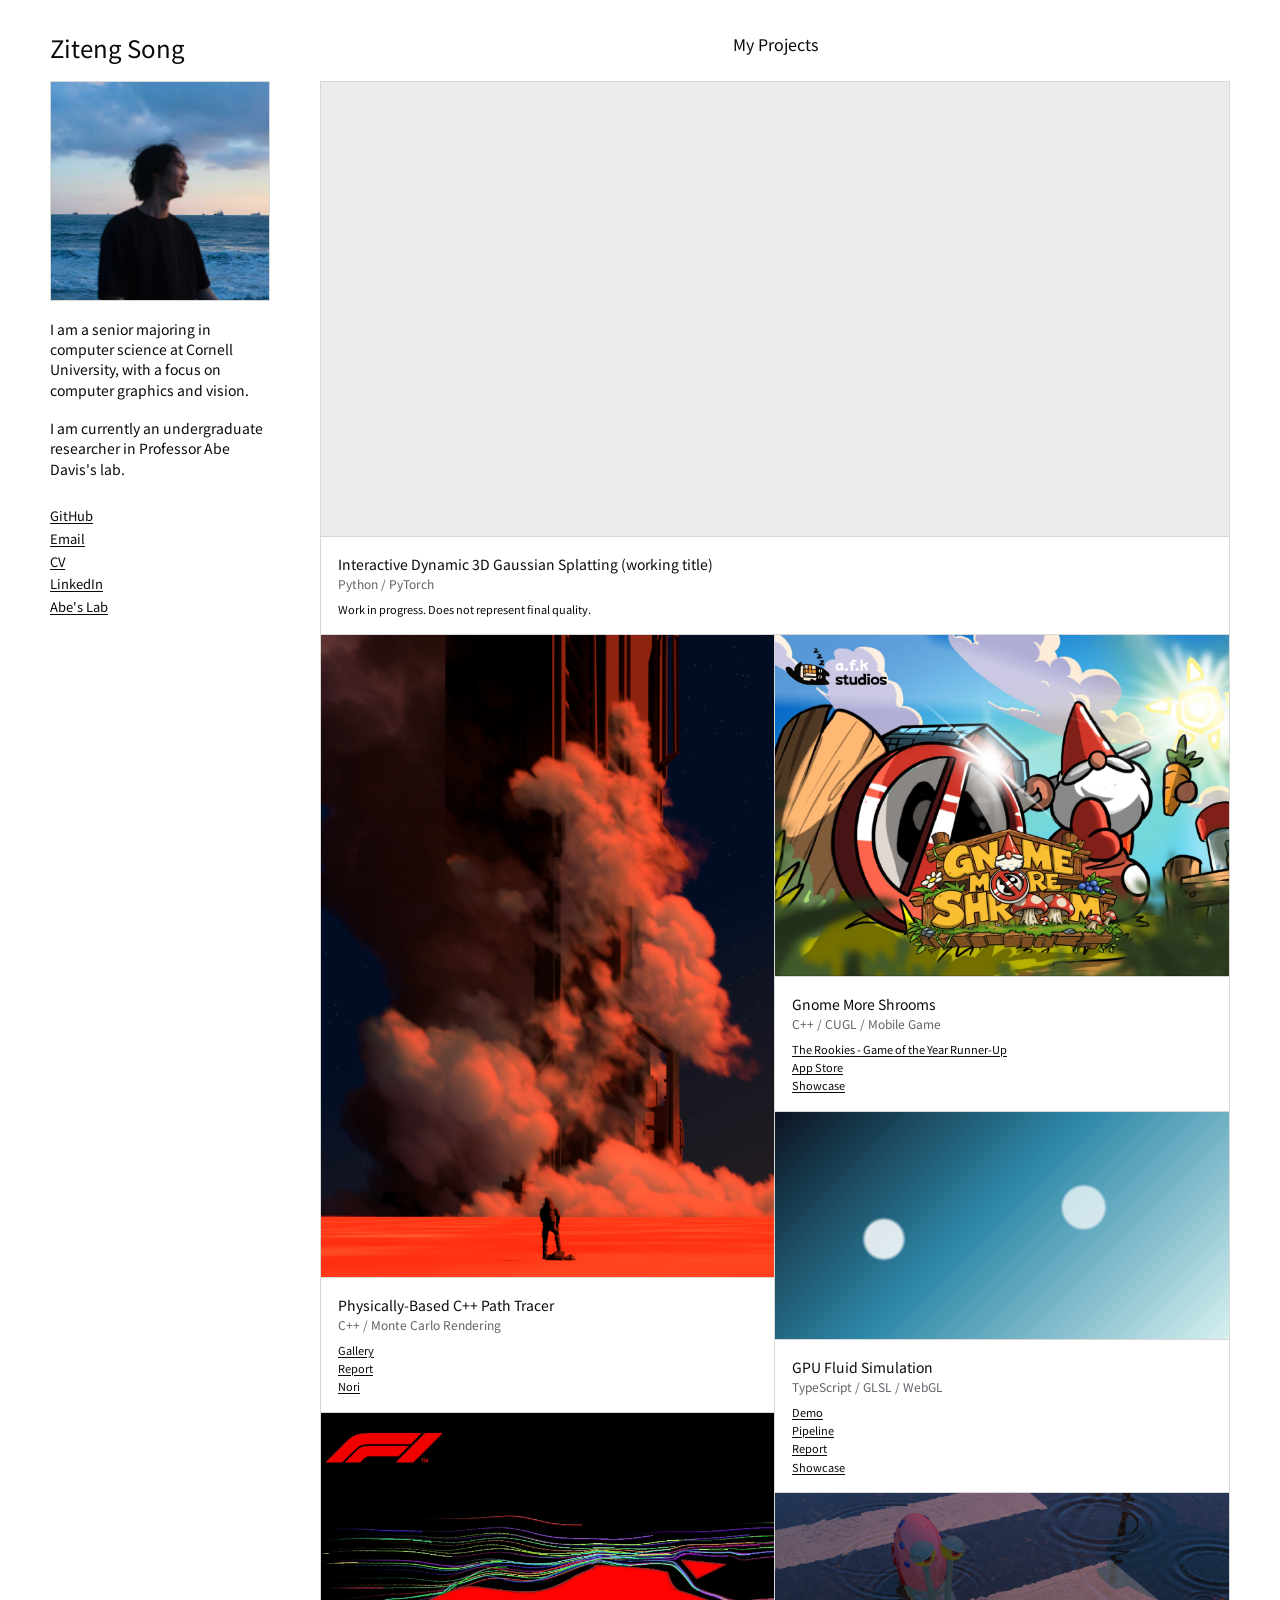
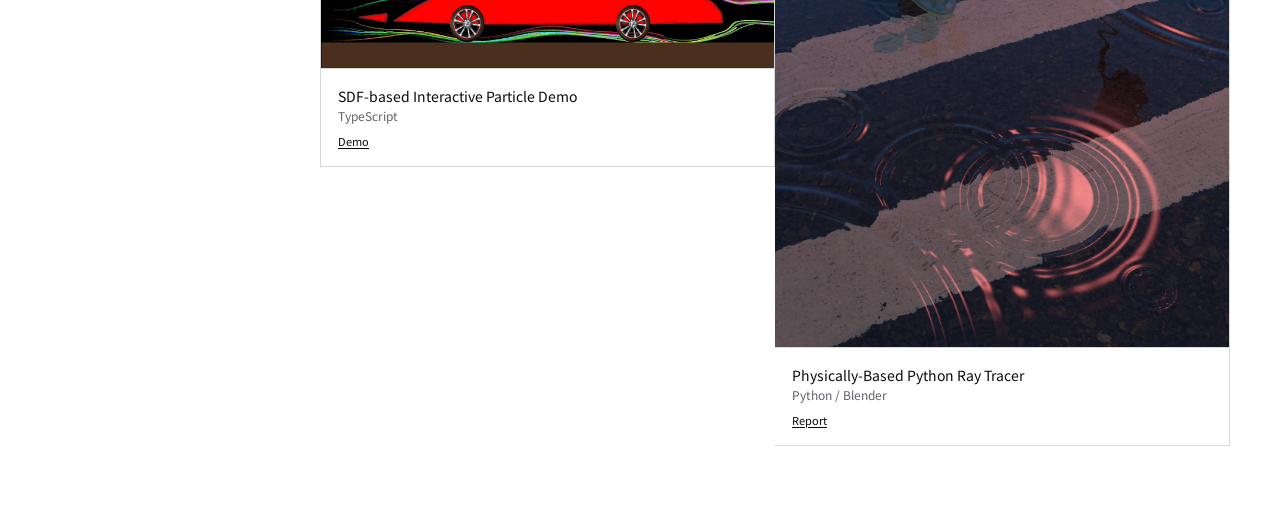
<file: index.html>
<!doctype html>
<html lang="en">
  <head>
    <meta charset="utf-8" />
    <meta name="viewport" content="width=device-width, initial-scale=1" />
    <meta
      name="description"
      content="Ziteng Song's personal portfolio for computer graphics, rendering, games, and machine learning systems."
    />
    <title>Ziteng Song</title>
    <link rel="preconnect" href="https://fonts.googleapis.com" />
    <link rel="preconnect" href="https://fonts.gstatic.com" crossorigin />
    <link
      href="https://fonts.googleapis.com/css2?family=Noto+Sans+JP:wght@400;700&family=Space+Mono:ital,wght@0,400;0,700;1,400&display=swap"
      rel="stylesheet"
    />
    <link rel="stylesheet" href="layout.css" />
    <link rel="stylesheet" href="styles.css" />
  </head>
  <body>
    <main id="top" class="site-layout homepage">
      <aside class="site-sidebar profile-column" aria-label="Profile">
        <h1 class="site-name">Ziteng Song</h1>
        <img class="profile-photo" src="img/profile.jpg" width="1280" height="1280" alt="Ziteng Song by the sea" />
        <p>
          I am a senior majoring in computer science at Cornell University, with a focus on computer graphics and vision.
        </p>
        <p>
          I am currently an undergraduate researcher in Professor Abe Davis's lab.
        </p>
        <ul class="profile-links" aria-label="Links">
          <li><a href="https://github.com/tssensei">GitHub</a></li>
          <li><a href="mailto:zs292@cornell.edu">Email</a></li>
          <li><a href="/resume.pdf" target="_blank" rel="noopener noreferrer">CV</a></li>
          <li><a href="https://www.linkedin.com/in/ziteng-song-3b3660303/" target="_blank" rel="noopener noreferrer">LinkedIn</a></li>
          <li><a href="https://www.cs.cornell.edu/abe/group/" target="_blank" rel="noreferrer">Abe's Lab</a></li>
        </ul>
      </aside>

      <section class="projects-column" aria-labelledby="projects-heading">
        <h2 id="projects-heading">My Projects</h2>
        <div class="project-grid">
          <article class="project-card featured-project" tabindex="0">
            <div class="project-thumb">
              <video class="project-video" autoplay muted loop playsinline preload="metadata" aria-label="Interactive Dynamic 3D Gaussian Splatting preview">
                <source src="img/project.mp4?v=2" type="video/mp4" />
              </video>
            </div>
            <div class="project-copy">
              <div class="project-heading">
                <h3>Interactive Dynamic 3D Gaussian Splatting (working title)</h3>
                <p class="project-meta">Python / PyTorch</p>
              </div>
              <p class="project-links">Work in progress. Does not represent final quality.</p>
            </div>
            <div class="project-details">
              <p class="project-details-intro">Work in progress! Estimated to finish by November 2026.</p>
            </div>
          </article>

          <div class="project-stack">
            <article class="project-card renderer-card">
              <div class="project-thumb renderer-thumb">
                <img
                  src="img/render.png"
                  alt="Volumetric scene rendered with the physically-based C++ renderer"
                />
              </div>
              <div class="project-copy">
                <div class="project-heading">
                  <h3>Physically-Based C++ Path Tracer</h3>
                  <p class="project-meta">C++ / Monte Carlo Rendering</p>
                </div>
                <p class="project-links">
                  <a href="gallery/index.html">Gallery</a>
                  <a href="renderer-report/report.html">Report</a>
                  <a href="https://wjakob.github.io/nori/" target="_blank" rel="noreferrer">Nori</a>
                </p>
              </div>
              <div class="project-details">
                <p class="project-details-intro">
                  Extended a minimal educational ray tracer into a full physically based renderer.
                </p>
                <dl>
                  <dt>Acceleration</dt>
                  <dd>Binned-SAH BVH with optimized traversal and multithreaded construction.</dd>
                  <dt>Shading</dt>
                  <dd>Diffuse, dielectric, and microfacet BSDFs; textured materials and HDR environment lighting.</dd>
                  <dt>Light transport</dt>
                  <dd>Path tracing with next-event estimation, multiple importance sampling (MIS), and Russian roulette.</dd>
                  <dt>Volumes</dt>
                  <dd>Heterogeneous participating media, delta tracking, HG/DHG phase functions, volumetric path tracing.</dd>
                </dl>
              </div>
            </article>

            <article class="project-card sdf-particle-card">
              <div class="project-thumb sdf-particle-thumb" aria-hidden="true">
                <video class="project-video" autoplay muted loop playsinline preload="auto" poster="sdf.png">
                  <source src="f52c7c8ffcb9cdb02056b2d9d01cc2ef.mp4" type="video/mp4" />
                </video>
              </div>
              <div class="project-copy">
                <div class="project-heading">
                  <h3>SDF-based Interactive Particle Demo</h3>
                  <p class="project-meta">TypeScript</p>
                </div>
                <p class="project-links">
                  <a href="sdf-particle-demo/index.html">Demo</a>
                </p>
              </div>
              <div class="project-details">
                <p class="project-details-intro">
                  This is an interactive demo using Bezier splines and Signed Distance Field(SDF). Build your F1 car and have fun!
                </p>
              </div>
            </article>

          </div>

          <div class="project-stack">
            <article class="project-card gnome-card">
              <div class="project-thumb gnome-thumb">
                <img
                  src="img/game.webp"
                  width="1400"
                  height="1050"
                  alt="Gnome More Shrooms game cover"
                />
              </div>
              <div class="project-copy">
                <div class="project-heading">
                  <h3>Gnome More Shrooms</h3>
                  <p class="project-meta">C++ / CUGL / Mobile Game</p>
                </div>
                <p class="project-links">
                  <a href="https://www.therookies.co/entries/50955" target="_blank" rel="noreferrer">The Rookies - Game of the Year Runner-Up</a>
                  <a
                    href="https://apps.apple.com/us/app/gnome-more-shrooms/id6762518372"
                    target="_blank"
                    rel="noreferrer"
                  >App Store</a>
                  <a
                    href="https://gdiac.cs.cornell.edu/gdiac/showcase/games/gnome_more_shrooms/"
                    target="_blank"
                    rel="noreferrer"
                  >Showcase</a>
                </p>
              </div>
              <div class="project-details">
                <p class="project-details-intro">
                  A mobile game built with a C++ engine. Just won the Game of the Year Runner-Up award at the 2026 Rookie Awards!<br /><br />
                  Players plant, grow, and harvest crops, then load them into towers as ammunition against waves of invading mushrooms. They expand the garden, unlock new crops and upgrades, and defend the Orchadium through the final boss wave.<br /><br />
                  See The Rookies page below for more details.
                </p>
              </div>
            </article>

            <article class="project-card fluid-card">
              <div class="project-thumb fluid-thumb" aria-hidden="true">
                <video class="project-video" autoplay muted loop playsinline preload="auto">
                  <source src="img/fluid-loop-v3.mp4" type="video/mp4" />
                </video>
              </div>
              <div class="project-copy">
                <div class="project-heading">
                  <h3>GPU Fluid Simulation</h3>
                  <p class="project-meta">TypeScript / GLSL / WebGL</p>
                </div>
                <p class="project-links">
                  <a href="fluid-demo/index.html">Demo</a>
                  <a href="fluid-demo/pipeline.html">Pipeline</a>
                  <a href="fluid-demo/report.html">Report</a>
                  <a
                    href="https://www.cs.cornell.edu/courses/cs4620/2025fa/assignments/docs/assignments/FinalProject/standouts/"
                    target="_blank"
                    rel="noreferrer"
                  >Showcase</a>
                </p>
              </div>
              <div class="project-details">
                <p class="project-details-intro">
                  Built a GPU-resident SPH fluid simulator and volumetric water renderer for WebGL.
                </p>
                <dl>
                  <dt>Simulation</dt>
                  <dd>Predict-correct SPH with pressure, near-pressure, viscosity, and fixed substeps.</dd>
                  <dt>GPU pipeline</dt>
                  <dd>Particle state packed into floating-point textures with ping-pong updates and a same-frame density pass.</dd>
                  <dt>Neighbor search</dt>
                  <dd>3D spatial hashing, parallel bitonic sort, and constant-time cell-range lookup.</dd>
                  <dt>Collisions</dt>
                  <dd>Mesh-to-SDF voxelization with trilinear distance and gradient sampling.</dd>
                  <dt>Rendering</dt>
                  <dd>Density-field ray marching with Beer-Lambert absorption, depth occlusion, and reconstructed normals.</dd>
                </dl>
              </div>
            </article>

            <article class="project-card python-raytracer-card">
              <div class="project-thumb python-raytracer-thumb">
                <img
                  src="img/python-raytracer.png"
                  width="1200"
                  height="1200"
                  alt="Puddle scene rendered with the physically-based Python ray tracer"
                />
              </div>
              <div class="project-copy">
                <div class="project-heading">
                  <h3>Physically-Based Python Ray Tracer</h3>
                  <p class="project-meta">Python / Blender</p>
                </div>
                <p class="project-links">
                  <a href="python-raytracer/report.html">Report</a>
                </p>
              </div>
              <div class="project-details">
                <p class="project-details-intro">
                  Built a physically based ray tracer with Python:
                </p>
                <ul class="project-feature-list">
                  <li>Schlick Fresnel</li>
                  <li>Texture mapping</li>
                  <li>BVH acceleration structure</li>
                  <li>NumPy vectorization</li>
                  <li>Tile-based multiprocessing</li>
                </ul>
              </div>
            </article>
          </div>
        </div>
      </section>

    </main>

    <script src="script.js?v=3"></script>
  </body>
</html>
</file>
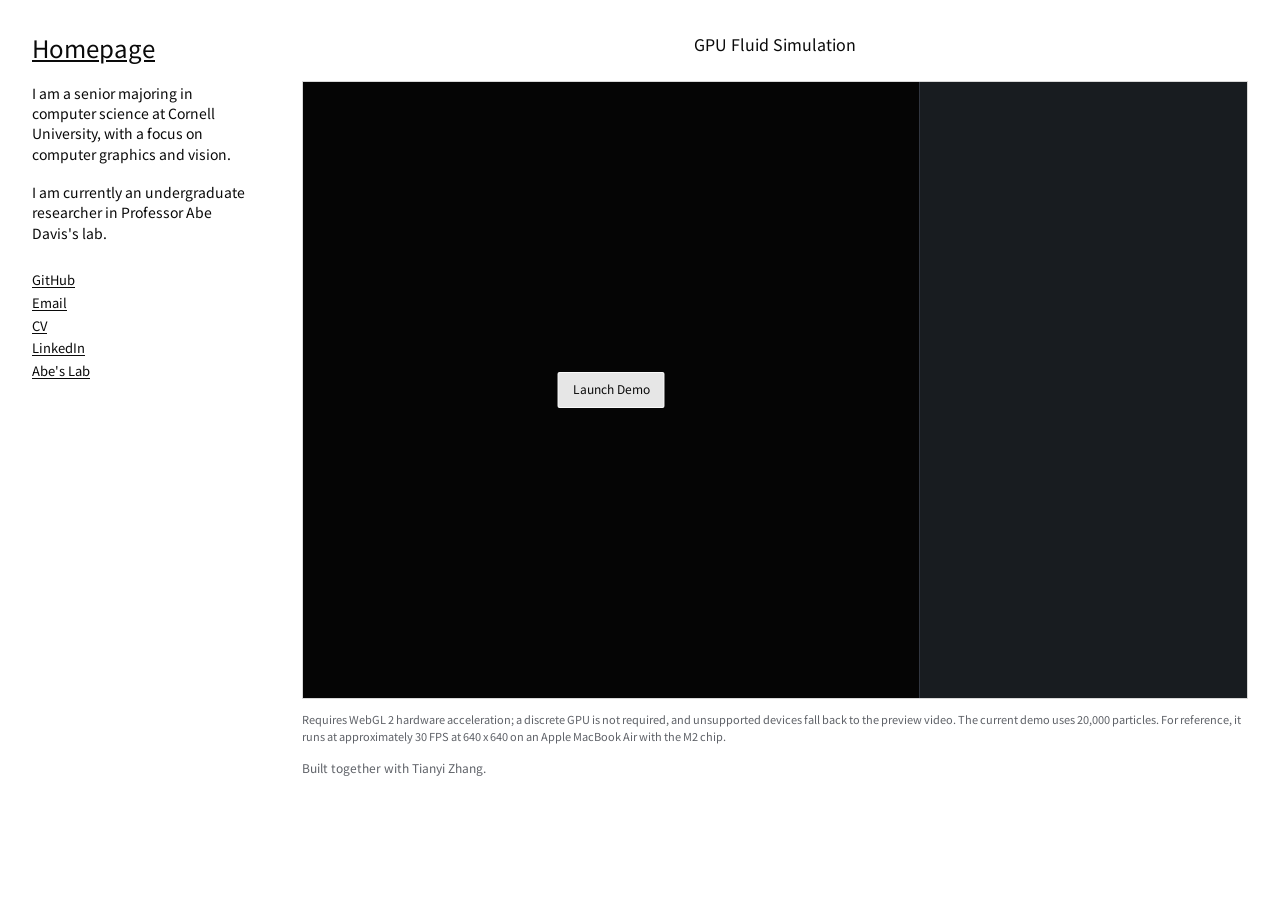
<file: fluid-demo/index.html>
<!doctype html>
<html lang="en">
  <head>
    <meta charset="utf-8" />
    <meta name="viewport" content="width=device-width, initial-scale=1" />
    <meta
      name="description"
      content="Interactive GPU fluid simulation demo by Ziteng Song."
    />
    <title>GPU Fluid Simulation | Ziteng Song</title>
    <link rel="preconnect" href="https://fonts.googleapis.com" />
    <link rel="preconnect" href="https://fonts.gstatic.com" crossorigin />
    <link
      href="https://fonts.googleapis.com/css2?family=Noto+Sans+JP:wght@400;700&family=Space+Mono:ital,wght@0,400;0,700;1,400&display=swap"
      rel="stylesheet"
    />
    <link rel="stylesheet" href="../layout.css" />
    <link rel="stylesheet" href="../styles.css" />
    <link rel="stylesheet" href="./demo.css" />
  </head>
  <body>
    <main class="site-layout">
      <aside class="site-sidebar profile-column" aria-label="Profile">
        <h1 class="site-name"><a href="../index.html">Homepage</a></h1>
        <p>
          I am a senior majoring in computer science at Cornell University, with a focus on computer graphics and vision.
        </p>
        <p>
          I am currently an undergraduate researcher in Professor Abe Davis's lab.
        </p>
        <ul class="profile-links" aria-label="Links">
          <li><a href="https://github.com/tssensei">GitHub</a></li>
          <li><a href="mailto:zs292@cornell.edu">Email</a></li>
          <li><a href="/resume.pdf" target="_blank" rel="noopener noreferrer">CV</a></li>
          <li><a href="https://www.linkedin.com/in/ziteng-song-3b3660303/" target="_blank" rel="noopener noreferrer">LinkedIn</a></li>
          <li><a href="https://www.cs.cornell.edu/abe/group/" target="_blank" rel="noreferrer">Abe's Lab</a></li>
        </ul>
      </aside>
      <section class="fluid-demo-column" aria-labelledby="fluid-demo-title">
        <h2 id="fluid-demo-title">GPU Fluid Simulation</h2>
        <div class="fluid-demo-stage" id="fluid-demo-stage">
          <div class="fluid-demo-preview">
            <video
              class="fluid-demo-fallback"
              src="../img/fluid-loop-v3.mp4"
              autoplay
              muted
              loop
              playsinline
              preload="metadata"
            ></video>
            <button class="fluid-demo-launch" id="fluid-demo-launch" type="button">Launch Demo</button>
            <p class="fluid-demo-status" id="fluid-demo-status" role="status" hidden></p>
          </div>
          <div class="fluid-demo-panel-placeholder" aria-hidden="true"></div>
        </div>
        <p class="fluid-demo-note">
          Requires WebGL 2 hardware acceleration; a discrete GPU is not required, and unsupported devices fall
          back to the preview video. The current demo uses 20,000 particles. For reference, it runs at approximately
          30 FPS at 640 x 640 on an Apple MacBook Air with the M2 chip.
        </p>
        <p class="fluid-demo-credit">Built together with Tianyi Zhang.</p>
      </section>
    </main>
    <script src="./demo.js" defer></script>
  </body>
</html>
</file>
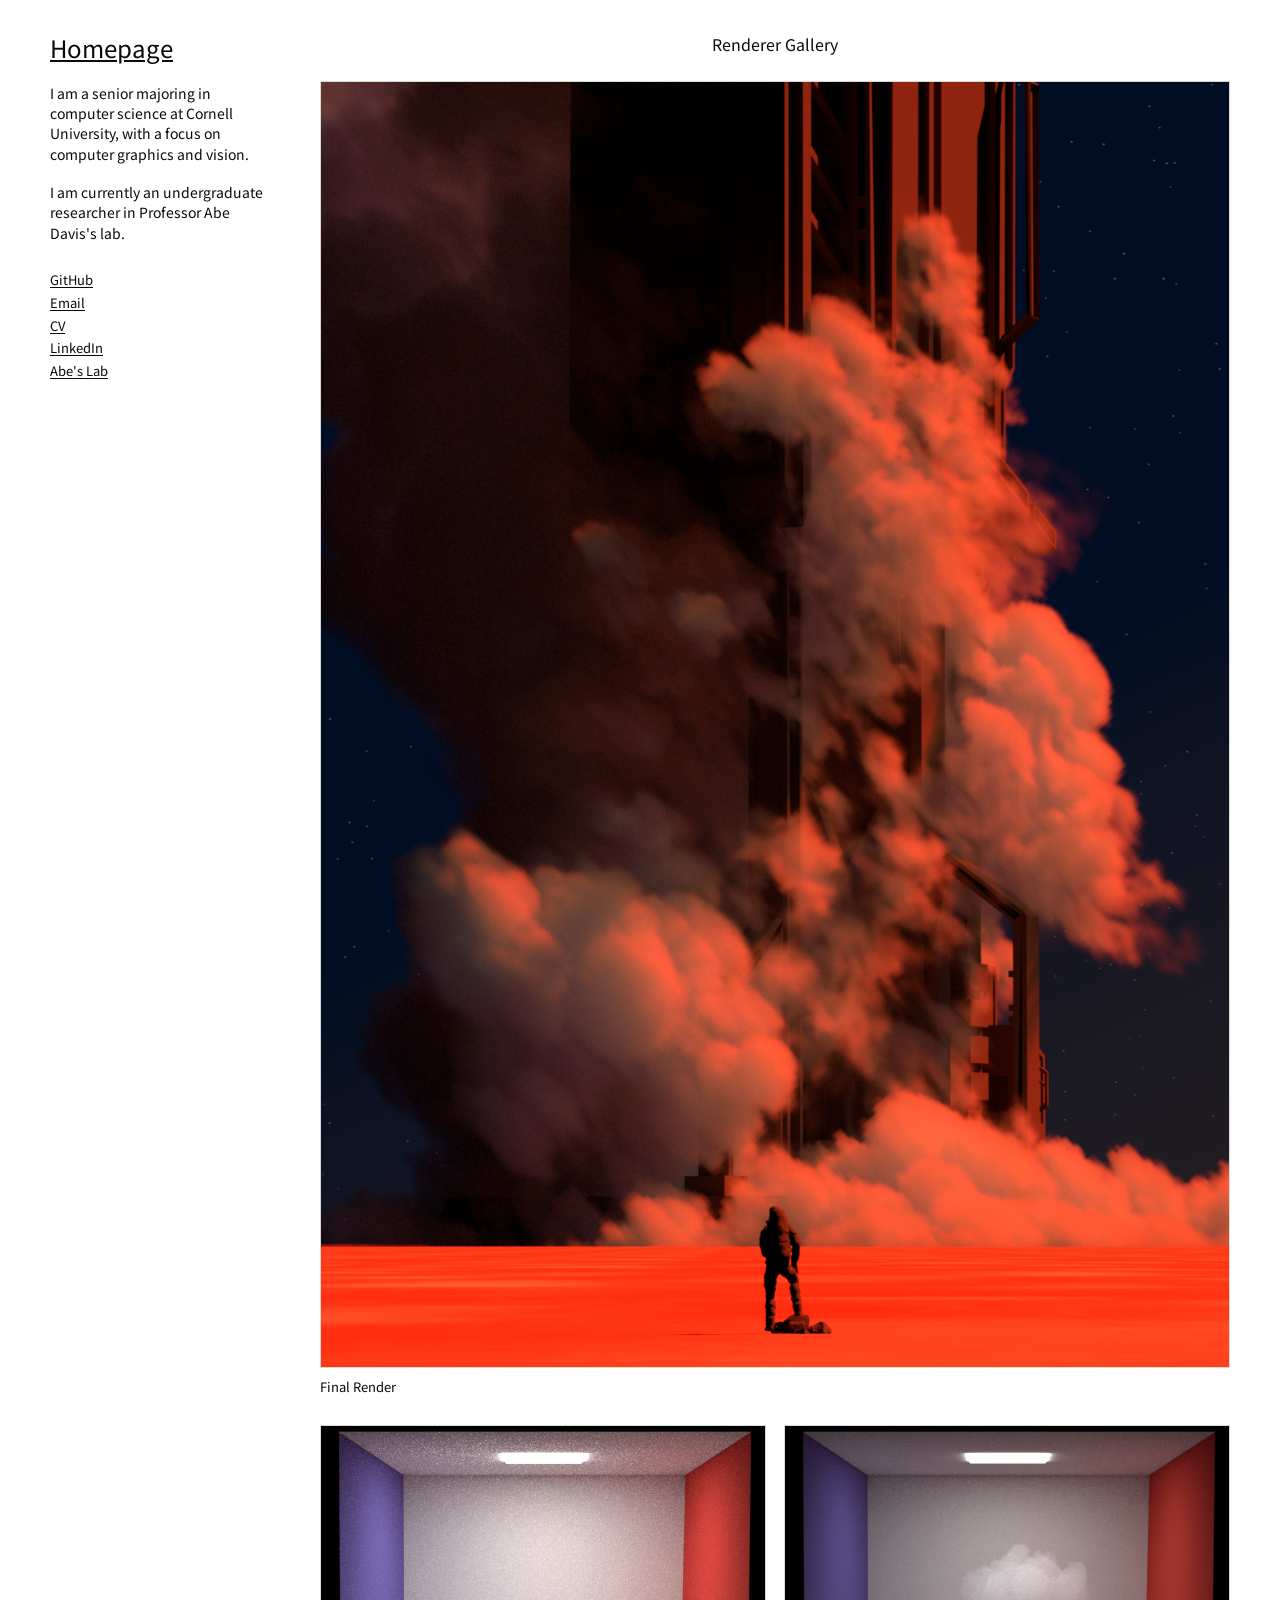
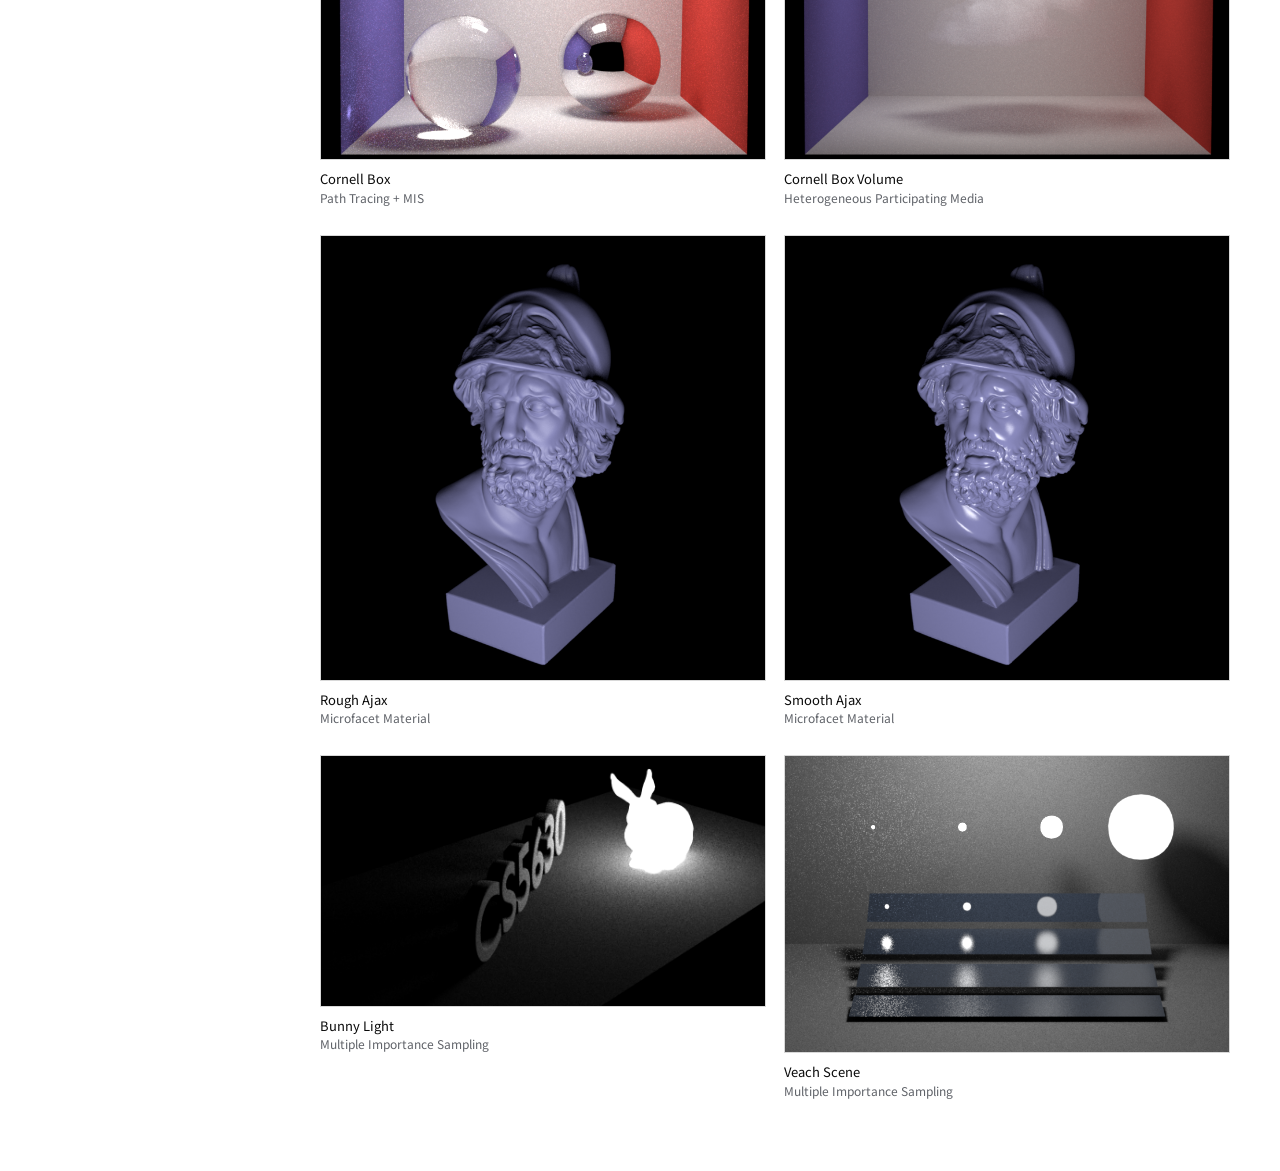
<file: gallery/index.html>
<!doctype html>
<html lang="en">
  <head>
    <meta charset="utf-8" />
    <meta name="viewport" content="width=device-width, initial-scale=1" />
    <meta
      name="description"
      content="Selected results from Ziteng Song's physically based C++ renderer."
    />
    <title>Renderer Gallery | Ziteng Song</title>
    <link rel="preconnect" href="https://fonts.googleapis.com" />
    <link rel="preconnect" href="https://fonts.gstatic.com" crossorigin />
    <link
      href="https://fonts.googleapis.com/css2?family=Noto+Sans+JP:wght@400;700&family=Space+Mono:ital,wght@0,400;0,700;1,400&display=swap"
      rel="stylesheet"
    />
    <link rel="stylesheet" href="../layout.css" />
    <link rel="stylesheet" href="../styles.css" />
    <link rel="stylesheet" href="./gallery.css" />
  </head>
  <body>
    <main class="site-layout gallery-layout">
      <aside class="site-sidebar profile-column" aria-label="Profile">
        <h1 class="site-name"><a href="../index.html">Homepage</a></h1>
        <p>
          I am a senior majoring in computer science at Cornell University, with a focus on computer graphics and vision.
        </p>
        <p>
          I am currently an undergraduate researcher in Professor Abe Davis's lab.
        </p>
        <ul class="profile-links" aria-label="Links">
          <li><a href="https://github.com/tssensei">GitHub</a></li>
          <li><a href="mailto:zs292@cornell.edu">Email</a></li>
          <li><a href="/resume.pdf" target="_blank" rel="noopener noreferrer">CV</a></li>
          <li><a href="https://www.linkedin.com/in/ziteng-song-3b3660303/" target="_blank" rel="noopener noreferrer">LinkedIn</a></li>
          <li><a href="https://www.cs.cornell.edu/abe/group/" target="_blank" rel="noreferrer">Abe's Lab</a></li>
        </ul>
      </aside>

      <section class="gallery-column" aria-labelledby="gallery-title">
        <h2 id="gallery-title">Renderer Gallery</h2>
        <div class="gallery-grid">
          <figure class="gallery-item gallery-item-wide">
            <img
              src="../img/render.png"
              width="1130"
              height="1600"
              alt="Final volumetric scene rendered with the physically based C++ path tracer"
            />
            <figcaption><strong>Final Render</strong></figcaption>
          </figure>

          <figure class="gallery-item">
            <img
              src="./cbox_mis.png"
              width="800"
              height="600"
              alt="Cornell box rendered using path tracing and multiple importance sampling"
            />
            <figcaption>
              <strong>Cornell Box</strong>
              <span>Path Tracing + MIS</span>
            </figcaption>
          </figure>

          <figure class="gallery-item">
            <img
              src="./cbox_envmap_vol_box.png"
              width="800"
              height="600"
              alt="Cornell box with heterogeneous participating media and environment lighting"
            />
            <figcaption>
              <strong>Cornell Box Volume</strong>
              <span>Heterogeneous Participating Media</span>
            </figcaption>
          </figure>

          <figure class="gallery-item">
            <img
              src="./ajax-rough.png"
              width="768"
              height="768"
              loading="lazy"
              alt="Ajax bust rendered with a rough microfacet material"
            />
            <figcaption>
              <strong>Rough Ajax</strong>
              <span>Microfacet Material</span>
            </figcaption>
          </figure>

          <figure class="gallery-item">
            <img
              src="./ajax-smooth.png"
              width="768"
              height="768"
              loading="lazy"
              alt="Ajax bust rendered with a smooth microfacet material"
            />
            <figcaption>
              <strong>Smooth Ajax</strong>
              <span>Microfacet Material</span>
            </figcaption>
          </figure>

          <figure class="gallery-item">
            <img
              src="./5630-bunnylight.png"
              width="960"
              height="540"
              loading="lazy"
              alt="Bunny scene rendered with multiple importance sampling"
            />
            <figcaption>
              <strong>Bunny Light</strong>
              <span>Multiple Importance Sampling</span>
            </figcaption>
          </figure>

          <figure class="gallery-item">
            <img
              src="./veach_mis.png"
              width="768"
              height="512"
              loading="lazy"
              alt="Veach scene rendered with multiple importance sampling"
            />
            <figcaption>
              <strong>Veach Scene</strong>
              <span>Multiple Importance Sampling</span>
            </figcaption>
          </figure>
        </div>
      </section>
    </main>
  </body>
</html>
</file>
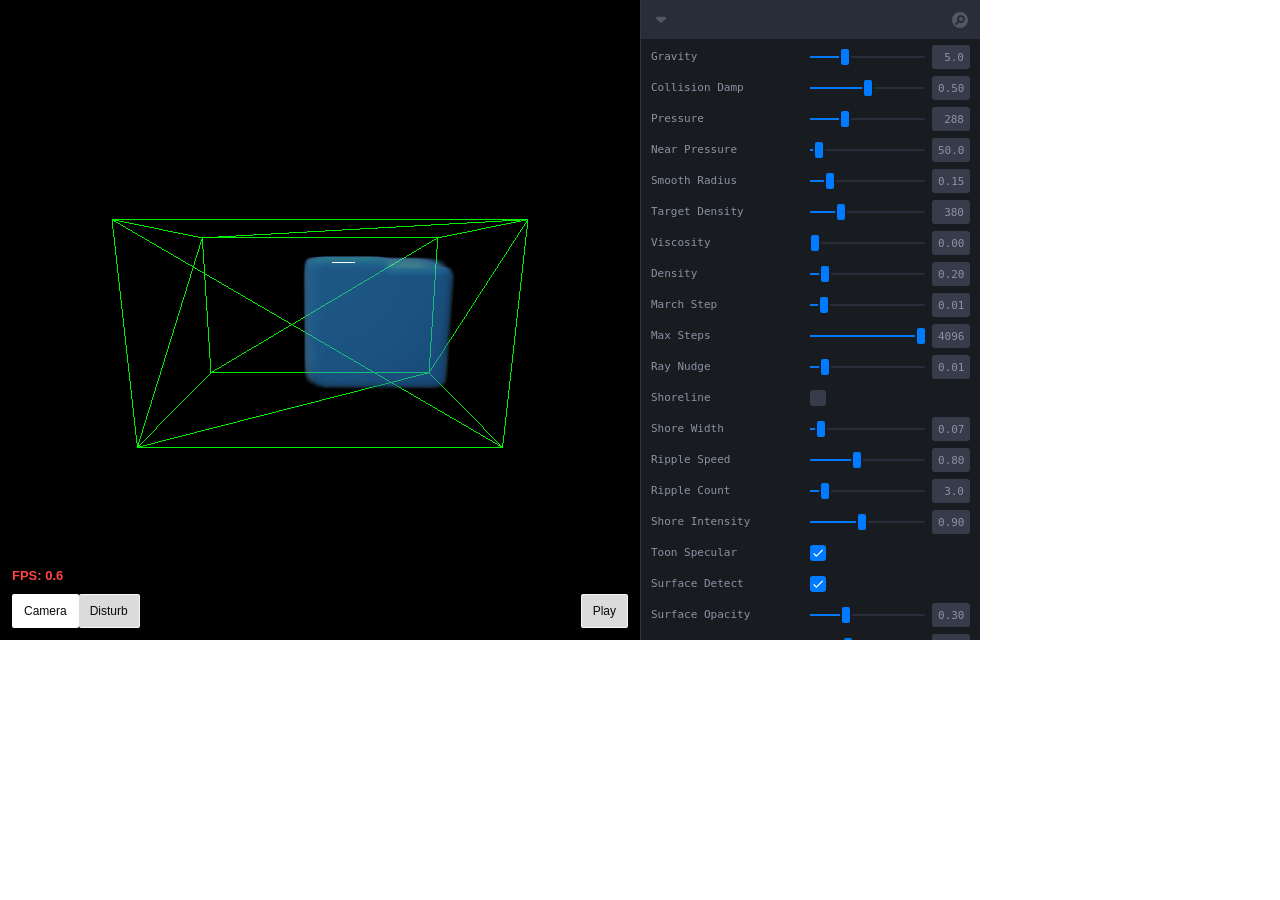
<file: fluid-demo/app/index.html>
<!doctype html><html lang="en"><head><meta charset="utf-8"/><meta name="viewport" content="width=device-width,initial-scale=1"/><meta name="theme-color" content="#000000"/><meta name="description" content="Interactive GPU fluid simulation by Ziteng Song"><title>GPU Fluid Simulation</title><script defer="defer" src="./static/js/main.47db3f85.js"></script><link href="./static/css/main.7eca6c88.css" rel="stylesheet"></head><body><noscript>You need to enable JavaScript to run this app.</noscript><div id="root"></div></body></html>
</file>
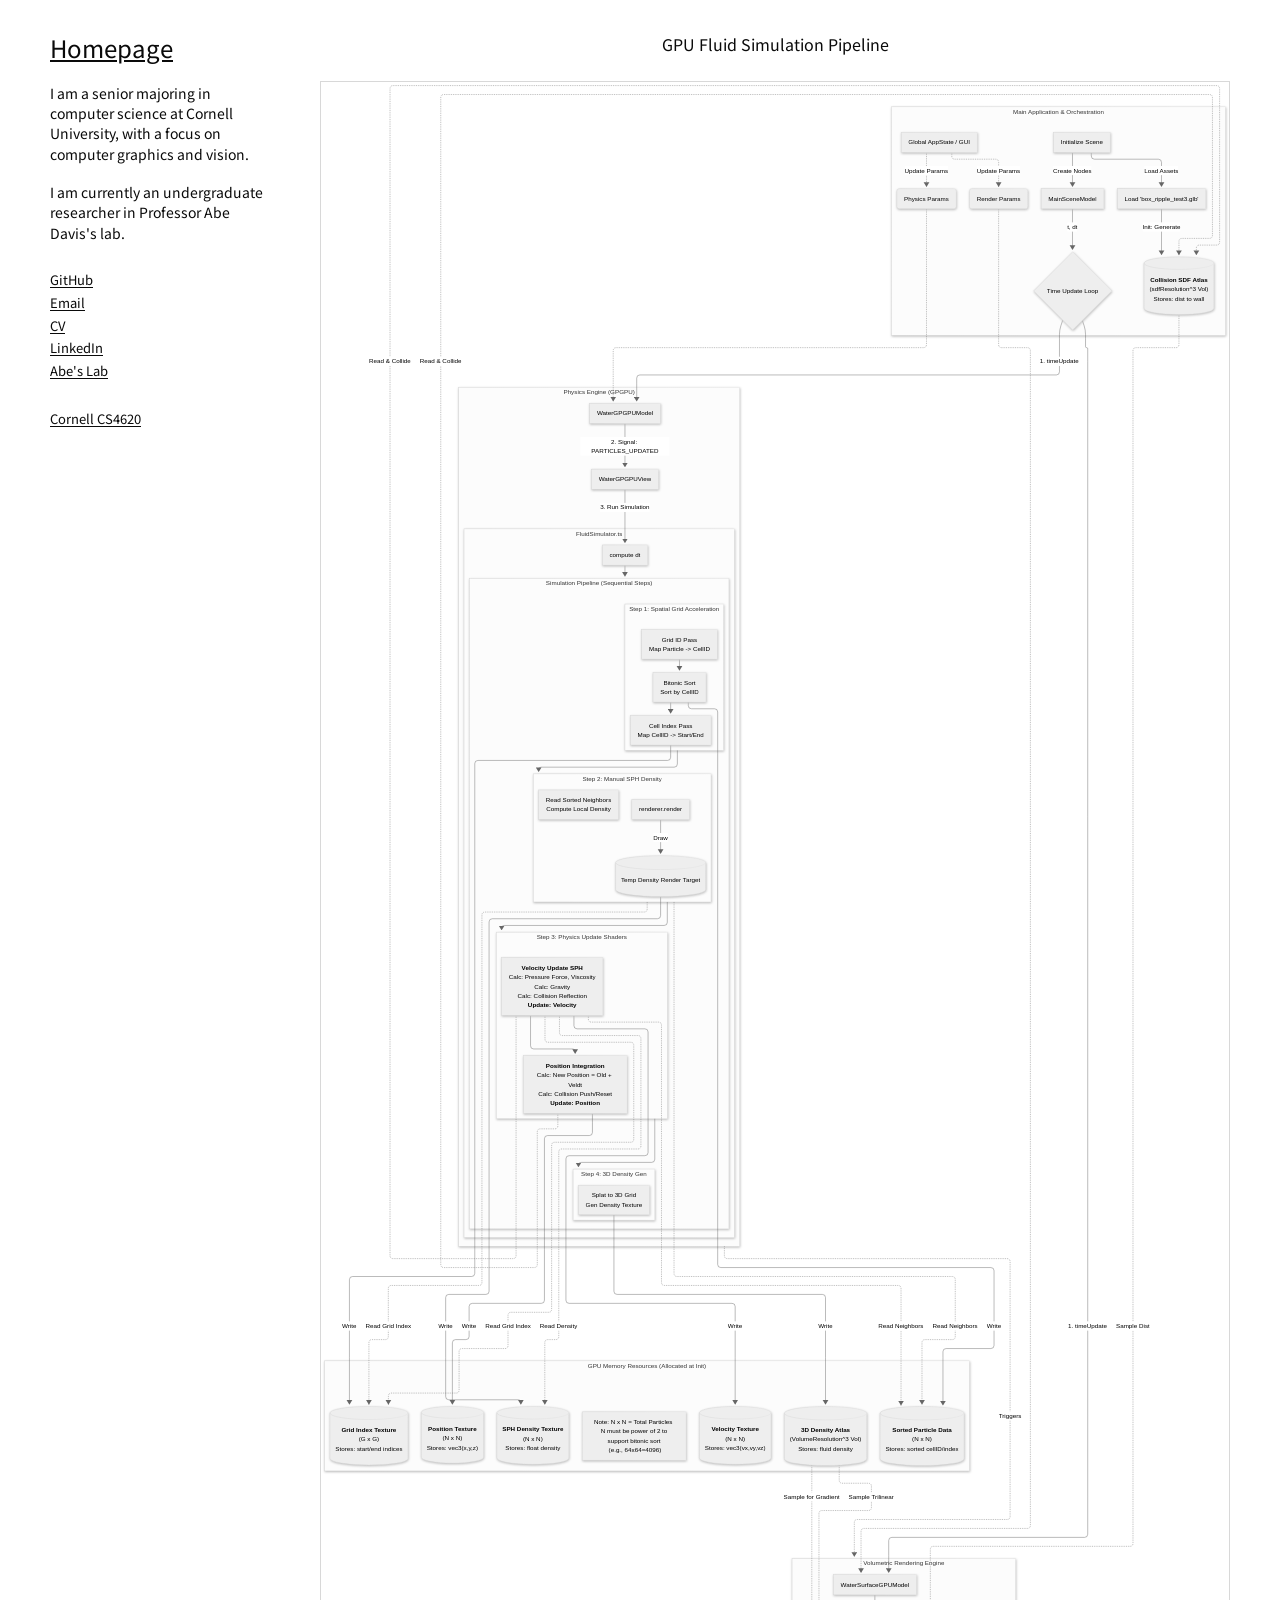
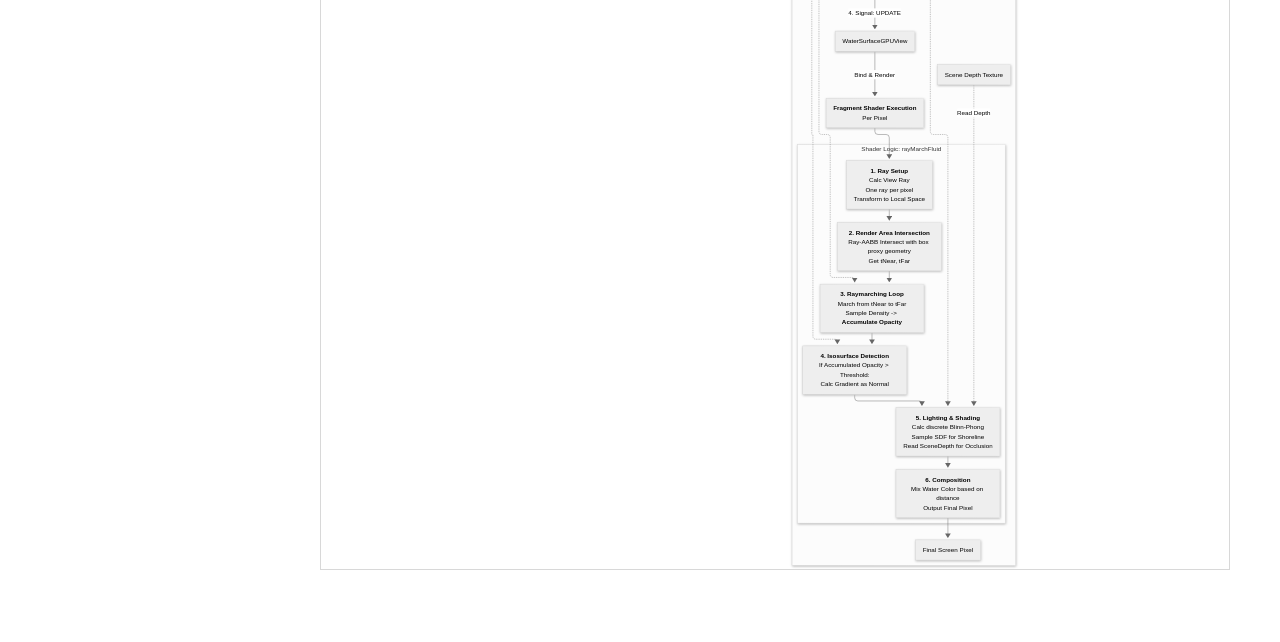
<file: fluid-demo/pipeline.html>
<!doctype html>
<html lang="en">
  <head>
    <meta charset="utf-8" />
    <meta name="viewport" content="width=device-width, initial-scale=1" />
    <meta
      name="description"
      content="GPU SPH fluid simulation and ray-marching pipeline by Ziteng Song."
    />
    <title>GPU Fluid Simulation Pipeline | Ziteng Song</title>
    <link rel="preconnect" href="https://fonts.googleapis.com" />
    <link rel="preconnect" href="https://fonts.gstatic.com" crossorigin />
    <link
      href="https://fonts.googleapis.com/css2?family=Noto+Sans+JP:wght@400;700&family=Space+Mono:ital,wght@0,400;0,700;1,400&display=swap"
      rel="stylesheet"
    />
    <link rel="stylesheet" href="../layout.css" />
    <link rel="stylesheet" href="../styles.css" />
    <link rel="stylesheet" href="./pipeline.css" />
  </head>
  <body>
    <main class="site-layout pipeline-layout">
      <aside class="site-sidebar profile-column pipeline-sidebar" aria-label="Profile and pipeline navigation">
        <h1 class="site-name"><a href="../index.html">Homepage</a></h1>
        <p>
          I am a senior majoring in computer science at Cornell University, with a focus on computer graphics and vision.
        </p>
        <p>
          I am currently an undergraduate researcher in Professor Abe Davis's lab.
        </p>
        <ul class="profile-links" aria-label="Links">
          <li><a href="https://github.com/tssensei">GitHub</a></li>
          <li><a href="mailto:zs292@cornell.edu">Email</a></li>
          <li><a href="/resume.pdf" target="_blank" rel="noopener noreferrer">CV</a></li>
          <li><a href="https://www.linkedin.com/in/ziteng-song-3b3660303/" target="_blank" rel="noopener noreferrer">LinkedIn</a></li>
          <li><a href="https://www.cs.cornell.edu/abe/group/" target="_blank" rel="noreferrer">Abe's Lab</a></li>
        </ul>
        <a
          class="pipeline-course"
          href="https://www.cs.cornell.edu/courses/cs4620/2025fa/"
        >Cornell CS4620</a>
      </aside>
      <section class="pipeline-column" aria-labelledby="pipeline-title">
        <h2 id="pipeline-title">GPU Fluid Simulation Pipeline</h2>
        <a
          class="pipeline-figure-link"
          href="./pipeline.svg"
          target="_blank"
          rel="noreferrer"
          aria-label="Open the pipeline diagram at full size"
        >
          <img
            class="pipeline-figure"
            src="./pipeline.svg"
            alt="Pipeline diagram for the GPU SPH fluid simulation and ray-marched volumetric renderer"
          />
        </a>
      </section>
    </main>
  </body>
</html>
</file>
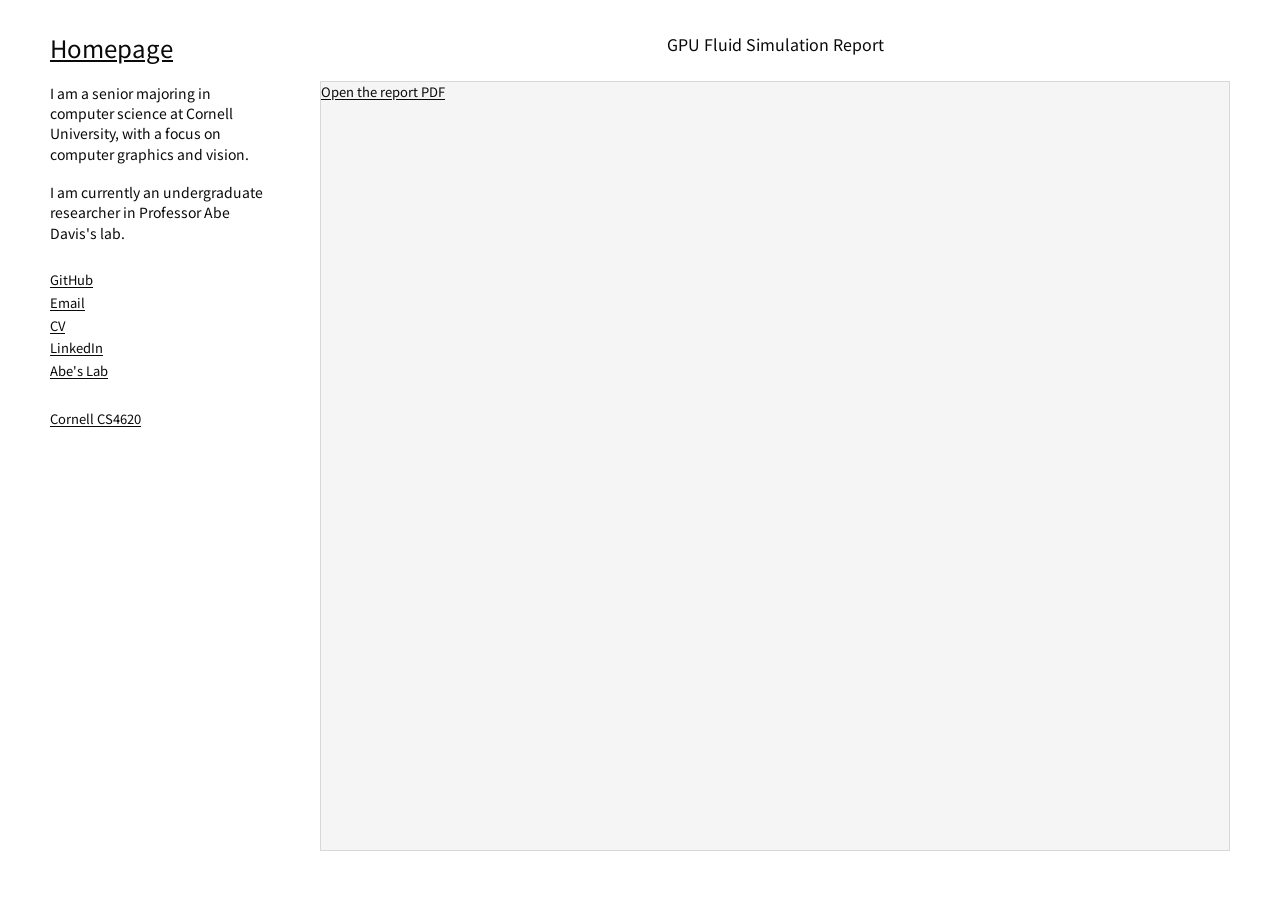
<file: fluid-demo/report.html>
<!doctype html>
<html lang="en">
  <head>
    <meta charset="utf-8" />
    <meta name="viewport" content="width=device-width, initial-scale=1" />
    <meta name="description" content="GPU fluid simulation final project report by Ziteng Song." />
    <title>GPU Fluid Simulation Report | Ziteng Song</title>
    <link rel="preconnect" href="https://fonts.googleapis.com" />
    <link rel="preconnect" href="https://fonts.gstatic.com" crossorigin />
    <link
      href="https://fonts.googleapis.com/css2?family=Noto+Sans+JP:wght@400;700&family=Space+Mono:ital,wght@0,400;0,700;1,400&display=swap"
      rel="stylesheet"
    />
    <link rel="stylesheet" href="../layout.css" />
    <link rel="stylesheet" href="../styles.css" />
    <link rel="stylesheet" href="./report.css" />
  </head>
  <body>
    <main class="site-layout fluid-report-layout">
      <aside class="site-sidebar profile-column fluid-report-sidebar" aria-label="Profile and report navigation">
        <h1 class="site-name"><a href="../index.html">Homepage</a></h1>
        <p>
          I am a senior majoring in computer science at Cornell University, with a focus on computer graphics and vision.
        </p>
        <p>
          I am currently an undergraduate researcher in Professor Abe Davis's lab.
        </p>
        <ul class="profile-links" aria-label="Links">
          <li><a href="https://github.com/tssensei">GitHub</a></li>
          <li><a href="mailto:zs292@cornell.edu">Email</a></li>
          <li><a href="/resume.pdf" target="_blank" rel="noopener noreferrer">CV</a></li>
          <li><a href="https://www.linkedin.com/in/ziteng-song-3b3660303/" target="_blank" rel="noopener noreferrer">LinkedIn</a></li>
          <li><a href="https://www.cs.cornell.edu/abe/group/" target="_blank" rel="noreferrer">Abe's Lab</a></li>
        </ul>
        <a
          class="fluid-report-course"
          href="https://www.cs.cornell.edu/courses/cs4620/2025fa/"
        >Cornell CS4620</a>
      </aside>
      <section class="fluid-report-column" aria-labelledby="fluid-report-title">
        <h2 id="fluid-report-title">GPU Fluid Simulation Report</h2>
        <object class="fluid-report-pdf" data="./report.pdf#view=FitH" type="application/pdf">
          <p><a href="./report.pdf">Open the report PDF</a></p>
        </object>
      </section>
    </main>
  </body>
</html>
</file>
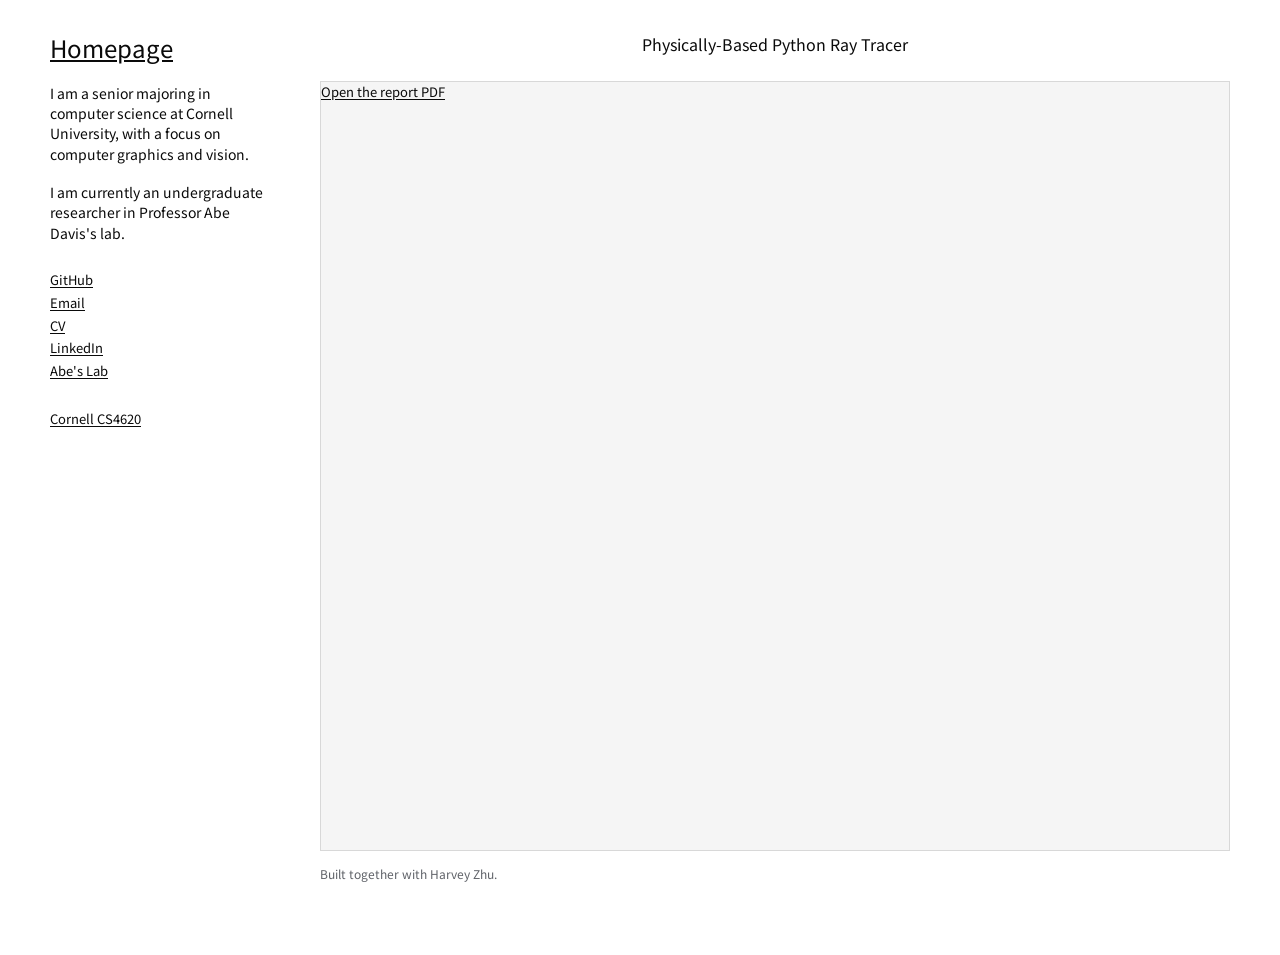
<file: python-raytracer/report.html>
<!doctype html>
<html lang="en">
  <head>
    <meta charset="utf-8" />
    <meta name="viewport" content="width=device-width, initial-scale=1" />
    <meta
      name="description"
      content="Physically-based Python ray tracer report by Ziteng Song."
    />
    <title>Python Ray Tracer Report | Ziteng Song</title>
    <link rel="preconnect" href="https://fonts.googleapis.com" />
    <link rel="preconnect" href="https://fonts.gstatic.com" crossorigin />
    <link
      href="https://fonts.googleapis.com/css2?family=Noto+Sans+JP:wght@400;700&family=Space+Mono:ital,wght@0,400;0,700;1,400&display=swap"
      rel="stylesheet"
    />
    <link rel="stylesheet" href="../layout.css" />
    <link rel="stylesheet" href="../styles.css" />
    <link rel="stylesheet" href="./report.css" />
  </head>
  <body>
    <main class="site-layout python-report-layout">
      <aside class="site-sidebar profile-column python-report-sidebar" aria-label="Profile and report navigation">
        <h1 class="site-name"><a href="../index.html">Homepage</a></h1>
        <p>
          I am a senior majoring in computer science at Cornell University, with a focus on computer graphics and vision.
        </p>
        <p>
          I am currently an undergraduate researcher in Professor Abe Davis's lab.
        </p>
        <ul class="profile-links" aria-label="Links">
          <li><a href="https://github.com/tssensei">GitHub</a></li>
          <li><a href="mailto:zs292@cornell.edu">Email</a></li>
          <li><a href="/resume.pdf" target="_blank" rel="noopener noreferrer">CV</a></li>
          <li><a href="https://www.linkedin.com/in/ziteng-song-3b3660303/" target="_blank" rel="noopener noreferrer">LinkedIn</a></li>
          <li><a href="https://www.cs.cornell.edu/abe/group/" target="_blank" rel="noreferrer">Abe's Lab</a></li>
        </ul>
        <a
          class="python-report-course"
          href="https://www.cs.cornell.edu/courses/cs4620/2025fa/"
        >Cornell CS4620</a>
      </aside>
      <section class="python-report-column" aria-labelledby="python-report-title">
        <h2 id="python-report-title">Physically-Based Python Ray Tracer</h2>
        <object class="python-report-pdf" data="./report.pdf#view=FitH" type="application/pdf">
          <p><a href="./report.pdf">Open the report PDF</a></p>
        </object>
        <p class="python-report-credit">Built together with Harvey Zhu.</p>
      </section>
    </main>
  </body>
</html>
</file>
<file: layout.css>
html {
  scrollbar-gutter: stable both-edges;
}

.site-layout {
  display: grid;
  grid-template-columns: 270px minmax(420px, 1fr);
  width: min(1180px, calc(100vw - 64px));
  margin: 34px auto 72px;
}

.site-sidebar {
  min-width: 0;
  padding-right: 32px;
}

@media (min-width: 921px) {
  .site-sidebar {
    position: sticky;
    top: 34px;
    align-self: start;
  }
}

.site-name {
  margin: 0;
  padding: 0;
  font-size: 24px;
  font-weight: 400;
  line-height: 1.2;
  letter-spacing: 0;
}

@media (max-width: 920px) {
  .site-layout {
    grid-template-columns: 1fr;
    width: min(680px, calc(100vw - 40px));
    margin-top: 28px;
  }

  .site-sidebar {
    padding-right: 0;
  }
}

@media (max-width: 560px) {
  .site-layout {
    width: calc(100vw - 32px);
  }
}
</file>
<file: styles.css>
*, *::before, *::after {
  box-sizing: border-box;
  margin: 0;
  padding: 0;
}

:root {
  --black: #0a0a0a;
  --white: #fff;
  --red: #d10000;
  --mid: #5f6268;
  --light-rule: #d8d8d8;
  --border: 1px solid #d8d8d8;
}

html,
body {
  min-height: 100%;
}

body {
  background: var(--white);
  color: var(--black);
  font-family: "Noto Sans JP", "Space Mono", monospace, sans-serif;
  font-size: 13px;
  line-height: 1.55;
}

a {
  color: inherit;
  text-decoration: underline;
  text-underline-offset: 2px;
}

a:hover {
  color: var(--red);
}

.profile-column,
.projects-column {
  min-width: 0;
}

.profile-column h1 {
  margin-bottom: 20px;
}

.profile-photo {
  display: block;
  width: 220px;
  max-width: 100%;
  height: auto;
  margin-bottom: 18px;
  border: var(--border);
}

@media (min-width: 921px) {
  .homepage .profile-column h1 {
    margin-bottom: 18px;
  }
}

.profile-column p {
  max-width: 220px;
  margin-bottom: 18px;
  color: var(--black);
  font-size: 14px;
  line-height: 1.45;
  letter-spacing: 0;
}

.profile-links {
  margin: 28px 0 0;
  list-style: none;
}

.profile-links li {
  margin-bottom: 4px;
  color: var(--black);
  font-size: 13px;
  line-height: 1.45;
}

.projects-column > h2 {
  margin-bottom: 26px;
  font-size: 16px;
  font-weight: 400;
  line-height: 1.3;
  letter-spacing: 0;
  text-align: center;
}

.projects-column > h2 {
  padding: 0 24px;
}

.project-grid {
  display: grid;
  grid-template-columns: repeat(2, minmax(0, 1fr));
  gap: 0;
}

.project-stack {
  display: flex;
  min-width: 0;
  flex-direction: column;
}

.featured-project {
  grid-column: 1 / -1;
}

.project-card {
  --project-copy-shift: 0px;
  position: relative;
  isolation: isolate;
  overflow: hidden;
  border: var(--border);
  background: var(--white);
}

.project-card::after {
  position: absolute;
  z-index: 1;
  inset: 0;
  background: rgba(255, 255, 255, 0.82);
  content: "";
  opacity: 0;
  pointer-events: none;
  transition: opacity 520ms cubic-bezier(0.22, 1, 0.36, 1);
}

.project-stack + .project-stack .project-card {
  border-left: 0;
}

.project-stack .project-card {
  border-top: 0;
}

.project-thumb {
  position: relative;
  z-index: 0;
  border-bottom: var(--border);
  background: #ececec;
}

.project-thumb:empty {
  min-height: 108px;
}

.project-thumb img,
.project-thumb video {
  display: block;
  width: 100%;
  height: auto;
}

.project-thumb video {
  pointer-events: none;
}

.renderer-thumb {
  background:
    linear-gradient(140deg, rgba(10, 10, 10, 0.72), rgba(209, 0, 0, 0.72)),
    radial-gradient(circle at 70% 28%, #fff7c9 0 8%, transparent 9%),
    linear-gradient(35deg, #17201e, #72533f 52%, #1c2428);
}

.fluid-thumb {
  background:
    radial-gradient(circle at 24% 56%, rgba(255, 255, 255, 0.85) 0 5%, transparent 6%),
    radial-gradient(circle at 68% 42%, rgba(255, 255, 255, 0.72) 0 6%, transparent 7%),
    linear-gradient(135deg, #0c1320, #2d88a8 46%, #d7f0f0);
}

.gnome-thumb {
  background: #fff;
}

.sdf-particle-thumb {
  background: #fff;
}

.python-raytracer-thumb {
  background: #fff;
}

.project-copy {
  position: relative;
  z-index: 2;
  padding: 18px 17px;
}

.project-heading {
  transform: translateY(0);
  transition: transform 620ms cubic-bezier(0.22, 1, 0.36, 1);
  will-change: transform;
}

.project-details {
  position: absolute;
  z-index: 2;
  top: 88px;
  right: 17px;
  left: 17px;
  max-width: 430px;
  color: var(--black);
  opacity: 0;
  pointer-events: none;
  transform: translateY(14px);
  transition:
    opacity 360ms cubic-bezier(0.22, 1, 0.36, 1),
    transform 560ms cubic-bezier(0.22, 1, 0.36, 1);
}

.project-details-intro {
  max-width: 360px;
  margin-bottom: 22px;
  font-size: 12px;
  line-height: 1.5;
}

.project-feature-list {
  margin: -10px 0 0 18px;
  padding: 0;
  font-size: 11px;
  line-height: 1.5;
}

.project-feature-list li {
  margin-bottom: 5px;
}

.project-details dl {
  display: grid;
  grid-template-columns: 92px minmax(0, 1fr);
  gap: 12px 16px;
  margin: 0;
}

.project-details dt,
.project-details dd {
  margin: 0;
  font-size: 11px;
  line-height: 1.5;
}

.project-details dt {
  color: var(--mid);
}

@media (hover: hover) {
  .project-card:hover::after {
    opacity: 1;
  }

  .project-card:hover .project-heading {
    transform: translateY(calc(-1 * var(--project-copy-shift)));
  }

  .project-card:hover .project-details {
    opacity: 1;
    transform: translateY(0);
    transition-delay: 280ms;
  }

  .project-card:focus-within::after {
    opacity: 1;
  }

  .project-card:focus-within .project-heading {
    transform: translateY(calc(-1 * var(--project-copy-shift)));
  }

  .project-card:focus-within .project-details {
    opacity: 1;
    transform: translateY(0);
  }
}

@media (hover: none), (pointer: coarse) {
  .project-card.is-expanded::after {
    opacity: 1;
  }

  .project-card.is-expanded .project-heading {
    transform: translateY(calc(-1 * var(--project-copy-shift)));
  }

  .project-card.is-expanded .project-details {
    opacity: 1;
    transform: translateY(0);
    transition-delay: 120ms;
  }
}

.project-copy h3 {
  margin-bottom: 2px;
  color: var(--black);
  font-size: 14px;
  font-weight: 400;
  line-height: 1.35;
  letter-spacing: 0;
}

.project-meta {
  color: var(--mid);
  font-size: 12px;
  line-height: 1.35;
  letter-spacing: 0;
}

.project-links {
  display: flex;
  align-items: flex-start;
  flex-direction: column;
  gap: 4px;
  margin-top: 10px;
  font-size: 11px;
  line-height: 1.3;
}

@media (prefers-reduced-motion: reduce) {
  .project-card::after,
  .project-heading,
  .project-details {
    transition-duration: 0.01ms;
  }
}

@media (max-width: 920px) {
  .profile-column {
    padding: 0;
    border: 0;
  }

  .projects-column {
    padding-top: 24px;
    border-top: var(--border);
  }

  .projects-column > h2 {
    text-align: left;
  }
}

@media (max-width: 560px) {
  .project-grid {
    display: flex;
    flex-direction: column;
  }

  .project-stack {
    display: contents;
  }

  .project-stack + .project-stack .project-card {
    border-left: var(--border);
  }

  .project-card {
    border-top: 0;
  }

  .featured-project {
    border-top: var(--border);
  }

  .renderer-card {
    order: 1;
  }

  .sdf-particle-card {
    order: 2;
  }

  .gnome-card {
    order: 3;
  }

  .fluid-card {
    order: 4;
  }

  .python-raytracer-card {
    order: 5;
  }
}
</file>
<file: fluid-demo/demo.css>
.fluid-demo-column {
  display: flex;
  min-width: 0;
  align-items: center;
  flex-direction: column;
  container-type: inline-size;
}

@media (min-width: 921px) {
  .site-layout {
    width: min(1250px, calc(100vw - 64px));
  }
}

.fluid-demo-column > h2 {
  margin-bottom: 26px;
  padding: 0 24px;
  font-size: 16px;
  font-weight: 400;
  line-height: 1.3;
  letter-spacing: 0;
  text-align: center;
}

.fluid-demo-stage {
  position: relative;
  display: grid;
  grid-template-columns: minmax(0, 64fr) minmax(0, 34fr);
  width: min(100%, 980px);
  aspect-ratio: 98 / 64;
  overflow: hidden;
  border: var(--border);
  background: #050505;
}

.fluid-demo-note {
  width: min(100%, 980px);
  margin: 12px 0 0;
  color: var(--mid);
  font-size: 11px;
  line-height: 1.55;
  letter-spacing: 0;
}

.fluid-demo-credit {
  width: min(100%, 980px);
  margin: 14px 0 0;
  color: var(--mid);
  font-size: 12px;
  line-height: 1.5;
  text-align: left;
}

.fluid-demo-preview {
  position: relative;
  min-width: 0;
  min-height: 0;
  overflow: hidden;
  background: #050505;
}

.fluid-demo-panel-placeholder {
  min-width: 0;
  min-height: 0;
  border-left: 1px solid #313640;
  background: #181c20;
}

.fluid-demo-frame {
  position: absolute;
  inset: 0;
  display: block;
  width: 100%;
  height: 100%;
}

.fluid-demo-fallback {
  position: absolute;
  inset: 0;
  display: block;
  width: 100%;
  height: 100%;
  object-fit: contain;
}

.fluid-demo-frame {
  z-index: 2;
  border: 0;
  opacity: 0;
  transition: opacity 180ms ease-out;
}

@container (max-width: 820px) {
  .fluid-demo-stage {
    grid-template-columns: 1fr;
    grid-template-rows: min(100cqw, 640px) 420px;
    width: min(100%, 640px);
    height: calc(min(100cqw, 640px) + 420px);
    aspect-ratio: auto;
  }

  .fluid-demo-panel-placeholder {
    border-top: 1px solid #313640;
    border-left: 0;
  }

  .fluid-demo-note {
    width: min(100%, 640px);
  }
}

.fluid-demo-stage.is-ready .fluid-demo-frame {
  opacity: 1;
}

.fluid-demo-launch {
  position: absolute;
  z-index: 4;
  top: 50%;
  left: 50%;
  min-height: 36px;
  padding: 7px 14px;
  border: 1px solid rgba(255, 255, 255, 0.82);
  border-radius: 2px;
  background: rgba(255, 255, 255, 0.9);
  color: var(--black);
  font: inherit;
  font-size: 12px;
  letter-spacing: 0;
  cursor: pointer;
  transform: translate(-50%, -50%);
}

.fluid-demo-launch:hover,
.fluid-demo-launch:focus-visible {
  background: var(--white);
  outline: none;
}

.fluid-demo-launch:disabled {
  cursor: wait;
}

.fluid-demo-stage.is-ready .fluid-demo-launch {
  display: none;
}

.fluid-demo-status {
  position: absolute;
  z-index: 4;
  right: 12px;
  bottom: 12px;
  left: 12px;
  padding: 7px 9px;
  background: rgba(255, 255, 255, 0.9);
  color: var(--black);
  font-size: 11px;
  line-height: 1.4;
  overflow-wrap: anywhere;
  text-align: left;
}

@media (max-width: 920px) {
  .fluid-demo-column {
    margin-top: 24px;
    padding-top: 24px;
    border-top: var(--border);
  }

  .fluid-demo-column > h2 {
    align-self: stretch;
    text-align: left;
  }
}

@media (prefers-reduced-motion: reduce) {
  .fluid-demo-frame {
    transition-duration: 0.01ms;
  }
}
</file>
<file: gallery/gallery.css>
.gallery-column {
  min-width: 0;
}

.gallery-column > h2 {
  margin-bottom: 26px;
  padding: 0 24px;
  font-size: 16px;
  font-weight: 400;
  line-height: 1.3;
  letter-spacing: 0;
  text-align: center;
}

.gallery-grid {
  display: grid;
  grid-template-columns: repeat(2, minmax(0, 1fr));
  gap: 28px 18px;
  align-items: start;
}

.gallery-item {
  min-width: 0;
}

.gallery-item-wide {
  grid-column: 1 / -1;
}

.gallery-item img {
  display: block;
  width: 100%;
  height: auto;
  border: var(--border);
  background: #fff;
}

.gallery-item figcaption {
  padding-top: 10px;
  line-height: 1.45;
}

.gallery-item strong,
.gallery-item span {
  display: block;
  font-weight: 400;
}

.gallery-item span {
  color: var(--mid);
  font-size: 12px;
}

@media (max-width: 920px) {
  .gallery-column {
    margin-top: 24px;
    padding-top: 24px;
    border-top: var(--border);
  }

  .gallery-column > h2 {
    padding: 0;
    text-align: left;
  }
}

@media (max-width: 560px) {
  .gallery-grid {
    grid-template-columns: 1fr;
    gap: 24px;
  }
}
</file>
<file: fluid-demo/app/static/css/main.7eca6c88.css>
@charset "UTF-8";@font-face{font-display:swap;font-family:Anonymous Pro;font-style:normal;font-weight:400;src:url(../../static/media/anonymous-pro-cyrillic-400-normal.9da0e50932ae8f51f0d0.woff2) format("woff2"),url(../../static/media/anonymous-pro-all-400-normal.9ec8c557cfc53f1bd37f.woff) format("woff");unicode-range:u+0301,u+0400-045f,u+0490-0491,u+04b0-04b1,u+2116}@font-face{font-display:swap;font-family:Anonymous Pro;font-style:normal;font-weight:400;src:url(../../static/media/anonymous-pro-greek-400-normal.320acb36523d31e112aa.woff2) format("woff2"),url(../../static/media/anonymous-pro-all-400-normal.9ec8c557cfc53f1bd37f.woff) format("woff");unicode-range:u+0370-03ff}@font-face{font-display:swap;font-family:Anonymous Pro;font-style:normal;font-weight:400;src:url(../../static/media/anonymous-pro-latin-ext-400-normal.274e09d4b33de97a29c8.woff2) format("woff2"),url(../../static/media/anonymous-pro-all-400-normal.9ec8c557cfc53f1bd37f.woff) format("woff");unicode-range:u+0100-024f,u+0259,u+1e??,u+2020,u+20a0-20ab,u+20ad-20cf,u+2113,u+2c60-2c7f,u+a720-a7ff}@font-face{font-display:swap;font-family:Anonymous Pro;font-style:normal;font-weight:400;src:url(../../static/media/anonymous-pro-latin-400-normal.36b577a8f4540e027d63.woff2) format("woff2"),url(../../static/media/anonymous-pro-all-400-normal.9ec8c557cfc53f1bd37f.woff) format("woff");unicode-range:u+00??,u+0131,u+0152-0153,u+02bb-02bc,u+02c6,u+02da,u+02dc,u+2000-206f,u+2074,u+20ac,u+2122,u+2191,u+2193,u+2212,u+2215,u+feff,u+fffd}/*!
 * Bootstrap  v5.3.8 (https://getbootstrap.com/)
 * Copyright 2011-2025 The Bootstrap Authors
 * Licensed under MIT (https://github.com/twbs/bootstrap/blob/main/LICENSE)
 */:root,[data-bs-theme=light]{--bs-blue:#0d6efd;--bs-indigo:#6610f2;--bs-purple:#6f42c1;--bs-pink:#d63384;--bs-red:#dc3545;--bs-orange:#fd7e14;--bs-yellow:#ffc107;--bs-green:#198754;--bs-teal:#20c997;--bs-cyan:#0dcaf0;--bs-black:#000;--bs-white:#fff;--bs-gray:#6c757d;--bs-gray-dark:#343a40;--bs-gray-100:#f8f9fa;--bs-gray-200:#e9ecef;--bs-gray-300:#dee2e6;--bs-gray-400:#ced4da;--bs-gray-500:#adb5bd;--bs-gray-600:#6c757d;--bs-gray-700:#495057;--bs-gray-800:#343a40;--bs-gray-900:#212529;--bs-primary:#0d6efd;--bs-secondary:#6c757d;--bs-success:#198754;--bs-info:#0dcaf0;--bs-warning:#ffc107;--bs-danger:#dc3545;--bs-light:#f8f9fa;--bs-dark:#212529;--bs-primary-rgb:13,110,253;--bs-secondary-rgb:108,117,125;--bs-success-rgb:25,135,84;--bs-info-rgb:13,202,240;--bs-warning-rgb:255,193,7;--bs-danger-rgb:220,53,69;--bs-light-rgb:248,249,250;--bs-dark-rgb:33,37,41;--bs-primary-text-emphasis:#052c65;--bs-secondary-text-emphasis:#2b2f32;--bs-success-text-emphasis:#0a3622;--bs-info-text-emphasis:#055160;--bs-warning-text-emphasis:#664d03;--bs-danger-text-emphasis:#58151c;--bs-light-text-emphasis:#495057;--bs-dark-text-emphasis:#495057;--bs-primary-bg-subtle:#cfe2ff;--bs-secondary-bg-subtle:#e2e3e5;--bs-success-bg-subtle:#d1e7dd;--bs-info-bg-subtle:#cff4fc;--bs-warning-bg-subtle:#fff3cd;--bs-danger-bg-subtle:#f8d7da;--bs-light-bg-subtle:#fcfcfd;--bs-dark-bg-subtle:#ced4da;--bs-primary-border-subtle:#9ec5fe;--bs-secondary-border-subtle:#c4c8cb;--bs-success-border-subtle:#a3cfbb;--bs-info-border-subtle:#9eeaf9;--bs-warning-border-subtle:#ffe69c;--bs-danger-border-subtle:#f1aeb5;--bs-light-border-subtle:#e9ecef;--bs-dark-border-subtle:#adb5bd;--bs-white-rgb:255,255,255;--bs-black-rgb:0,0,0;--bs-font-sans-serif:system-ui,-apple-system,"Segoe UI",Roboto,"Helvetica Neue","Noto Sans","Liberation Sans",Arial,sans-serif,"Apple Color Emoji","Segoe UI Emoji","Segoe UI Symbol","Noto Color Emoji";--bs-font-monospace:SFMono-Regular,Menlo,Monaco,Consolas,"Liberation Mono","Courier New",monospace;--bs-gradient:linear-gradient(180deg,#ffffff26,#fff0);--bs-body-font-family:var(--bs-font-sans-serif);--bs-body-font-size:1rem;--bs-body-font-weight:400;--bs-body-line-height:1.5;--bs-body-color:#212529;--bs-body-color-rgb:33,37,41;--bs-body-bg:#fff;--bs-body-bg-rgb:255,255,255;--bs-emphasis-color:#000;--bs-emphasis-color-rgb:0,0,0;--bs-secondary-color:#212529bf;--bs-secondary-color-rgb:33,37,41;--bs-secondary-bg:#e9ecef;--bs-secondary-bg-rgb:233,236,239;--bs-tertiary-color:#21252980;--bs-tertiary-color-rgb:33,37,41;--bs-tertiary-bg:#f8f9fa;--bs-tertiary-bg-rgb:248,249,250;--bs-heading-color:inherit;--bs-link-color:#0d6efd;--bs-link-color-rgb:13,110,253;--bs-link-decoration:underline;--bs-link-hover-color:#0a58ca;--bs-link-hover-color-rgb:10,88,202;--bs-code-color:#d63384;--bs-highlight-color:#212529;--bs-highlight-bg:#fff3cd;--bs-border-width:1px;--bs-border-style:solid;--bs-border-color:#dee2e6;--bs-border-color-translucent:rgba(0,0,0,.175);--bs-border-radius:0.375rem;--bs-border-radius-sm:0.25rem;--bs-border-radius-lg:0.5rem;--bs-border-radius-xl:1rem;--bs-border-radius-xxl:2rem;--bs-border-radius-2xl:var(--bs-border-radius-xxl);--bs-border-radius-pill:50rem;--bs-box-shadow:0 0.5rem 1rem #00000026;--bs-box-shadow-sm:0 0.125rem 0.25rem rgba(0,0,0,.075);--bs-box-shadow-lg:0 1rem 3rem rgba(0,0,0,.175);--bs-box-shadow-inset:inset 0 1px 2px rgba(0,0,0,.075);--bs-focus-ring-width:0.25rem;--bs-focus-ring-opacity:0.25;--bs-focus-ring-color:#0d6efd40;--bs-form-valid-color:#198754;--bs-form-valid-border-color:#198754;--bs-form-invalid-color:#dc3545;--bs-form-invalid-border-color:#dc3545}[data-bs-theme=dark]{--bs-body-color:#dee2e6;--bs-body-color-rgb:222,226,230;--bs-body-bg:#212529;--bs-body-bg-rgb:33,37,41;--bs-emphasis-color:#fff;--bs-emphasis-color-rgb:255,255,255;--bs-secondary-color:#dee2e6bf;--bs-secondary-color-rgb:222,226,230;--bs-secondary-bg:#343a40;--bs-secondary-bg-rgb:52,58,64;--bs-tertiary-color:#dee2e680;--bs-tertiary-color-rgb:222,226,230;--bs-tertiary-bg:#2b3035;--bs-tertiary-bg-rgb:43,48,53;--bs-primary-text-emphasis:#6ea8fe;--bs-secondary-text-emphasis:#a7acb1;--bs-success-text-emphasis:#75b798;--bs-info-text-emphasis:#6edff6;--bs-warning-text-emphasis:#ffda6a;--bs-danger-text-emphasis:#ea868f;--bs-light-text-emphasis:#f8f9fa;--bs-dark-text-emphasis:#dee2e6;--bs-primary-bg-subtle:#031633;--bs-secondary-bg-subtle:#161719;--bs-success-bg-subtle:#051b11;--bs-info-bg-subtle:#032830;--bs-warning-bg-subtle:#332701;--bs-danger-bg-subtle:#2c0b0e;--bs-light-bg-subtle:#343a40;--bs-dark-bg-subtle:#1a1d20;--bs-primary-border-subtle:#084298;--bs-secondary-border-subtle:#41464b;--bs-success-border-subtle:#0f5132;--bs-info-border-subtle:#087990;--bs-warning-border-subtle:#997404;--bs-danger-border-subtle:#842029;--bs-light-border-subtle:#495057;--bs-dark-border-subtle:#343a40;--bs-heading-color:inherit;--bs-link-color:#6ea8fe;--bs-link-hover-color:#8bb9fe;--bs-link-color-rgb:110,168,254;--bs-link-hover-color-rgb:139,185,254;--bs-code-color:#e685b5;--bs-highlight-color:#dee2e6;--bs-highlight-bg:#664d03;--bs-border-color:#495057;--bs-border-color-translucent:#ffffff26;--bs-form-valid-color:#75b798;--bs-form-valid-border-color:#75b798;--bs-form-invalid-color:#ea868f;--bs-form-invalid-border-color:#ea868f;color-scheme:dark}*,:after,:before{box-sizing:border-box}@media (prefers-reduced-motion:no-preference){:root{scroll-behavior:smooth}}body{-webkit-text-size-adjust:100%;-webkit-tap-highlight-color:transparent;background-color:#fff;background-color:var(--bs-body-bg);color:#212529;color:var(--bs-body-color);font-family:system-ui,-apple-system,Segoe UI,Roboto,Helvetica Neue,Noto Sans,Liberation Sans,Arial,sans-serif,Apple Color Emoji,Segoe UI Emoji,Segoe UI Symbol,Noto Color Emoji;font-family:var(--bs-body-font-family);font-size:1rem;font-size:var(--bs-body-font-size);font-weight:400;font-weight:var(--bs-body-font-weight);line-height:1.5;line-height:var(--bs-body-line-height);margin:0;text-align:var(--bs-body-text-align)}hr{border:0;border-top:1px solid;border-top:var(--bs-border-width) solid;color:inherit;margin:1rem 0;opacity:.25}.h1,.h2,.h3,.h4,.h5,.h6,h1,h2,h3,h4,h5,h6{color:inherit;color:var(--bs-heading-color);font-weight:500;line-height:1.2;margin-bottom:.5rem;margin-top:0}.h1,h1{font-size:calc(1.375rem + 1.5vw)}@media (min-width:1200px){.h1,h1{font-size:2.5rem}}.h2,h2{font-size:calc(1.325rem + .9vw)}@media (min-width:1200px){.h2,h2{font-size:2rem}}.h3,h3{font-size:calc(1.3rem + .6vw)}@media (min-width:1200px){.h3,h3{font-size:1.75rem}}.h4,h4{font-size:calc(1.275rem + .3vw)}@media (min-width:1200px){.h4,h4{font-size:1.5rem}}.h5,h5{font-size:1.25rem}.h6,h6{font-size:1rem}p{margin-bottom:1rem;margin-top:0}abbr[title]{cursor:help;-webkit-text-decoration:underline dotted;text-decoration:underline dotted;-webkit-text-decoration-skip-ink:none;text-decoration-skip-ink:none}address{font-style:normal;line-height:inherit;margin-bottom:1rem}ol,ul{padding-left:2rem}dl,ol,ul{margin-bottom:1rem;margin-top:0}ol ol,ol ul,ul ol,ul ul{margin-bottom:0}dt{font-weight:700}dd{margin-bottom:.5rem;margin-left:0}blockquote{margin:0 0 1rem}b,strong{font-weight:bolder}.small,small{font-size:.875em}.mark,mark{background-color:#fff3cd;background-color:var(--bs-highlight-bg);color:#212529;color:var(--bs-highlight-color);padding:.1875em}sub,sup{font-size:.75em;line-height:0;position:relative;vertical-align:initial}sub{bottom:-.25em}sup{top:-.5em}a{color:#0d6efd;color:rgba(var(--bs-link-color-rgb),var(--bs-link-opacity,1));text-decoration:underline}a:hover{--bs-link-color-rgb:var(--bs-link-hover-color-rgb)}a:not([href]):not([class]),a:not([href]):not([class]):hover{color:inherit;text-decoration:none}code,kbd,pre,samp{font-family:SFMono-Regular,Menlo,Monaco,Consolas,Liberation Mono,Courier New,monospace;font-family:var(--bs-font-monospace);font-size:1em}pre{display:block;font-size:.875em;margin-bottom:1rem;margin-top:0;overflow:auto}pre code{color:inherit;font-size:inherit;word-break:normal}code{word-wrap:break-word;color:#d63384;color:var(--bs-code-color);font-size:.875em}a>code{color:inherit}kbd{background-color:#212529;background-color:var(--bs-body-color);border-radius:.25rem;color:#fff;color:var(--bs-body-bg);font-size:.875em;padding:.1875rem .375rem}kbd kbd{font-size:1em;padding:0}figure{margin:0 0 1rem}img,svg{vertical-align:middle}table{border-collapse:collapse;caption-side:bottom}caption{color:#212529bf;color:var(--bs-secondary-color);padding-bottom:.5rem;padding-top:.5rem;text-align:left}th{text-align:inherit;text-align:-webkit-match-parent}tbody,td,tfoot,th,thead,tr{border:0 solid;border-color:inherit}label{display:inline-block}button{border-radius:0}button:focus:not(:focus-visible){outline:0}button,input,optgroup,select,textarea{font-family:inherit;font-size:inherit;line-height:inherit;margin:0}button,select{text-transform:none}[role=button]{cursor:pointer}select{word-wrap:normal}select:disabled{opacity:1}[list]:not([type=date]):not([type=datetime-local]):not([type=month]):not([type=week]):not([type=time])::-webkit-calendar-picker-indicator{display:none!important}[type=button],[type=reset],[type=submit],button{-webkit-appearance:button}[type=button]:not(:disabled),[type=reset]:not(:disabled),[type=submit]:not(:disabled),button:not(:disabled){cursor:pointer}::-moz-focus-inner{border-style:none;padding:0}textarea{resize:vertical}fieldset{border:0;margin:0;min-width:0;padding:0}legend{float:left;font-size:calc(1.275rem + .3vw);line-height:inherit;margin-bottom:.5rem;padding:0;width:100%}@media (min-width:1200px){legend{font-size:1.5rem}}legend+*{clear:left}::-webkit-datetime-edit-day-field,::-webkit-datetime-edit-fields-wrapper,::-webkit-datetime-edit-hour-field,::-webkit-datetime-edit-minute,::-webkit-datetime-edit-month-field,::-webkit-datetime-edit-text,::-webkit-datetime-edit-year-field{padding:0}::-webkit-inner-spin-button{height:auto}[type=search]{-webkit-appearance:textfield;outline-offset:-2px}[type=search]::-webkit-search-cancel-button{cursor:pointer;filter:grayscale(1)}::-webkit-search-decoration{-webkit-appearance:none}::-webkit-color-swatch-wrapper{padding:0}::-webkit-file-upload-button{-webkit-appearance:button;font:inherit}::file-selector-button{-webkit-appearance:button;font:inherit}output{display:inline-block}iframe{border:0}summary{cursor:pointer;display:list-item}progress{vertical-align:initial}[hidden]{display:none!important}.lead{font-size:1.25rem;font-weight:300}.display-1{font-size:calc(1.625rem + 4.5vw);font-weight:300;line-height:1.2}@media (min-width:1200px){.display-1{font-size:5rem}}.display-2{font-size:calc(1.575rem + 3.9vw);font-weight:300;line-height:1.2}@media (min-width:1200px){.display-2{font-size:4.5rem}}.display-3{font-size:calc(1.525rem + 3.3vw);font-weight:300;line-height:1.2}@media (min-width:1200px){.display-3{font-size:4rem}}.display-4{font-size:calc(1.475rem + 2.7vw);font-weight:300;line-height:1.2}@media (min-width:1200px){.display-4{font-size:3.5rem}}.display-5{font-size:calc(1.425rem + 2.1vw);font-weight:300;line-height:1.2}@media (min-width:1200px){.display-5{font-size:3rem}}.display-6{font-size:calc(1.375rem + 1.5vw);font-weight:300;line-height:1.2}@media (min-width:1200px){.display-6{font-size:2.5rem}}.list-inline,.list-unstyled{list-style:none;padding-left:0}.list-inline-item{display:inline-block}.list-inline-item:not(:last-child){margin-right:.5rem}.initialism{font-size:.875em;text-transform:uppercase}.blockquote{font-size:1.25rem;margin-bottom:1rem}.blockquote>:last-child{margin-bottom:0}.blockquote-footer{color:#6c757d;font-size:.875em;margin-bottom:1rem;margin-top:-1rem}.blockquote-footer:before{content:"— "}.img-fluid,.img-thumbnail{height:auto;max-width:100%}.img-thumbnail{background-color:#fff;background-color:var(--bs-body-bg);border:1px solid #dee2e6;border:var(--bs-border-width) solid var(--bs-border-color);border-radius:.375rem;border-radius:var(--bs-border-radius);padding:.25rem}.figure{display:inline-block}.figure-img{line-height:1;margin-bottom:.5rem}.figure-caption{color:#212529bf;color:var(--bs-secondary-color);font-size:.875em}.container,.container-fluid,.container-lg,.container-md,.container-sm,.container-xl,.container-xxl{--bs-gutter-x:1.5rem;--bs-gutter-y:0;margin-left:auto;margin-right:auto;padding-left:calc(var(--bs-gutter-x)*.5);padding-right:calc(var(--bs-gutter-x)*.5);width:100%}@media (min-width:576px){.container,.container-sm{max-width:540px}}@media (min-width:768px){.container,.container-md,.container-sm{max-width:720px}}@media (min-width:992px){.container,.container-lg,.container-md,.container-sm{max-width:960px}}@media (min-width:1200px){.container,.container-lg,.container-md,.container-sm,.container-xl{max-width:1140px}}@media (min-width:1400px){.container,.container-lg,.container-md,.container-sm,.container-xl,.container-xxl{max-width:1320px}}:root{--bs-breakpoint-xs:0;--bs-breakpoint-sm:576px;--bs-breakpoint-md:768px;--bs-breakpoint-lg:992px;--bs-breakpoint-xl:1200px;--bs-breakpoint-xxl:1400px}.row{--bs-gutter-x:1.5rem;--bs-gutter-y:0;display:flex;flex-wrap:wrap;margin-left:calc(var(--bs-gutter-x)*-.5);margin-right:calc(var(--bs-gutter-x)*-.5);margin-top:calc(var(--bs-gutter-y)*-1)}.row>*{flex-shrink:0;margin-top:var(--bs-gutter-y);max-width:100%;padding-left:calc(var(--bs-gutter-x)*.5);padding-right:calc(var(--bs-gutter-x)*.5);width:100%}.col{flex:1 0}.row-cols-auto>*{flex:0 0 auto;width:auto}.row-cols-1>*{flex:0 0 auto;width:100%}.row-cols-2>*{flex:0 0 auto;width:50%}.row-cols-3>*{flex:0 0 auto;width:33.33333333%}.row-cols-4>*{flex:0 0 auto;width:25%}.row-cols-5>*{flex:0 0 auto;width:20%}.row-cols-6>*{flex:0 0 auto;width:16.66666667%}.col-auto{flex:0 0 auto;width:auto}.col-1{flex:0 0 auto;width:8.33333333%}.col-2{flex:0 0 auto;width:16.66666667%}.col-3{flex:0 0 auto;width:25%}.col-4{flex:0 0 auto;width:33.33333333%}.col-5{flex:0 0 auto;width:41.66666667%}.col-6{flex:0 0 auto;width:50%}.col-7{flex:0 0 auto;width:58.33333333%}.col-8{flex:0 0 auto;width:66.66666667%}.col-9{flex:0 0 auto;width:75%}.col-10{flex:0 0 auto;width:83.33333333%}.col-11{flex:0 0 auto;width:91.66666667%}.col-12{flex:0 0 auto;width:100%}.offset-1{margin-left:8.33333333%}.offset-2{margin-left:16.66666667%}.offset-3{margin-left:25%}.offset-4{margin-left:33.33333333%}.offset-5{margin-left:41.66666667%}.offset-6{margin-left:50%}.offset-7{margin-left:58.33333333%}.offset-8{margin-left:66.66666667%}.offset-9{margin-left:75%}.offset-10{margin-left:83.33333333%}.offset-11{margin-left:91.66666667%}.g-0,.gx-0{--bs-gutter-x:0}.g-0,.gy-0{--bs-gutter-y:0}.g-1,.gx-1{--bs-gutter-x:0.25rem}.g-1,.gy-1{--bs-gutter-y:0.25rem}.g-2,.gx-2{--bs-gutter-x:0.5rem}.g-2,.gy-2{--bs-gutter-y:0.5rem}.g-3,.gx-3{--bs-gutter-x:1rem}.g-3,.gy-3{--bs-gutter-y:1rem}.g-4,.gx-4{--bs-gutter-x:1.5rem}.g-4,.gy-4{--bs-gutter-y:1.5rem}.g-5,.gx-5{--bs-gutter-x:3rem}.g-5,.gy-5{--bs-gutter-y:3rem}@media (min-width:576px){.col-sm{flex:1 0}.row-cols-sm-auto>*{flex:0 0 auto;width:auto}.row-cols-sm-1>*{flex:0 0 auto;width:100%}.row-cols-sm-2>*{flex:0 0 auto;width:50%}.row-cols-sm-3>*{flex:0 0 auto;width:33.33333333%}.row-cols-sm-4>*{flex:0 0 auto;width:25%}.row-cols-sm-5>*{flex:0 0 auto;width:20%}.row-cols-sm-6>*{flex:0 0 auto;width:16.66666667%}.col-sm-auto{flex:0 0 auto;width:auto}.col-sm-1{flex:0 0 auto;width:8.33333333%}.col-sm-2{flex:0 0 auto;width:16.66666667%}.col-sm-3{flex:0 0 auto;width:25%}.col-sm-4{flex:0 0 auto;width:33.33333333%}.col-sm-5{flex:0 0 auto;width:41.66666667%}.col-sm-6{flex:0 0 auto;width:50%}.col-sm-7{flex:0 0 auto;width:58.33333333%}.col-sm-8{flex:0 0 auto;width:66.66666667%}.col-sm-9{flex:0 0 auto;width:75%}.col-sm-10{flex:0 0 auto;width:83.33333333%}.col-sm-11{flex:0 0 auto;width:91.66666667%}.col-sm-12{flex:0 0 auto;width:100%}.offset-sm-0{margin-left:0}.offset-sm-1{margin-left:8.33333333%}.offset-sm-2{margin-left:16.66666667%}.offset-sm-3{margin-left:25%}.offset-sm-4{margin-left:33.33333333%}.offset-sm-5{margin-left:41.66666667%}.offset-sm-6{margin-left:50%}.offset-sm-7{margin-left:58.33333333%}.offset-sm-8{margin-left:66.66666667%}.offset-sm-9{margin-left:75%}.offset-sm-10{margin-left:83.33333333%}.offset-sm-11{margin-left:91.66666667%}.g-sm-0,.gx-sm-0{--bs-gutter-x:0}.g-sm-0,.gy-sm-0{--bs-gutter-y:0}.g-sm-1,.gx-sm-1{--bs-gutter-x:0.25rem}.g-sm-1,.gy-sm-1{--bs-gutter-y:0.25rem}.g-sm-2,.gx-sm-2{--bs-gutter-x:0.5rem}.g-sm-2,.gy-sm-2{--bs-gutter-y:0.5rem}.g-sm-3,.gx-sm-3{--bs-gutter-x:1rem}.g-sm-3,.gy-sm-3{--bs-gutter-y:1rem}.g-sm-4,.gx-sm-4{--bs-gutter-x:1.5rem}.g-sm-4,.gy-sm-4{--bs-gutter-y:1.5rem}.g-sm-5,.gx-sm-5{--bs-gutter-x:3rem}.g-sm-5,.gy-sm-5{--bs-gutter-y:3rem}}@media (min-width:768px){.col-md{flex:1 0}.row-cols-md-auto>*{flex:0 0 auto;width:auto}.row-cols-md-1>*{flex:0 0 auto;width:100%}.row-cols-md-2>*{flex:0 0 auto;width:50%}.row-cols-md-3>*{flex:0 0 auto;width:33.33333333%}.row-cols-md-4>*{flex:0 0 auto;width:25%}.row-cols-md-5>*{flex:0 0 auto;width:20%}.row-cols-md-6>*{flex:0 0 auto;width:16.66666667%}.col-md-auto{flex:0 0 auto;width:auto}.col-md-1{flex:0 0 auto;width:8.33333333%}.col-md-2{flex:0 0 auto;width:16.66666667%}.col-md-3{flex:0 0 auto;width:25%}.col-md-4{flex:0 0 auto;width:33.33333333%}.col-md-5{flex:0 0 auto;width:41.66666667%}.col-md-6{flex:0 0 auto;width:50%}.col-md-7{flex:0 0 auto;width:58.33333333%}.col-md-8{flex:0 0 auto;width:66.66666667%}.col-md-9{flex:0 0 auto;width:75%}.col-md-10{flex:0 0 auto;width:83.33333333%}.col-md-11{flex:0 0 auto;width:91.66666667%}.col-md-12{flex:0 0 auto;width:100%}.offset-md-0{margin-left:0}.offset-md-1{margin-left:8.33333333%}.offset-md-2{margin-left:16.66666667%}.offset-md-3{margin-left:25%}.offset-md-4{margin-left:33.33333333%}.offset-md-5{margin-left:41.66666667%}.offset-md-6{margin-left:50%}.offset-md-7{margin-left:58.33333333%}.offset-md-8{margin-left:66.66666667%}.offset-md-9{margin-left:75%}.offset-md-10{margin-left:83.33333333%}.offset-md-11{margin-left:91.66666667%}.g-md-0,.gx-md-0{--bs-gutter-x:0}.g-md-0,.gy-md-0{--bs-gutter-y:0}.g-md-1,.gx-md-1{--bs-gutter-x:0.25rem}.g-md-1,.gy-md-1{--bs-gutter-y:0.25rem}.g-md-2,.gx-md-2{--bs-gutter-x:0.5rem}.g-md-2,.gy-md-2{--bs-gutter-y:0.5rem}.g-md-3,.gx-md-3{--bs-gutter-x:1rem}.g-md-3,.gy-md-3{--bs-gutter-y:1rem}.g-md-4,.gx-md-4{--bs-gutter-x:1.5rem}.g-md-4,.gy-md-4{--bs-gutter-y:1.5rem}.g-md-5,.gx-md-5{--bs-gutter-x:3rem}.g-md-5,.gy-md-5{--bs-gutter-y:3rem}}@media (min-width:992px){.col-lg{flex:1 0}.row-cols-lg-auto>*{flex:0 0 auto;width:auto}.row-cols-lg-1>*{flex:0 0 auto;width:100%}.row-cols-lg-2>*{flex:0 0 auto;width:50%}.row-cols-lg-3>*{flex:0 0 auto;width:33.33333333%}.row-cols-lg-4>*{flex:0 0 auto;width:25%}.row-cols-lg-5>*{flex:0 0 auto;width:20%}.row-cols-lg-6>*{flex:0 0 auto;width:16.66666667%}.col-lg-auto{flex:0 0 auto;width:auto}.col-lg-1{flex:0 0 auto;width:8.33333333%}.col-lg-2{flex:0 0 auto;width:16.66666667%}.col-lg-3{flex:0 0 auto;width:25%}.col-lg-4{flex:0 0 auto;width:33.33333333%}.col-lg-5{flex:0 0 auto;width:41.66666667%}.col-lg-6{flex:0 0 auto;width:50%}.col-lg-7{flex:0 0 auto;width:58.33333333%}.col-lg-8{flex:0 0 auto;width:66.66666667%}.col-lg-9{flex:0 0 auto;width:75%}.col-lg-10{flex:0 0 auto;width:83.33333333%}.col-lg-11{flex:0 0 auto;width:91.66666667%}.col-lg-12{flex:0 0 auto;width:100%}.offset-lg-0{margin-left:0}.offset-lg-1{margin-left:8.33333333%}.offset-lg-2{margin-left:16.66666667%}.offset-lg-3{margin-left:25%}.offset-lg-4{margin-left:33.33333333%}.offset-lg-5{margin-left:41.66666667%}.offset-lg-6{margin-left:50%}.offset-lg-7{margin-left:58.33333333%}.offset-lg-8{margin-left:66.66666667%}.offset-lg-9{margin-left:75%}.offset-lg-10{margin-left:83.33333333%}.offset-lg-11{margin-left:91.66666667%}.g-lg-0,.gx-lg-0{--bs-gutter-x:0}.g-lg-0,.gy-lg-0{--bs-gutter-y:0}.g-lg-1,.gx-lg-1{--bs-gutter-x:0.25rem}.g-lg-1,.gy-lg-1{--bs-gutter-y:0.25rem}.g-lg-2,.gx-lg-2{--bs-gutter-x:0.5rem}.g-lg-2,.gy-lg-2{--bs-gutter-y:0.5rem}.g-lg-3,.gx-lg-3{--bs-gutter-x:1rem}.g-lg-3,.gy-lg-3{--bs-gutter-y:1rem}.g-lg-4,.gx-lg-4{--bs-gutter-x:1.5rem}.g-lg-4,.gy-lg-4{--bs-gutter-y:1.5rem}.g-lg-5,.gx-lg-5{--bs-gutter-x:3rem}.g-lg-5,.gy-lg-5{--bs-gutter-y:3rem}}@media (min-width:1200px){.col-xl{flex:1 0}.row-cols-xl-auto>*{flex:0 0 auto;width:auto}.row-cols-xl-1>*{flex:0 0 auto;width:100%}.row-cols-xl-2>*{flex:0 0 auto;width:50%}.row-cols-xl-3>*{flex:0 0 auto;width:33.33333333%}.row-cols-xl-4>*{flex:0 0 auto;width:25%}.row-cols-xl-5>*{flex:0 0 auto;width:20%}.row-cols-xl-6>*{flex:0 0 auto;width:16.66666667%}.col-xl-auto{flex:0 0 auto;width:auto}.col-xl-1{flex:0 0 auto;width:8.33333333%}.col-xl-2{flex:0 0 auto;width:16.66666667%}.col-xl-3{flex:0 0 auto;width:25%}.col-xl-4{flex:0 0 auto;width:33.33333333%}.col-xl-5{flex:0 0 auto;width:41.66666667%}.col-xl-6{flex:0 0 auto;width:50%}.col-xl-7{flex:0 0 auto;width:58.33333333%}.col-xl-8{flex:0 0 auto;width:66.66666667%}.col-xl-9{flex:0 0 auto;width:75%}.col-xl-10{flex:0 0 auto;width:83.33333333%}.col-xl-11{flex:0 0 auto;width:91.66666667%}.col-xl-12{flex:0 0 auto;width:100%}.offset-xl-0{margin-left:0}.offset-xl-1{margin-left:8.33333333%}.offset-xl-2{margin-left:16.66666667%}.offset-xl-3{margin-left:25%}.offset-xl-4{margin-left:33.33333333%}.offset-xl-5{margin-left:41.66666667%}.offset-xl-6{margin-left:50%}.offset-xl-7{margin-left:58.33333333%}.offset-xl-8{margin-left:66.66666667%}.offset-xl-9{margin-left:75%}.offset-xl-10{margin-left:83.33333333%}.offset-xl-11{margin-left:91.66666667%}.g-xl-0,.gx-xl-0{--bs-gutter-x:0}.g-xl-0,.gy-xl-0{--bs-gutter-y:0}.g-xl-1,.gx-xl-1{--bs-gutter-x:0.25rem}.g-xl-1,.gy-xl-1{--bs-gutter-y:0.25rem}.g-xl-2,.gx-xl-2{--bs-gutter-x:0.5rem}.g-xl-2,.gy-xl-2{--bs-gutter-y:0.5rem}.g-xl-3,.gx-xl-3{--bs-gutter-x:1rem}.g-xl-3,.gy-xl-3{--bs-gutter-y:1rem}.g-xl-4,.gx-xl-4{--bs-gutter-x:1.5rem}.g-xl-4,.gy-xl-4{--bs-gutter-y:1.5rem}.g-xl-5,.gx-xl-5{--bs-gutter-x:3rem}.g-xl-5,.gy-xl-5{--bs-gutter-y:3rem}}@media (min-width:1400px){.col-xxl{flex:1 0}.row-cols-xxl-auto>*{flex:0 0 auto;width:auto}.row-cols-xxl-1>*{flex:0 0 auto;width:100%}.row-cols-xxl-2>*{flex:0 0 auto;width:50%}.row-cols-xxl-3>*{flex:0 0 auto;width:33.33333333%}.row-cols-xxl-4>*{flex:0 0 auto;width:25%}.row-cols-xxl-5>*{flex:0 0 auto;width:20%}.row-cols-xxl-6>*{flex:0 0 auto;width:16.66666667%}.col-xxl-auto{flex:0 0 auto;width:auto}.col-xxl-1{flex:0 0 auto;width:8.33333333%}.col-xxl-2{flex:0 0 auto;width:16.66666667%}.col-xxl-3{flex:0 0 auto;width:25%}.col-xxl-4{flex:0 0 auto;width:33.33333333%}.col-xxl-5{flex:0 0 auto;width:41.66666667%}.col-xxl-6{flex:0 0 auto;width:50%}.col-xxl-7{flex:0 0 auto;width:58.33333333%}.col-xxl-8{flex:0 0 auto;width:66.66666667%}.col-xxl-9{flex:0 0 auto;width:75%}.col-xxl-10{flex:0 0 auto;width:83.33333333%}.col-xxl-11{flex:0 0 auto;width:91.66666667%}.col-xxl-12{flex:0 0 auto;width:100%}.offset-xxl-0{margin-left:0}.offset-xxl-1{margin-left:8.33333333%}.offset-xxl-2{margin-left:16.66666667%}.offset-xxl-3{margin-left:25%}.offset-xxl-4{margin-left:33.33333333%}.offset-xxl-5{margin-left:41.66666667%}.offset-xxl-6{margin-left:50%}.offset-xxl-7{margin-left:58.33333333%}.offset-xxl-8{margin-left:66.66666667%}.offset-xxl-9{margin-left:75%}.offset-xxl-10{margin-left:83.33333333%}.offset-xxl-11{margin-left:91.66666667%}.g-xxl-0,.gx-xxl-0{--bs-gutter-x:0}.g-xxl-0,.gy-xxl-0{--bs-gutter-y:0}.g-xxl-1,.gx-xxl-1{--bs-gutter-x:0.25rem}.g-xxl-1,.gy-xxl-1{--bs-gutter-y:0.25rem}.g-xxl-2,.gx-xxl-2{--bs-gutter-x:0.5rem}.g-xxl-2,.gy-xxl-2{--bs-gutter-y:0.5rem}.g-xxl-3,.gx-xxl-3{--bs-gutter-x:1rem}.g-xxl-3,.gy-xxl-3{--bs-gutter-y:1rem}.g-xxl-4,.gx-xxl-4{--bs-gutter-x:1.5rem}.g-xxl-4,.gy-xxl-4{--bs-gutter-y:1.5rem}.g-xxl-5,.gx-xxl-5{--bs-gutter-x:3rem}.g-xxl-5,.gy-xxl-5{--bs-gutter-y:3rem}}.table{--bs-table-color-type:initial;--bs-table-bg-type:initial;--bs-table-color-state:initial;--bs-table-bg-state:initial;--bs-table-color:var(--bs-emphasis-color);--bs-table-bg:var(--bs-body-bg);--bs-table-border-color:var(--bs-border-color);--bs-table-accent-bg:#0000;--bs-table-striped-color:var(--bs-emphasis-color);--bs-table-striped-bg:rgba(var(--bs-emphasis-color-rgb),0.05);--bs-table-active-color:var(--bs-emphasis-color);--bs-table-active-bg:rgba(var(--bs-emphasis-color-rgb),0.1);--bs-table-hover-color:var(--bs-emphasis-color);--bs-table-hover-bg:rgba(var(--bs-emphasis-color-rgb),0.075);border-color:var(--bs-table-border-color);margin-bottom:1rem;vertical-align:top;width:100%}.table>:not(caption)>*>*{background-color:var(--bs-table-bg);border-bottom-width:1px;border-bottom-width:var(--bs-border-width);box-shadow:inset 0 0 0 9999px var(--bs-table-accent-bg);box-shadow:inset 0 0 0 9999px var(--bs-table-bg-state,var(--bs-table-bg-type,var(--bs-table-accent-bg)));color:var(--bs-table-color);color:var(--bs-table-color-state,var(--bs-table-color-type,var(--bs-table-color)));padding:.5rem}.table>tbody{vertical-align:inherit}.table>thead{vertical-align:bottom}.table-group-divider{border-top:2px solid;border-top:calc(var(--bs-border-width)*2) solid}.caption-top{caption-side:top}.table-sm>:not(caption)>*>*{padding:.25rem}.table-bordered>:not(caption)>*{border-width:1px 0;border-width:var(--bs-border-width) 0}.table-bordered>:not(caption)>*>*{border-width:0 1px;border-width:0 var(--bs-border-width)}.table-borderless>:not(caption)>*>*{border-bottom-width:0}.table-borderless>:not(:first-child){border-top-width:0}.table-striped-columns>:not(caption)>tr>:nth-child(2n),.table-striped>tbody>tr:nth-of-type(odd)>*{--bs-table-color-type:var(--bs-table-striped-color);--bs-table-bg-type:var(--bs-table-striped-bg)}.table-active{--bs-table-color-state:var(--bs-table-active-color);--bs-table-bg-state:var(--bs-table-active-bg)}.table-hover>tbody>tr:hover>*{--bs-table-color-state:var(--bs-table-hover-color);--bs-table-bg-state:var(--bs-table-hover-bg)}.table-primary{--bs-table-color:#000;--bs-table-bg:#cfe2ff;--bs-table-border-color:#a6b5cc;--bs-table-striped-bg:#c5d7f2;--bs-table-striped-color:#000;--bs-table-active-bg:#bacbe6;--bs-table-active-color:#000;--bs-table-hover-bg:#bfd1ec;--bs-table-hover-color:#000}.table-primary,.table-secondary{border-color:var(--bs-table-border-color);color:var(--bs-table-color)}.table-secondary{--bs-table-color:#000;--bs-table-bg:#e2e3e5;--bs-table-border-color:#b5b6b7;--bs-table-striped-bg:#d7d8da;--bs-table-striped-color:#000;--bs-table-active-bg:#cbccce;--bs-table-active-color:#000;--bs-table-hover-bg:#d1d2d4;--bs-table-hover-color:#000}.table-success{--bs-table-color:#000;--bs-table-bg:#d1e7dd;--bs-table-border-color:#a7b9b1;--bs-table-striped-bg:#c7dbd2;--bs-table-striped-color:#000;--bs-table-active-bg:#bcd0c7;--bs-table-active-color:#000;--bs-table-hover-bg:#c1d6cc;--bs-table-hover-color:#000}.table-info,.table-success{border-color:var(--bs-table-border-color);color:var(--bs-table-color)}.table-info{--bs-table-color:#000;--bs-table-bg:#cff4fc;--bs-table-border-color:#a6c3ca;--bs-table-striped-bg:#c5e8ef;--bs-table-striped-color:#000;--bs-table-active-bg:#badce3;--bs-table-active-color:#000;--bs-table-hover-bg:#bfe2e9;--bs-table-hover-color:#000}.table-warning{--bs-table-color:#000;--bs-table-bg:#fff3cd;--bs-table-border-color:#ccc2a4;--bs-table-striped-bg:#f2e7c3;--bs-table-striped-color:#000;--bs-table-active-bg:#e6dbb9;--bs-table-active-color:#000;--bs-table-hover-bg:#ece1be;--bs-table-hover-color:#000}.table-danger,.table-warning{border-color:var(--bs-table-border-color);color:var(--bs-table-color)}.table-danger{--bs-table-color:#000;--bs-table-bg:#f8d7da;--bs-table-border-color:#c6acae;--bs-table-striped-bg:#eccccf;--bs-table-striped-color:#000;--bs-table-active-bg:#dfc2c4;--bs-table-active-color:#000;--bs-table-hover-bg:#e5c7ca;--bs-table-hover-color:#000}.table-light{--bs-table-color:#000;--bs-table-bg:#f8f9fa;--bs-table-border-color:#c6c7c8;--bs-table-striped-bg:#ecedee;--bs-table-striped-color:#000;--bs-table-active-bg:#dfe0e1;--bs-table-active-color:#000;--bs-table-hover-bg:#e5e6e7;--bs-table-hover-color:#000}.table-dark,.table-light{border-color:var(--bs-table-border-color);color:var(--bs-table-color)}.table-dark{--bs-table-color:#fff;--bs-table-bg:#212529;--bs-table-border-color:#4d5154;--bs-table-striped-bg:#2c3034;--bs-table-striped-color:#fff;--bs-table-active-bg:#373b3e;--bs-table-active-color:#fff;--bs-table-hover-bg:#323539;--bs-table-hover-color:#fff}.table-responsive{-webkit-overflow-scrolling:touch;overflow-x:auto}@media (max-width:575.98px){.table-responsive-sm{-webkit-overflow-scrolling:touch;overflow-x:auto}}@media (max-width:767.98px){.table-responsive-md{-webkit-overflow-scrolling:touch;overflow-x:auto}}@media (max-width:991.98px){.table-responsive-lg{-webkit-overflow-scrolling:touch;overflow-x:auto}}@media (max-width:1199.98px){.table-responsive-xl{-webkit-overflow-scrolling:touch;overflow-x:auto}}@media (max-width:1399.98px){.table-responsive-xxl{-webkit-overflow-scrolling:touch;overflow-x:auto}}.form-label{margin-bottom:.5rem}.col-form-label{font-size:inherit;line-height:1.5;margin-bottom:0;padding-bottom:calc(.375rem + 1px);padding-bottom:calc(.375rem + var(--bs-border-width));padding-top:calc(.375rem + 1px);padding-top:calc(.375rem + var(--bs-border-width))}.col-form-label-lg{font-size:1.25rem;padding-bottom:calc(.5rem + 1px);padding-bottom:calc(.5rem + var(--bs-border-width));padding-top:calc(.5rem + 1px);padding-top:calc(.5rem + var(--bs-border-width))}.col-form-label-sm{font-size:.875rem;padding-bottom:calc(.25rem + 1px);padding-bottom:calc(.25rem + var(--bs-border-width));padding-top:calc(.25rem + 1px);padding-top:calc(.25rem + var(--bs-border-width))}.form-text{color:#212529bf;color:var(--bs-secondary-color);font-size:.875em;margin-top:.25rem}.form-control{-webkit-appearance:none;appearance:none;background-clip:padding-box;background-color:#fff;background-color:var(--bs-body-bg);border:1px solid #dee2e6;border:var(--bs-border-width) solid var(--bs-border-color);border-radius:.375rem;border-radius:var(--bs-border-radius);color:#212529;color:var(--bs-body-color);display:block;font-size:1rem;font-weight:400;line-height:1.5;padding:.375rem .75rem;transition:border-color .15s ease-in-out,box-shadow .15s ease-in-out;width:100%}@media (prefers-reduced-motion:reduce){.form-control{transition:none}}.form-control[type=file]{overflow:hidden}.form-control[type=file]:not(:disabled):not([readonly]){cursor:pointer}.form-control:focus{background-color:#fff;background-color:var(--bs-body-bg);border-color:#86b7fe;box-shadow:0 0 0 .25rem #0d6efd40;color:#212529;color:var(--bs-body-color);outline:0}.form-control::-webkit-date-and-time-value{height:1.5em;margin:0;min-width:85px}.form-control::-webkit-datetime-edit{display:block;padding:0}.form-control::placeholder{color:#212529bf;color:var(--bs-secondary-color);opacity:1}.form-control:disabled{background-color:#e9ecef;background-color:var(--bs-secondary-bg);opacity:1}.form-control::-webkit-file-upload-button{-webkit-margin-end:.75rem;background-color:#f8f9fa;background-color:var(--bs-tertiary-bg);border:0 solid;border-color:inherit;border-inline-end-width:1px;border-inline-end-width:var(--bs-border-width);border-radius:0;color:#212529;color:var(--bs-body-color);margin:-.375rem -.75rem;margin-inline-end:.75rem;padding:.375rem .75rem;pointer-events:none;-webkit-transition:color .15s ease-in-out,background-color .15s ease-in-out,border-color .15s ease-in-out,box-shadow .15s ease-in-out;transition:color .15s ease-in-out,background-color .15s ease-in-out,border-color .15s ease-in-out,box-shadow .15s ease-in-out}.form-control::file-selector-button{-webkit-margin-end:.75rem;background-color:#f8f9fa;background-color:var(--bs-tertiary-bg);border:0 solid;border-color:inherit;border-inline-end-width:1px;border-inline-end-width:var(--bs-border-width);border-radius:0;color:#212529;color:var(--bs-body-color);margin:-.375rem -.75rem;margin-inline-end:.75rem;padding:.375rem .75rem;pointer-events:none;transition:color .15s ease-in-out,background-color .15s ease-in-out,border-color .15s ease-in-out,box-shadow .15s ease-in-out}@media (prefers-reduced-motion:reduce){.form-control::-webkit-file-upload-button{-webkit-transition:none;transition:none}.form-control::file-selector-button{transition:none}}.form-control:hover:not(:disabled):not([readonly])::-webkit-file-upload-button{background-color:#e9ecef;background-color:var(--bs-secondary-bg)}.form-control:hover:not(:disabled):not([readonly])::file-selector-button{background-color:#e9ecef;background-color:var(--bs-secondary-bg)}.form-control-plaintext{background-color:initial;border:solid #0000;border-width:1px 0;border-width:var(--bs-border-width) 0;color:#212529;color:var(--bs-body-color);display:block;line-height:1.5;margin-bottom:0;padding:.375rem 0;width:100%}.form-control-plaintext:focus{outline:0}.form-control-plaintext.form-control-lg,.form-control-plaintext.form-control-sm{padding-left:0;padding-right:0}.form-control-sm{border-radius:.25rem;border-radius:var(--bs-border-radius-sm);font-size:.875rem;min-height:calc(1.5em + .5rem + 2px);min-height:calc(1.5em + .5rem + var(--bs-border-width)*2);padding:.25rem .5rem}.form-control-sm::-webkit-file-upload-button{-webkit-margin-end:.5rem;margin:-.25rem -.5rem;margin-inline-end:.5rem;padding:.25rem .5rem}.form-control-sm::file-selector-button{-webkit-margin-end:.5rem;margin:-.25rem -.5rem;margin-inline-end:.5rem;padding:.25rem .5rem}.form-control-lg{border-radius:.5rem;border-radius:var(--bs-border-radius-lg);font-size:1.25rem;min-height:calc(1.5em + 1rem + 2px);min-height:calc(1.5em + 1rem + var(--bs-border-width)*2);padding:.5rem 1rem}.form-control-lg::-webkit-file-upload-button{-webkit-margin-end:1rem;margin:-.5rem -1rem;margin-inline-end:1rem;padding:.5rem 1rem}.form-control-lg::file-selector-button{-webkit-margin-end:1rem;margin:-.5rem -1rem;margin-inline-end:1rem;padding:.5rem 1rem}textarea.form-control{min-height:calc(1.5em + .75rem + 2px);min-height:calc(1.5em + .75rem + var(--bs-border-width)*2)}textarea.form-control-sm{min-height:calc(1.5em + .5rem + 2px);min-height:calc(1.5em + .5rem + var(--bs-border-width)*2)}textarea.form-control-lg{min-height:calc(1.5em + 1rem + 2px);min-height:calc(1.5em + 1rem + var(--bs-border-width)*2)}.form-control-color{height:calc(1.5em + .75rem + 2px);height:calc(1.5em + .75rem + var(--bs-border-width)*2);padding:.375rem;width:3rem}.form-control-color:not(:disabled):not([readonly]){cursor:pointer}.form-control-color::-moz-color-swatch{border:0!important;border-radius:.375rem;border-radius:var(--bs-border-radius)}.form-control-color::-webkit-color-swatch{border:0!important;border-radius:.375rem;border-radius:var(--bs-border-radius)}.form-control-color.form-control-sm{height:calc(1.5em + .5rem + 2px);height:calc(1.5em + .5rem + var(--bs-border-width)*2)}.form-control-color.form-control-lg{height:calc(1.5em + 1rem + 2px);height:calc(1.5em + 1rem + var(--bs-border-width)*2)}.form-select{--bs-form-select-bg-img:url("data:image/svg+xml;charset=utf-8,%3Csvg xmlns='http://www.w3.org/2000/svg' viewBox='0 0 16 16'%3E%3Cpath fill='none' stroke='%23343a40' stroke-linecap='round' stroke-linejoin='round' stroke-width='2' d='m2 5 6 6 6-6'/%3E%3C/svg%3E");-webkit-appearance:none;appearance:none;background-color:#fff;background-color:var(--bs-body-bg);background-image:var(--bs-form-select-bg-img),none;background-image:var(--bs-form-select-bg-img),var(--bs-form-select-bg-icon,none);background-position:right .75rem center;background-repeat:no-repeat;background-size:16px 12px;border:1px solid #dee2e6;border:var(--bs-border-width) solid var(--bs-border-color);border-radius:.375rem;border-radius:var(--bs-border-radius);color:#212529;color:var(--bs-body-color);display:block;font-size:1rem;font-weight:400;line-height:1.5;padding:.375rem 2.25rem .375rem .75rem;transition:border-color .15s ease-in-out,box-shadow .15s ease-in-out;width:100%}@media (prefers-reduced-motion:reduce){.form-select{transition:none}}.form-select:focus{border-color:#86b7fe;box-shadow:0 0 0 .25rem #0d6efd40;outline:0}.form-select[multiple],.form-select[size]:not([size="1"]){background-image:none;padding-right:.75rem}.form-select:disabled{background-color:#e9ecef;background-color:var(--bs-secondary-bg)}.form-select:-moz-focusring{color:#0000;text-shadow:0 0 0 #212529;text-shadow:0 0 0 var(--bs-body-color)}.form-select-sm{border-radius:.25rem;border-radius:var(--bs-border-radius-sm);font-size:.875rem;padding-bottom:.25rem;padding-left:.5rem;padding-top:.25rem}.form-select-lg{border-radius:.5rem;border-radius:var(--bs-border-radius-lg);font-size:1.25rem;padding-bottom:.5rem;padding-left:1rem;padding-top:.5rem}[data-bs-theme=dark] .form-select{--bs-form-select-bg-img:url("data:image/svg+xml;charset=utf-8,%3Csvg xmlns='http://www.w3.org/2000/svg' viewBox='0 0 16 16'%3E%3Cpath fill='none' stroke='%23dee2e6' stroke-linecap='round' stroke-linejoin='round' stroke-width='2' d='m2 5 6 6 6-6'/%3E%3C/svg%3E")}.form-check{display:block;margin-bottom:.125rem;min-height:1.5rem;padding-left:1.5em}.form-check .form-check-input{float:left;margin-left:-1.5em}.form-check-reverse{padding-left:0;padding-right:1.5em;text-align:right}.form-check-reverse .form-check-input{float:right;margin-left:0;margin-right:-1.5em}.form-check-input{--bs-form-check-bg:var(--bs-body-bg);-webkit-appearance:none;appearance:none;background-color:var(--bs-form-check-bg);background-image:var(--bs-form-check-bg-image);background-position:50%;background-repeat:no-repeat;background-size:contain;border:1px solid #dee2e6;border:var(--bs-border-width) solid var(--bs-border-color);flex-shrink:0;height:1em;margin-top:.25em;-webkit-print-color-adjust:exact;print-color-adjust:exact;vertical-align:top;width:1em}.form-check-input[type=checkbox]{border-radius:.25em}.form-check-input[type=radio]{border-radius:50%}.form-check-input:active{filter:brightness(90%)}.form-check-input:focus{border-color:#86b7fe;box-shadow:0 0 0 .25rem #0d6efd40;outline:0}.form-check-input:checked{background-color:#0d6efd;border-color:#0d6efd}.form-check-input:checked[type=checkbox]{--bs-form-check-bg-image:url("data:image/svg+xml;charset=utf-8,%3Csvg xmlns='http://www.w3.org/2000/svg' viewBox='0 0 20 20'%3E%3Cpath fill='none' stroke='%23fff' stroke-linecap='round' stroke-linejoin='round' stroke-width='3' d='m6 10 3 3 6-6'/%3E%3C/svg%3E")}.form-check-input:checked[type=radio]{--bs-form-check-bg-image:url("data:image/svg+xml;charset=utf-8,%3Csvg xmlns='http://www.w3.org/2000/svg' viewBox='-4 -4 8 8'%3E%3Ccircle r='2' fill='%23fff'/%3E%3C/svg%3E")}.form-check-input[type=checkbox]:indeterminate{--bs-form-check-bg-image:url("data:image/svg+xml;charset=utf-8,%3Csvg xmlns='http://www.w3.org/2000/svg' viewBox='0 0 20 20'%3E%3Cpath fill='none' stroke='%23fff' stroke-linecap='round' stroke-linejoin='round' stroke-width='3' d='M6 10h8'/%3E%3C/svg%3E");background-color:#0d6efd;border-color:#0d6efd}.form-check-input:disabled{filter:none;opacity:.5;pointer-events:none}.form-check-input:disabled~.form-check-label,.form-check-input[disabled]~.form-check-label{cursor:default;opacity:.5}.form-switch{padding-left:2.5em}.form-switch .form-check-input{--bs-form-switch-bg:url("data:image/svg+xml;charset=utf-8,%3Csvg xmlns='http://www.w3.org/2000/svg' viewBox='-4 -4 8 8'%3E%3Ccircle r='3' fill='rgba(0, 0, 0, 0.25)'/%3E%3C/svg%3E");background-image:var(--bs-form-switch-bg);background-position:0;border-radius:2em;margin-left:-2.5em;transition:background-position .15s ease-in-out;width:2em}@media (prefers-reduced-motion:reduce){.form-switch .form-check-input{transition:none}}.form-switch .form-check-input:focus{--bs-form-switch-bg:url("data:image/svg+xml;charset=utf-8,%3Csvg xmlns='http://www.w3.org/2000/svg' viewBox='-4 -4 8 8'%3E%3Ccircle r='3' fill='%2386b7fe'/%3E%3C/svg%3E")}.form-switch .form-check-input:checked{--bs-form-switch-bg:url("data:image/svg+xml;charset=utf-8,%3Csvg xmlns='http://www.w3.org/2000/svg' viewBox='-4 -4 8 8'%3E%3Ccircle r='3' fill='%23fff'/%3E%3C/svg%3E");background-position:100%}.form-switch.form-check-reverse{padding-left:0;padding-right:2.5em}.form-switch.form-check-reverse .form-check-input{margin-left:0;margin-right:-2.5em}.form-check-inline{display:inline-block;margin-right:1rem}.btn-check{clip:rect(0,0,0,0);pointer-events:none;position:absolute}.btn-check:disabled+.btn,.btn-check[disabled]+.btn{filter:none;opacity:.65;pointer-events:none}[data-bs-theme=dark] .form-switch .form-check-input:not(:checked):not(:focus){--bs-form-switch-bg:url("data:image/svg+xml;charset=utf-8,%3Csvg xmlns='http://www.w3.org/2000/svg' viewBox='-4 -4 8 8'%3E%3Ccircle r='3' fill='rgba(255, 255, 255, 0.25)'/%3E%3C/svg%3E")}.form-range{-webkit-appearance:none;appearance:none;background-color:initial;height:1.5rem;padding:0;width:100%}.form-range:focus{outline:0}.form-range:focus::-webkit-slider-thumb{box-shadow:0 0 0 1px #fff,0 0 0 .25rem #0d6efd40}.form-range:focus::-moz-range-thumb{box-shadow:0 0 0 1px #fff,0 0 0 .25rem #0d6efd40}.form-range::-moz-focus-outer{border:0}.form-range::-webkit-slider-thumb{-webkit-appearance:none;appearance:none;background-color:#0d6efd;border:0;border-radius:1rem;height:1rem;margin-top:-.25rem;-webkit-transition:background-color .15s ease-in-out,border-color .15s ease-in-out,box-shadow .15s ease-in-out;transition:background-color .15s ease-in-out,border-color .15s ease-in-out,box-shadow .15s ease-in-out;width:1rem}@media (prefers-reduced-motion:reduce){.form-range::-webkit-slider-thumb{-webkit-transition:none;transition:none}}.form-range::-webkit-slider-thumb:active{background-color:#b6d4fe}.form-range::-webkit-slider-runnable-track{background-color:#e9ecef;background-color:var(--bs-secondary-bg);border-color:#0000;border-radius:1rem;color:#0000;cursor:pointer;height:.5rem;width:100%}.form-range::-moz-range-thumb{appearance:none;background-color:#0d6efd;border:0;border-radius:1rem;height:1rem;-moz-transition:background-color .15s ease-in-out,border-color .15s ease-in-out,box-shadow .15s ease-in-out;transition:background-color .15s ease-in-out,border-color .15s ease-in-out,box-shadow .15s ease-in-out;width:1rem}@media (prefers-reduced-motion:reduce){.form-range::-moz-range-thumb{-moz-transition:none;transition:none}}.form-range::-moz-range-thumb:active{background-color:#b6d4fe}.form-range::-moz-range-track{background-color:#e9ecef;background-color:var(--bs-secondary-bg);border-color:#0000;border-radius:1rem;color:#0000;cursor:pointer;height:.5rem;width:100%}.form-range:disabled{pointer-events:none}.form-range:disabled::-webkit-slider-thumb{background-color:#212529bf;background-color:var(--bs-secondary-color)}.form-range:disabled::-moz-range-thumb{background-color:#212529bf;background-color:var(--bs-secondary-color)}.form-floating{position:relative}.form-floating>.form-control,.form-floating>.form-control-plaintext,.form-floating>.form-select{height:calc(3.5rem + 2px);height:calc(3.5rem + var(--bs-border-width)*2);line-height:1.25;min-height:calc(3.5rem + 2px);min-height:calc(3.5rem + var(--bs-border-width)*2)}.form-floating>label{border:1px solid #0000;border:var(--bs-border-width) solid #0000;color:#212529a6;color:rgba(var(--bs-body-color-rgb),.65);height:100%;left:0;max-width:100%;overflow:hidden;padding:1rem .75rem;pointer-events:none;position:absolute;text-align:start;text-overflow:ellipsis;top:0;transform-origin:0 0;transition:opacity .1s ease-in-out,transform .1s ease-in-out;white-space:nowrap;z-index:2}@media (prefers-reduced-motion:reduce){.form-floating>label{transition:none}}.form-floating>.form-control,.form-floating>.form-control-plaintext{padding:1rem .75rem}.form-floating>.form-control-plaintext::placeholder,.form-floating>.form-control::placeholder{color:#0000}.form-floating>.form-control-plaintext:focus,.form-floating>.form-control-plaintext:not(:placeholder-shown),.form-floating>.form-control:focus,.form-floating>.form-control:not(:placeholder-shown){padding-bottom:.625rem;padding-top:1.625rem}.form-floating>.form-control-plaintext:-webkit-autofill,.form-floating>.form-control:-webkit-autofill{padding-bottom:.625rem;padding-top:1.625rem}.form-floating>.form-select{padding-bottom:.625rem;padding-left:.75rem;padding-top:1.625rem}.form-floating>.form-control-plaintext~label,.form-floating>.form-control:focus~label,.form-floating>.form-control:not(:placeholder-shown)~label,.form-floating>.form-select~label{transform:scale(.85) translateY(-.5rem) translateX(.15rem)}.form-floating>.form-control:-webkit-autofill~label{transform:scale(.85) translateY(-.5rem) translateX(.15rem)}.form-floating>textarea:focus~label:after,.form-floating>textarea:not(:placeholder-shown)~label:after{background-color:#fff;background-color:var(--bs-body-bg);border-radius:.375rem;border-radius:var(--bs-border-radius);content:"";height:1.5em;inset:1rem .375rem;position:absolute;z-index:-1}.form-floating>textarea:disabled~label:after{background-color:#e9ecef;background-color:var(--bs-secondary-bg)}.form-floating>.form-control-plaintext~label{border-width:1px 0;border-width:var(--bs-border-width) 0}.form-floating>.form-control:disabled~label,.form-floating>:disabled~label{color:#6c757d}.input-group{align-items:stretch;display:flex;flex-wrap:wrap;position:relative;width:100%}.input-group>.form-control,.input-group>.form-floating,.input-group>.form-select{flex:1 1 auto;min-width:0;position:relative;width:1%}.input-group>.form-control:focus,.input-group>.form-floating:focus-within,.input-group>.form-select:focus{z-index:5}.input-group .btn{position:relative;z-index:2}.input-group .btn:focus{z-index:5}.input-group-text{align-items:center;background-color:#f8f9fa;background-color:var(--bs-tertiary-bg);border:1px solid #dee2e6;border:var(--bs-border-width) solid var(--bs-border-color);border-radius:.375rem;border-radius:var(--bs-border-radius);color:#212529;color:var(--bs-body-color);display:flex;font-size:1rem;font-weight:400;line-height:1.5;padding:.375rem .75rem;text-align:center;white-space:nowrap}.input-group-lg>.btn,.input-group-lg>.form-control,.input-group-lg>.form-select,.input-group-lg>.input-group-text{border-radius:.5rem;border-radius:var(--bs-border-radius-lg);font-size:1.25rem;padding:.5rem 1rem}.input-group-sm>.btn,.input-group-sm>.form-control,.input-group-sm>.form-select,.input-group-sm>.input-group-text{border-radius:.25rem;border-radius:var(--bs-border-radius-sm);font-size:.875rem;padding:.25rem .5rem}.input-group-lg>.form-select,.input-group-sm>.form-select{padding-right:3rem}.input-group.has-validation>.dropdown-toggle:nth-last-child(n+4),.input-group.has-validation>.form-floating:nth-last-child(n+3)>.form-control,.input-group.has-validation>.form-floating:nth-last-child(n+3)>.form-select,.input-group.has-validation>:nth-last-child(n+3):not(.dropdown-toggle):not(.dropdown-menu):not(.form-floating),.input-group:not(.has-validation)>.dropdown-toggle:nth-last-child(n+3),.input-group:not(.has-validation)>.form-floating:not(:last-child)>.form-control,.input-group:not(.has-validation)>.form-floating:not(:last-child)>.form-select,.input-group:not(.has-validation)>:not(:last-child):not(.dropdown-toggle):not(.dropdown-menu):not(.form-floating){border-bottom-right-radius:0;border-top-right-radius:0}.input-group>:not(:first-child):not(.dropdown-menu):not(.valid-tooltip):not(.valid-feedback):not(.invalid-tooltip):not(.invalid-feedback){border-bottom-left-radius:0;border-top-left-radius:0;margin-left:-1px;margin-left:calc(var(--bs-border-width)*-1)}.input-group>.form-floating:not(:first-child)>.form-control,.input-group>.form-floating:not(:first-child)>.form-select{border-bottom-left-radius:0;border-top-left-radius:0}.valid-feedback{color:#198754;color:var(--bs-form-valid-color);display:none;font-size:.875em;margin-top:.25rem;width:100%}.valid-tooltip{background-color:#198754;background-color:var(--bs-success);border-radius:.375rem;border-radius:var(--bs-border-radius);color:#fff;display:none;font-size:.875rem;margin-top:.1rem;max-width:100%;padding:.25rem .5rem;position:absolute;top:100%;z-index:5}.is-valid~.valid-feedback,.is-valid~.valid-tooltip,.was-validated :valid~.valid-feedback,.was-validated :valid~.valid-tooltip{display:block}.form-control.is-valid,.was-validated .form-control:valid{background-image:url("data:image/svg+xml;charset=utf-8,%3Csvg xmlns='http://www.w3.org/2000/svg' viewBox='0 0 8 8'%3E%3Cpath fill='%23198754' d='M2.3 6.73.6 4.53c-.4-1.04.46-1.4 1.1-.8l1.1 1.4 3.4-3.8c.6-.63 1.6-.27 1.2.7l-4 4.6c-.43.5-.8.4-1.1.1'/%3E%3C/svg%3E");background-position:right calc(.375em + .1875rem) center;background-repeat:no-repeat;background-size:calc(.75em + .375rem) calc(.75em + .375rem);border-color:#198754;border-color:var(--bs-form-valid-border-color);padding-right:calc(1.5em + .75rem)}.form-control.is-valid:focus,.was-validated .form-control:valid:focus{border-color:#198754;border-color:var(--bs-form-valid-border-color);box-shadow:0 0 0 .25rem #19875440;box-shadow:0 0 0 .25rem rgba(var(--bs-success-rgb),.25)}.was-validated textarea.form-control:valid,textarea.form-control.is-valid{background-position:top calc(.375em + .1875rem) right calc(.375em + .1875rem);padding-right:calc(1.5em + .75rem)}.form-select.is-valid,.was-validated .form-select:valid{border-color:#198754;border-color:var(--bs-form-valid-border-color)}.form-select.is-valid:not([multiple]):not([size]),.form-select.is-valid:not([multiple])[size="1"],.was-validated .form-select:valid:not([multiple]):not([size]),.was-validated .form-select:valid:not([multiple])[size="1"]{--bs-form-select-bg-icon:url("data:image/svg+xml;charset=utf-8,%3Csvg xmlns='http://www.w3.org/2000/svg' viewBox='0 0 8 8'%3E%3Cpath fill='%23198754' d='M2.3 6.73.6 4.53c-.4-1.04.46-1.4 1.1-.8l1.1 1.4 3.4-3.8c.6-.63 1.6-.27 1.2.7l-4 4.6c-.43.5-.8.4-1.1.1'/%3E%3C/svg%3E");background-position:right .75rem center,center right 2.25rem;background-size:16px 12px,calc(.75em + .375rem) calc(.75em + .375rem);padding-right:4.125rem}.form-select.is-valid:focus,.was-validated .form-select:valid:focus{border-color:#198754;border-color:var(--bs-form-valid-border-color);box-shadow:0 0 0 .25rem #19875440;box-shadow:0 0 0 .25rem rgba(var(--bs-success-rgb),.25)}.form-control-color.is-valid,.was-validated .form-control-color:valid{width:calc(3.75rem + 1.5em)}.form-check-input.is-valid,.was-validated .form-check-input:valid{border-color:#198754;border-color:var(--bs-form-valid-border-color)}.form-check-input.is-valid:checked,.was-validated .form-check-input:valid:checked{background-color:#198754;background-color:var(--bs-form-valid-color)}.form-check-input.is-valid:focus,.was-validated .form-check-input:valid:focus{box-shadow:0 0 0 .25rem #19875440;box-shadow:0 0 0 .25rem rgba(var(--bs-success-rgb),.25)}.form-check-input.is-valid~.form-check-label,.was-validated .form-check-input:valid~.form-check-label{color:#198754;color:var(--bs-form-valid-color)}.form-check-inline .form-check-input~.valid-feedback{margin-left:.5em}.input-group>.form-control:not(:focus).is-valid,.input-group>.form-floating:not(:focus-within).is-valid,.input-group>.form-select:not(:focus).is-valid,.was-validated .input-group>.form-control:not(:focus):valid,.was-validated .input-group>.form-floating:not(:focus-within):valid,.was-validated .input-group>.form-select:not(:focus):valid{z-index:3}.invalid-feedback{color:#dc3545;color:var(--bs-form-invalid-color);display:none;font-size:.875em;margin-top:.25rem;width:100%}.invalid-tooltip{background-color:#dc3545;background-color:var(--bs-danger);border-radius:.375rem;border-radius:var(--bs-border-radius);color:#fff;display:none;font-size:.875rem;margin-top:.1rem;max-width:100%;padding:.25rem .5rem;position:absolute;top:100%;z-index:5}.is-invalid~.invalid-feedback,.is-invalid~.invalid-tooltip,.was-validated :invalid~.invalid-feedback,.was-validated :invalid~.invalid-tooltip{display:block}.form-control.is-invalid,.was-validated .form-control:invalid{background-image:url("data:image/svg+xml;charset=utf-8,%3Csvg xmlns='http://www.w3.org/2000/svg' width='12' height='12' fill='none' stroke='%23dc3545'%3E%3Ccircle cx='6' cy='6' r='4.5'/%3E%3Cpath stroke-linejoin='round' d='M5.8 3.6h.4L6 6.5z'/%3E%3Ccircle cx='6' cy='8.2' r='.6' fill='%23dc3545' stroke='none'/%3E%3C/svg%3E");background-position:right calc(.375em + .1875rem) center;background-repeat:no-repeat;background-size:calc(.75em + .375rem) calc(.75em + .375rem);border-color:#dc3545;border-color:var(--bs-form-invalid-border-color);padding-right:calc(1.5em + .75rem)}.form-control.is-invalid:focus,.was-validated .form-control:invalid:focus{border-color:#dc3545;border-color:var(--bs-form-invalid-border-color);box-shadow:0 0 0 .25rem #dc354540;box-shadow:0 0 0 .25rem rgba(var(--bs-danger-rgb),.25)}.was-validated textarea.form-control:invalid,textarea.form-control.is-invalid{background-position:top calc(.375em + .1875rem) right calc(.375em + .1875rem);padding-right:calc(1.5em + .75rem)}.form-select.is-invalid,.was-validated .form-select:invalid{border-color:#dc3545;border-color:var(--bs-form-invalid-border-color)}.form-select.is-invalid:not([multiple]):not([size]),.form-select.is-invalid:not([multiple])[size="1"],.was-validated .form-select:invalid:not([multiple]):not([size]),.was-validated .form-select:invalid:not([multiple])[size="1"]{--bs-form-select-bg-icon:url("data:image/svg+xml;charset=utf-8,%3Csvg xmlns='http://www.w3.org/2000/svg' width='12' height='12' fill='none' stroke='%23dc3545'%3E%3Ccircle cx='6' cy='6' r='4.5'/%3E%3Cpath stroke-linejoin='round' d='M5.8 3.6h.4L6 6.5z'/%3E%3Ccircle cx='6' cy='8.2' r='.6' fill='%23dc3545' stroke='none'/%3E%3C/svg%3E");background-position:right .75rem center,center right 2.25rem;background-size:16px 12px,calc(.75em + .375rem) calc(.75em + .375rem);padding-right:4.125rem}.form-select.is-invalid:focus,.was-validated .form-select:invalid:focus{border-color:#dc3545;border-color:var(--bs-form-invalid-border-color);box-shadow:0 0 0 .25rem #dc354540;box-shadow:0 0 0 .25rem rgba(var(--bs-danger-rgb),.25)}.form-control-color.is-invalid,.was-validated .form-control-color:invalid{width:calc(3.75rem + 1.5em)}.form-check-input.is-invalid,.was-validated .form-check-input:invalid{border-color:#dc3545;border-color:var(--bs-form-invalid-border-color)}.form-check-input.is-invalid:checked,.was-validated .form-check-input:invalid:checked{background-color:#dc3545;background-color:var(--bs-form-invalid-color)}.form-check-input.is-invalid:focus,.was-validated .form-check-input:invalid:focus{box-shadow:0 0 0 .25rem #dc354540;box-shadow:0 0 0 .25rem rgba(var(--bs-danger-rgb),.25)}.form-check-input.is-invalid~.form-check-label,.was-validated .form-check-input:invalid~.form-check-label{color:#dc3545;color:var(--bs-form-invalid-color)}.form-check-inline .form-check-input~.invalid-feedback{margin-left:.5em}.input-group>.form-control:not(:focus).is-invalid,.input-group>.form-floating:not(:focus-within).is-invalid,.input-group>.form-select:not(:focus).is-invalid,.was-validated .input-group>.form-control:not(:focus):invalid,.was-validated .input-group>.form-floating:not(:focus-within):invalid,.was-validated .input-group>.form-select:not(:focus):invalid{z-index:4}.btn{--bs-btn-padding-x:0.75rem;--bs-btn-padding-y:0.375rem;--bs-btn-font-family: ;--bs-btn-font-size:1rem;--bs-btn-font-weight:400;--bs-btn-line-height:1.5;--bs-btn-color:var(--bs-body-color);--bs-btn-bg:#0000;--bs-btn-border-width:var(--bs-border-width);--bs-btn-border-color:#0000;--bs-btn-border-radius:var(--bs-border-radius);--bs-btn-hover-border-color:#0000;--bs-btn-box-shadow:inset 0 1px 0 #ffffff26,0 1px 1px rgba(0,0,0,.075);--bs-btn-disabled-opacity:0.65;--bs-btn-focus-box-shadow:0 0 0 0.25rem rgba(var(--bs-btn-focus-shadow-rgb),.5);background-color:var(--bs-btn-bg);border:var(--bs-btn-border-width) solid var(--bs-btn-border-color);border-radius:var(--bs-btn-border-radius);color:var(--bs-btn-color);cursor:pointer;display:inline-block;font-family:var(--bs-btn-font-family);font-size:var(--bs-btn-font-size);font-weight:var(--bs-btn-font-weight);line-height:var(--bs-btn-line-height);padding:var(--bs-btn-padding-y) var(--bs-btn-padding-x);text-align:center;text-decoration:none;transition:color .15s ease-in-out,background-color .15s ease-in-out,border-color .15s ease-in-out,box-shadow .15s ease-in-out;-webkit-user-select:none;user-select:none;vertical-align:middle}@media (prefers-reduced-motion:reduce){.btn{transition:none}}.btn:hover{background-color:var(--bs-btn-hover-bg);border-color:var(--bs-btn-hover-border-color);color:var(--bs-btn-hover-color)}.btn-check+.btn:hover{background-color:var(--bs-btn-bg);border-color:var(--bs-btn-border-color);color:var(--bs-btn-color)}.btn:focus-visible{background-color:var(--bs-btn-hover-bg);border-color:var(--bs-btn-hover-border-color);box-shadow:var(--bs-btn-focus-box-shadow);color:var(--bs-btn-hover-color);outline:0}.btn-check:focus-visible+.btn{border-color:var(--bs-btn-hover-border-color);box-shadow:var(--bs-btn-focus-box-shadow);outline:0}.btn-check:checked+.btn,.btn.active,.btn.show,.btn:first-child:active,:not(.btn-check)+.btn:active{background-color:var(--bs-btn-active-bg);border-color:var(--bs-btn-active-border-color);color:var(--bs-btn-active-color)}.btn-check:checked+.btn:focus-visible,.btn.active:focus-visible,.btn.show:focus-visible,.btn:first-child:active:focus-visible,:not(.btn-check)+.btn:active:focus-visible{box-shadow:var(--bs-btn-focus-box-shadow)}.btn-check:checked:focus-visible+.btn{box-shadow:var(--bs-btn-focus-box-shadow)}.btn.disabled,.btn:disabled,fieldset:disabled .btn{background-color:var(--bs-btn-disabled-bg);border-color:var(--bs-btn-disabled-border-color);color:var(--bs-btn-disabled-color);opacity:var(--bs-btn-disabled-opacity);pointer-events:none}.btn-primary{--bs-btn-color:#fff;--bs-btn-bg:#0d6efd;--bs-btn-border-color:#0d6efd;--bs-btn-hover-color:#fff;--bs-btn-hover-bg:#0b5ed7;--bs-btn-hover-border-color:#0a58ca;--bs-btn-focus-shadow-rgb:49,132,253;--bs-btn-active-color:#fff;--bs-btn-active-bg:#0a58ca;--bs-btn-active-border-color:#0a53be;--bs-btn-active-shadow:inset 0 3px 5px rgba(0,0,0,.125);--bs-btn-disabled-color:#fff;--bs-btn-disabled-bg:#0d6efd;--bs-btn-disabled-border-color:#0d6efd}.btn-secondary{--bs-btn-color:#fff;--bs-btn-bg:#6c757d;--bs-btn-border-color:#6c757d;--bs-btn-hover-color:#fff;--bs-btn-hover-bg:#5c636a;--bs-btn-hover-border-color:#565e64;--bs-btn-focus-shadow-rgb:130,138,145;--bs-btn-active-color:#fff;--bs-btn-active-bg:#565e64;--bs-btn-active-border-color:#51585e;--bs-btn-active-shadow:inset 0 3px 5px rgba(0,0,0,.125);--bs-btn-disabled-color:#fff;--bs-btn-disabled-bg:#6c757d;--bs-btn-disabled-border-color:#6c757d}.btn-success{--bs-btn-color:#fff;--bs-btn-bg:#198754;--bs-btn-border-color:#198754;--bs-btn-hover-color:#fff;--bs-btn-hover-bg:#157347;--bs-btn-hover-border-color:#146c43;--bs-btn-focus-shadow-rgb:60,153,110;--bs-btn-active-color:#fff;--bs-btn-active-bg:#146c43;--bs-btn-active-border-color:#13653f;--bs-btn-active-shadow:inset 0 3px 5px rgba(0,0,0,.125);--bs-btn-disabled-color:#fff;--bs-btn-disabled-bg:#198754;--bs-btn-disabled-border-color:#198754}.btn-info{--bs-btn-color:#000;--bs-btn-bg:#0dcaf0;--bs-btn-border-color:#0dcaf0;--bs-btn-hover-color:#000;--bs-btn-hover-bg:#31d2f2;--bs-btn-hover-border-color:#25cff2;--bs-btn-focus-shadow-rgb:11,172,204;--bs-btn-active-color:#000;--bs-btn-active-bg:#3dd5f3;--bs-btn-active-border-color:#25cff2;--bs-btn-active-shadow:inset 0 3px 5px rgba(0,0,0,.125);--bs-btn-disabled-color:#000;--bs-btn-disabled-bg:#0dcaf0;--bs-btn-disabled-border-color:#0dcaf0}.btn-warning{--bs-btn-color:#000;--bs-btn-bg:#ffc107;--bs-btn-border-color:#ffc107;--bs-btn-hover-color:#000;--bs-btn-hover-bg:#ffca2c;--bs-btn-hover-border-color:#ffc720;--bs-btn-focus-shadow-rgb:217,164,6;--bs-btn-active-color:#000;--bs-btn-active-bg:#ffcd39;--bs-btn-active-border-color:#ffc720;--bs-btn-active-shadow:inset 0 3px 5px rgba(0,0,0,.125);--bs-btn-disabled-color:#000;--bs-btn-disabled-bg:#ffc107;--bs-btn-disabled-border-color:#ffc107}.btn-danger{--bs-btn-color:#fff;--bs-btn-bg:#dc3545;--bs-btn-border-color:#dc3545;--bs-btn-hover-color:#fff;--bs-btn-hover-bg:#bb2d3b;--bs-btn-hover-border-color:#b02a37;--bs-btn-focus-shadow-rgb:225,83,97;--bs-btn-active-color:#fff;--bs-btn-active-bg:#b02a37;--bs-btn-active-border-color:#a52834;--bs-btn-active-shadow:inset 0 3px 5px rgba(0,0,0,.125);--bs-btn-disabled-color:#fff;--bs-btn-disabled-bg:#dc3545;--bs-btn-disabled-border-color:#dc3545}.btn-light{--bs-btn-color:#000;--bs-btn-bg:#f8f9fa;--bs-btn-border-color:#f8f9fa;--bs-btn-hover-color:#000;--bs-btn-hover-bg:#d3d4d5;--bs-btn-hover-border-color:#c6c7c8;--bs-btn-focus-shadow-rgb:211,212,213;--bs-btn-active-color:#000;--bs-btn-active-bg:#c6c7c8;--bs-btn-active-border-color:#babbbc;--bs-btn-active-shadow:inset 0 3px 5px rgba(0,0,0,.125);--bs-btn-disabled-color:#000;--bs-btn-disabled-bg:#f8f9fa;--bs-btn-disabled-border-color:#f8f9fa}.btn-dark{--bs-btn-color:#fff;--bs-btn-bg:#212529;--bs-btn-border-color:#212529;--bs-btn-hover-color:#fff;--bs-btn-hover-bg:#424649;--bs-btn-hover-border-color:#373b3e;--bs-btn-focus-shadow-rgb:66,70,73;--bs-btn-active-color:#fff;--bs-btn-active-bg:#4d5154;--bs-btn-active-border-color:#373b3e;--bs-btn-active-shadow:inset 0 3px 5px rgba(0,0,0,.125);--bs-btn-disabled-color:#fff;--bs-btn-disabled-bg:#212529;--bs-btn-disabled-border-color:#212529}.btn-outline-primary{--bs-btn-color:#0d6efd;--bs-btn-border-color:#0d6efd;--bs-btn-hover-color:#fff;--bs-btn-hover-bg:#0d6efd;--bs-btn-hover-border-color:#0d6efd;--bs-btn-focus-shadow-rgb:13,110,253;--bs-btn-active-color:#fff;--bs-btn-active-bg:#0d6efd;--bs-btn-active-border-color:#0d6efd;--bs-btn-active-shadow:inset 0 3px 5px rgba(0,0,0,.125);--bs-btn-disabled-color:#0d6efd;--bs-btn-disabled-bg:#0000;--bs-btn-disabled-border-color:#0d6efd;--bs-gradient:none}.btn-outline-secondary{--bs-btn-color:#6c757d;--bs-btn-border-color:#6c757d;--bs-btn-hover-color:#fff;--bs-btn-hover-bg:#6c757d;--bs-btn-hover-border-color:#6c757d;--bs-btn-focus-shadow-rgb:108,117,125;--bs-btn-active-color:#fff;--bs-btn-active-bg:#6c757d;--bs-btn-active-border-color:#6c757d;--bs-btn-active-shadow:inset 0 3px 5px rgba(0,0,0,.125);--bs-btn-disabled-color:#6c757d;--bs-btn-disabled-bg:#0000;--bs-btn-disabled-border-color:#6c757d;--bs-gradient:none}.btn-outline-success{--bs-btn-color:#198754;--bs-btn-border-color:#198754;--bs-btn-hover-color:#fff;--bs-btn-hover-bg:#198754;--bs-btn-hover-border-color:#198754;--bs-btn-focus-shadow-rgb:25,135,84;--bs-btn-active-color:#fff;--bs-btn-active-bg:#198754;--bs-btn-active-border-color:#198754;--bs-btn-active-shadow:inset 0 3px 5px rgba(0,0,0,.125);--bs-btn-disabled-color:#198754;--bs-btn-disabled-bg:#0000;--bs-btn-disabled-border-color:#198754;--bs-gradient:none}.btn-outline-info{--bs-btn-color:#0dcaf0;--bs-btn-border-color:#0dcaf0;--bs-btn-hover-color:#000;--bs-btn-hover-bg:#0dcaf0;--bs-btn-hover-border-color:#0dcaf0;--bs-btn-focus-shadow-rgb:13,202,240;--bs-btn-active-color:#000;--bs-btn-active-bg:#0dcaf0;--bs-btn-active-border-color:#0dcaf0;--bs-btn-active-shadow:inset 0 3px 5px rgba(0,0,0,.125);--bs-btn-disabled-color:#0dcaf0;--bs-btn-disabled-bg:#0000;--bs-btn-disabled-border-color:#0dcaf0;--bs-gradient:none}.btn-outline-warning{--bs-btn-color:#ffc107;--bs-btn-border-color:#ffc107;--bs-btn-hover-color:#000;--bs-btn-hover-bg:#ffc107;--bs-btn-hover-border-color:#ffc107;--bs-btn-focus-shadow-rgb:255,193,7;--bs-btn-active-color:#000;--bs-btn-active-bg:#ffc107;--bs-btn-active-border-color:#ffc107;--bs-btn-active-shadow:inset 0 3px 5px rgba(0,0,0,.125);--bs-btn-disabled-color:#ffc107;--bs-btn-disabled-bg:#0000;--bs-btn-disabled-border-color:#ffc107;--bs-gradient:none}.btn-outline-danger{--bs-btn-color:#dc3545;--bs-btn-border-color:#dc3545;--bs-btn-hover-color:#fff;--bs-btn-hover-bg:#dc3545;--bs-btn-hover-border-color:#dc3545;--bs-btn-focus-shadow-rgb:220,53,69;--bs-btn-active-color:#fff;--bs-btn-active-bg:#dc3545;--bs-btn-active-border-color:#dc3545;--bs-btn-active-shadow:inset 0 3px 5px rgba(0,0,0,.125);--bs-btn-disabled-color:#dc3545;--bs-btn-disabled-bg:#0000;--bs-btn-disabled-border-color:#dc3545;--bs-gradient:none}.btn-outline-light{--bs-btn-color:#f8f9fa;--bs-btn-border-color:#f8f9fa;--bs-btn-hover-color:#000;--bs-btn-hover-bg:#f8f9fa;--bs-btn-hover-border-color:#f8f9fa;--bs-btn-focus-shadow-rgb:248,249,250;--bs-btn-active-color:#000;--bs-btn-active-bg:#f8f9fa;--bs-btn-active-border-color:#f8f9fa;--bs-btn-active-shadow:inset 0 3px 5px rgba(0,0,0,.125);--bs-btn-disabled-color:#f8f9fa;--bs-btn-disabled-bg:#0000;--bs-btn-disabled-border-color:#f8f9fa;--bs-gradient:none}.btn-outline-dark{--bs-btn-color:#212529;--bs-btn-border-color:#212529;--bs-btn-hover-color:#fff;--bs-btn-hover-bg:#212529;--bs-btn-hover-border-color:#212529;--bs-btn-focus-shadow-rgb:33,37,41;--bs-btn-active-color:#fff;--bs-btn-active-bg:#212529;--bs-btn-active-border-color:#212529;--bs-btn-active-shadow:inset 0 3px 5px rgba(0,0,0,.125);--bs-btn-disabled-color:#212529;--bs-btn-disabled-bg:#0000;--bs-btn-disabled-border-color:#212529;--bs-gradient:none}.btn-link{--bs-btn-font-weight:400;--bs-btn-color:var(--bs-link-color);--bs-btn-bg:#0000;--bs-btn-border-color:#0000;--bs-btn-hover-color:var(--bs-link-hover-color);--bs-btn-hover-border-color:#0000;--bs-btn-active-color:var(--bs-link-hover-color);--bs-btn-active-border-color:#0000;--bs-btn-disabled-color:#6c757d;--bs-btn-disabled-border-color:#0000;--bs-btn-box-shadow:0 0 0 #000;--bs-btn-focus-shadow-rgb:49,132,253;text-decoration:underline}.btn-link:focus-visible{color:var(--bs-btn-color)}.btn-link:hover{color:var(--bs-btn-hover-color)}.btn-group-lg>.btn,.btn-lg{--bs-btn-padding-y:0.5rem;--bs-btn-padding-x:1rem;--bs-btn-font-size:1.25rem;--bs-btn-border-radius:var(--bs-border-radius-lg)}.btn-group-sm>.btn,.btn-sm{--bs-btn-padding-y:0.25rem;--bs-btn-padding-x:0.5rem;--bs-btn-font-size:0.875rem;--bs-btn-border-radius:var(--bs-border-radius-sm)}.fade{transition:opacity .15s linear}@media (prefers-reduced-motion:reduce){.fade{transition:none}}.fade:not(.show){opacity:0}.collapse:not(.show){display:none}.collapsing{height:0;overflow:hidden;transition:height .35s ease}@media (prefers-reduced-motion:reduce){.collapsing{transition:none}}.collapsing.collapse-horizontal{height:auto;transition:width .35s ease;width:0}@media (prefers-reduced-motion:reduce){.collapsing.collapse-horizontal{transition:none}}.dropdown,.dropdown-center,.dropend,.dropstart,.dropup,.dropup-center{position:relative}.dropdown-toggle{white-space:nowrap}.dropdown-toggle:after{border-bottom:0;border-left:.3em solid #0000;border-right:.3em solid #0000;border-top:.3em solid;content:"";display:inline-block;margin-left:.255em;vertical-align:.255em}.dropdown-toggle:empty:after{margin-left:0}.dropdown-menu{--bs-dropdown-zindex:1000;--bs-dropdown-min-width:10rem;--bs-dropdown-padding-x:0;--bs-dropdown-padding-y:0.5rem;--bs-dropdown-spacer:0.125rem;--bs-dropdown-font-size:1rem;--bs-dropdown-color:var(--bs-body-color);--bs-dropdown-bg:var(--bs-body-bg);--bs-dropdown-border-color:var(--bs-border-color-translucent);--bs-dropdown-border-radius:var(--bs-border-radius);--bs-dropdown-border-width:var(--bs-border-width);--bs-dropdown-inner-border-radius:calc(var(--bs-border-radius) - var(--bs-border-width));--bs-dropdown-divider-bg:var(--bs-border-color-translucent);--bs-dropdown-divider-margin-y:0.5rem;--bs-dropdown-box-shadow:var(--bs-box-shadow);--bs-dropdown-link-color:var(--bs-body-color);--bs-dropdown-link-hover-color:var(--bs-body-color);--bs-dropdown-link-hover-bg:var(--bs-tertiary-bg);--bs-dropdown-link-active-color:#fff;--bs-dropdown-link-active-bg:#0d6efd;--bs-dropdown-link-disabled-color:var(--bs-tertiary-color);--bs-dropdown-item-padding-x:1rem;--bs-dropdown-item-padding-y:0.25rem;--bs-dropdown-header-color:#6c757d;--bs-dropdown-header-padding-x:1rem;--bs-dropdown-header-padding-y:0.5rem;background-clip:padding-box;background-color:var(--bs-dropdown-bg);border:var(--bs-dropdown-border-width) solid var(--bs-dropdown-border-color);border-radius:var(--bs-dropdown-border-radius);color:var(--bs-dropdown-color);display:none;font-size:var(--bs-dropdown-font-size);list-style:none;margin:0;min-width:var(--bs-dropdown-min-width);padding:var(--bs-dropdown-padding-y) var(--bs-dropdown-padding-x);position:absolute;text-align:left;z-index:var(--bs-dropdown-zindex)}.dropdown-menu[data-bs-popper]{left:0;margin-top:var(--bs-dropdown-spacer);top:100%}.dropdown-menu-start{--bs-position:start}.dropdown-menu-start[data-bs-popper]{left:0;right:auto}.dropdown-menu-end{--bs-position:end}.dropdown-menu-end[data-bs-popper]{left:auto;right:0}@media (min-width:576px){.dropdown-menu-sm-start{--bs-position:start}.dropdown-menu-sm-start[data-bs-popper]{left:0;right:auto}.dropdown-menu-sm-end{--bs-position:end}.dropdown-menu-sm-end[data-bs-popper]{left:auto;right:0}}@media (min-width:768px){.dropdown-menu-md-start{--bs-position:start}.dropdown-menu-md-start[data-bs-popper]{left:0;right:auto}.dropdown-menu-md-end{--bs-position:end}.dropdown-menu-md-end[data-bs-popper]{left:auto;right:0}}@media (min-width:992px){.dropdown-menu-lg-start{--bs-position:start}.dropdown-menu-lg-start[data-bs-popper]{left:0;right:auto}.dropdown-menu-lg-end{--bs-position:end}.dropdown-menu-lg-end[data-bs-popper]{left:auto;right:0}}@media (min-width:1200px){.dropdown-menu-xl-start{--bs-position:start}.dropdown-menu-xl-start[data-bs-popper]{left:0;right:auto}.dropdown-menu-xl-end{--bs-position:end}.dropdown-menu-xl-end[data-bs-popper]{left:auto;right:0}}@media (min-width:1400px){.dropdown-menu-xxl-start{--bs-position:start}.dropdown-menu-xxl-start[data-bs-popper]{left:0;right:auto}.dropdown-menu-xxl-end{--bs-position:end}.dropdown-menu-xxl-end[data-bs-popper]{left:auto;right:0}}.dropup .dropdown-menu[data-bs-popper]{bottom:100%;margin-bottom:var(--bs-dropdown-spacer);margin-top:0;top:auto}.dropup .dropdown-toggle:after{border-bottom:.3em solid;border-left:.3em solid #0000;border-right:.3em solid #0000;border-top:0;content:"";display:inline-block;margin-left:.255em;vertical-align:.255em}.dropup .dropdown-toggle:empty:after{margin-left:0}.dropend .dropdown-menu[data-bs-popper]{left:100%;margin-left:var(--bs-dropdown-spacer);margin-top:0;right:auto;top:0}.dropend .dropdown-toggle:after{border-bottom:.3em solid #0000;border-left:.3em solid;border-right:0;border-top:.3em solid #0000;content:"";display:inline-block;margin-left:.255em;vertical-align:.255em}.dropend .dropdown-toggle:empty:after{margin-left:0}.dropend .dropdown-toggle:after{vertical-align:0}.dropstart .dropdown-menu[data-bs-popper]{left:auto;margin-right:var(--bs-dropdown-spacer);margin-top:0;right:100%;top:0}.dropstart .dropdown-toggle:after{content:"";display:inline-block;display:none;margin-left:.255em;vertical-align:.255em}.dropstart .dropdown-toggle:before{border-bottom:.3em solid #0000;border-right:.3em solid;border-top:.3em solid #0000;content:"";display:inline-block;margin-right:.255em;vertical-align:.255em}.dropstart .dropdown-toggle:empty:after{margin-left:0}.dropstart .dropdown-toggle:before{vertical-align:0}.dropdown-divider{border-top:1px solid var(--bs-dropdown-divider-bg);height:0;margin:var(--bs-dropdown-divider-margin-y) 0;opacity:1;overflow:hidden}.dropdown-item{background-color:initial;border:0;border-radius:0;border-radius:var(--bs-dropdown-item-border-radius,0);clear:both;color:var(--bs-dropdown-link-color);display:block;font-weight:400;padding:var(--bs-dropdown-item-padding-y) var(--bs-dropdown-item-padding-x);text-align:inherit;text-decoration:none;white-space:nowrap;width:100%}.dropdown-item:focus,.dropdown-item:hover{background-color:var(--bs-dropdown-link-hover-bg);color:var(--bs-dropdown-link-hover-color)}.dropdown-item.active,.dropdown-item:active{background-color:var(--bs-dropdown-link-active-bg);color:var(--bs-dropdown-link-active-color);text-decoration:none}.dropdown-item.disabled,.dropdown-item:disabled{background-color:initial;color:var(--bs-dropdown-link-disabled-color);pointer-events:none}.dropdown-menu.show{display:block}.dropdown-header{color:var(--bs-dropdown-header-color);display:block;font-size:.875rem;margin-bottom:0;padding:var(--bs-dropdown-header-padding-y) var(--bs-dropdown-header-padding-x);white-space:nowrap}.dropdown-item-text{color:var(--bs-dropdown-link-color);display:block;padding:var(--bs-dropdown-item-padding-y) var(--bs-dropdown-item-padding-x)}.dropdown-menu-dark{--bs-dropdown-color:#dee2e6;--bs-dropdown-bg:#343a40;--bs-dropdown-border-color:var(--bs-border-color-translucent);--bs-dropdown-box-shadow: ;--bs-dropdown-link-color:#dee2e6;--bs-dropdown-link-hover-color:#fff;--bs-dropdown-divider-bg:var(--bs-border-color-translucent);--bs-dropdown-link-hover-bg:#ffffff26;--bs-dropdown-link-active-color:#fff;--bs-dropdown-link-active-bg:#0d6efd;--bs-dropdown-link-disabled-color:#adb5bd;--bs-dropdown-header-color:#adb5bd}.btn-group,.btn-group-vertical{display:inline-flex;position:relative;vertical-align:middle}.btn-group-vertical>.btn,.btn-group>.btn{flex:1 1 auto;position:relative}.btn-group-vertical>.btn-check:checked+.btn,.btn-group-vertical>.btn-check:focus+.btn,.btn-group-vertical>.btn.active,.btn-group-vertical>.btn:active,.btn-group-vertical>.btn:focus,.btn-group-vertical>.btn:hover,.btn-group>.btn-check:checked+.btn,.btn-group>.btn-check:focus+.btn,.btn-group>.btn.active,.btn-group>.btn:active,.btn-group>.btn:focus,.btn-group>.btn:hover{z-index:1}.btn-toolbar{display:flex;flex-wrap:wrap;justify-content:flex-start}.btn-toolbar .input-group{width:auto}.btn-group{border-radius:.375rem;border-radius:var(--bs-border-radius)}.btn-group>.btn-group:not(:first-child),.btn-group>:not(.btn-check:first-child)+.btn{margin-left:-1px;margin-left:calc(var(--bs-border-width)*-1)}.btn-group>.btn-group:not(:last-child)>.btn,.btn-group>.btn.dropdown-toggle-split:first-child,.btn-group>.btn:not(:last-child):not(.dropdown-toggle){border-bottom-right-radius:0;border-top-right-radius:0}.btn-group>.btn-group:not(:first-child)>.btn,.btn-group>.btn:nth-child(n+3),.btn-group>:not(.btn-check)+.btn{border-bottom-left-radius:0;border-top-left-radius:0}.dropdown-toggle-split{padding-left:.5625rem;padding-right:.5625rem}.dropdown-toggle-split:after,.dropend .dropdown-toggle-split:after,.dropup .dropdown-toggle-split:after{margin-left:0}.dropstart .dropdown-toggle-split:before{margin-right:0}.btn-group-sm>.btn+.dropdown-toggle-split,.btn-sm+.dropdown-toggle-split{padding-left:.375rem;padding-right:.375rem}.btn-group-lg>.btn+.dropdown-toggle-split,.btn-lg+.dropdown-toggle-split{padding-left:.75rem;padding-right:.75rem}.btn-group-vertical{align-items:flex-start;flex-direction:column;justify-content:center}.btn-group-vertical>.btn,.btn-group-vertical>.btn-group{width:100%}.btn-group-vertical>.btn-group:not(:first-child),.btn-group-vertical>.btn:not(:first-child){margin-top:-1px;margin-top:calc(var(--bs-border-width)*-1)}.btn-group-vertical>.btn-group:not(:last-child)>.btn,.btn-group-vertical>.btn:not(:last-child):not(.dropdown-toggle){border-bottom-left-radius:0;border-bottom-right-radius:0}.btn-group-vertical>.btn-group:not(:first-child)>.btn,.btn-group-vertical>.btn:nth-child(n+3),.btn-group-vertical>:not(.btn-check)+.btn{border-top-left-radius:0;border-top-right-radius:0}.nav{--bs-nav-link-padding-x:1rem;--bs-nav-link-padding-y:0.5rem;--bs-nav-link-font-weight: ;--bs-nav-link-color:var(--bs-link-color);--bs-nav-link-hover-color:var(--bs-link-hover-color);--bs-nav-link-disabled-color:var(--bs-secondary-color);display:flex;flex-wrap:wrap;list-style:none;margin-bottom:0;padding-left:0}.nav-link{background:0 0;border:0;color:var(--bs-nav-link-color);display:block;font-size:var(--bs-nav-link-font-size);font-weight:var(--bs-nav-link-font-weight);padding:var(--bs-nav-link-padding-y) var(--bs-nav-link-padding-x);text-decoration:none;transition:color .15s ease-in-out,background-color .15s ease-in-out,border-color .15s ease-in-out}@media (prefers-reduced-motion:reduce){.nav-link{transition:none}}.nav-link:focus,.nav-link:hover{color:var(--bs-nav-link-hover-color)}.nav-link:focus-visible{box-shadow:0 0 0 .25rem #0d6efd40;outline:0}.nav-link.disabled,.nav-link:disabled{color:var(--bs-nav-link-disabled-color);cursor:default;pointer-events:none}.nav-tabs{--bs-nav-tabs-border-width:var(--bs-border-width);--bs-nav-tabs-border-color:var(--bs-border-color);--bs-nav-tabs-border-radius:var(--bs-border-radius);--bs-nav-tabs-link-hover-border-color:var(--bs-secondary-bg) var(--bs-secondary-bg) var(--bs-border-color);--bs-nav-tabs-link-active-color:var(--bs-emphasis-color);--bs-nav-tabs-link-active-bg:var(--bs-body-bg);--bs-nav-tabs-link-active-border-color:var(--bs-border-color) var(--bs-border-color) var(--bs-body-bg);border-bottom:var(--bs-nav-tabs-border-width) solid var(--bs-nav-tabs-border-color)}.nav-tabs .nav-link{border:var(--bs-nav-tabs-border-width) solid #0000;border-top-left-radius:var(--bs-nav-tabs-border-radius);border-top-right-radius:var(--bs-nav-tabs-border-radius);margin-bottom:calc(var(--bs-nav-tabs-border-width)*-1)}.nav-tabs .nav-link:focus,.nav-tabs .nav-link:hover{border-color:var(--bs-nav-tabs-link-hover-border-color);isolation:isolate}.nav-tabs .nav-item.show .nav-link,.nav-tabs .nav-link.active{background-color:var(--bs-nav-tabs-link-active-bg);border-color:var(--bs-nav-tabs-link-active-border-color);color:var(--bs-nav-tabs-link-active-color)}.nav-tabs .dropdown-menu{border-top-left-radius:0;border-top-right-radius:0;margin-top:calc(var(--bs-nav-tabs-border-width)*-1)}.nav-pills{--bs-nav-pills-border-radius:var(--bs-border-radius);--bs-nav-pills-link-active-color:#fff;--bs-nav-pills-link-active-bg:#0d6efd}.nav-pills .nav-link{border-radius:var(--bs-nav-pills-border-radius)}.nav-pills .nav-link.active,.nav-pills .show>.nav-link{background-color:var(--bs-nav-pills-link-active-bg);color:var(--bs-nav-pills-link-active-color)}.nav-underline{--bs-nav-underline-gap:1rem;--bs-nav-underline-border-width:0.125rem;--bs-nav-underline-link-active-color:var(--bs-emphasis-color);gap:var(--bs-nav-underline-gap)}.nav-underline .nav-link{border-bottom:var(--bs-nav-underline-border-width) solid #0000;padding-left:0;padding-right:0}.nav-underline .nav-link:focus,.nav-underline .nav-link:hover{border-bottom-color:initial}.nav-underline .nav-link.active,.nav-underline .show>.nav-link{border-bottom-color:initial;color:var(--bs-nav-underline-link-active-color);font-weight:700}.nav-fill .nav-item,.nav-fill>.nav-link{flex:1 1 auto;text-align:center}.nav-justified .nav-item,.nav-justified>.nav-link{flex-basis:0;flex-grow:1;text-align:center}.nav-fill .nav-item .nav-link,.nav-justified .nav-item .nav-link{width:100%}.tab-content>.tab-pane{display:none}.tab-content>.active{display:block}.navbar{--bs-navbar-padding-x:0;--bs-navbar-padding-y:0.5rem;--bs-navbar-color:rgba(var(--bs-emphasis-color-rgb),0.65);--bs-navbar-hover-color:rgba(var(--bs-emphasis-color-rgb),0.8);--bs-navbar-disabled-color:rgba(var(--bs-emphasis-color-rgb),0.3);--bs-navbar-active-color:rgba(var(--bs-emphasis-color-rgb),1);--bs-navbar-brand-padding-y:0.3125rem;--bs-navbar-brand-margin-end:1rem;--bs-navbar-brand-font-size:1.25rem;--bs-navbar-brand-color:rgba(var(--bs-emphasis-color-rgb),1);--bs-navbar-brand-hover-color:rgba(var(--bs-emphasis-color-rgb),1);--bs-navbar-nav-link-padding-x:0.5rem;--bs-navbar-toggler-padding-y:0.25rem;--bs-navbar-toggler-padding-x:0.75rem;--bs-navbar-toggler-font-size:1.25rem;--bs-navbar-toggler-icon-bg:url("data:image/svg+xml;charset=utf-8,%3Csvg xmlns='http://www.w3.org/2000/svg' viewBox='0 0 30 30'%3E%3Cpath stroke='rgba(33, 37, 41, 0.75)' stroke-linecap='round' stroke-miterlimit='10' stroke-width='2' d='M4 7h22M4 15h22M4 23h22'/%3E%3C/svg%3E");--bs-navbar-toggler-border-color:rgba(var(--bs-emphasis-color-rgb),0.15);--bs-navbar-toggler-border-radius:var(--bs-border-radius);--bs-navbar-toggler-focus-width:0.25rem;--bs-navbar-toggler-transition:box-shadow 0.15s ease-in-out;align-items:center;display:flex;flex-wrap:wrap;justify-content:space-between;padding:var(--bs-navbar-padding-y) var(--bs-navbar-padding-x);position:relative}.navbar>.container,.navbar>.container-fluid,.navbar>.container-lg,.navbar>.container-md,.navbar>.container-sm,.navbar>.container-xl,.navbar>.container-xxl{align-items:center;display:flex;flex-wrap:inherit;justify-content:space-between}.navbar-brand{color:var(--bs-navbar-brand-color);font-size:var(--bs-navbar-brand-font-size);margin-right:var(--bs-navbar-brand-margin-end);padding-bottom:var(--bs-navbar-brand-padding-y);padding-top:var(--bs-navbar-brand-padding-y);text-decoration:none;white-space:nowrap}.navbar-brand:focus,.navbar-brand:hover{color:var(--bs-navbar-brand-hover-color)}.navbar-nav{--bs-nav-link-padding-x:0;--bs-nav-link-padding-y:0.5rem;--bs-nav-link-font-weight: ;--bs-nav-link-color:var(--bs-navbar-color);--bs-nav-link-hover-color:var(--bs-navbar-hover-color);--bs-nav-link-disabled-color:var(--bs-navbar-disabled-color);display:flex;flex-direction:column;list-style:none;margin-bottom:0;padding-left:0}.navbar-nav .nav-link.active,.navbar-nav .nav-link.show{color:var(--bs-navbar-active-color)}.navbar-nav .dropdown-menu{position:static}.navbar-text{color:var(--bs-navbar-color);padding-bottom:.5rem;padding-top:.5rem}.navbar-text a,.navbar-text a:focus,.navbar-text a:hover{color:var(--bs-navbar-active-color)}.navbar-collapse{align-items:center;flex-basis:100%;flex-grow:1}.navbar-toggler{background-color:initial;border:var(--bs-border-width) solid var(--bs-navbar-toggler-border-color);border-radius:var(--bs-navbar-toggler-border-radius);color:var(--bs-navbar-color);font-size:var(--bs-navbar-toggler-font-size);line-height:1;padding:var(--bs-navbar-toggler-padding-y) var(--bs-navbar-toggler-padding-x);transition:var(--bs-navbar-toggler-transition)}@media (prefers-reduced-motion:reduce){.navbar-toggler{transition:none}}.navbar-toggler:hover{text-decoration:none}.navbar-toggler:focus{box-shadow:0 0 0 var(--bs-navbar-toggler-focus-width);outline:0;text-decoration:none}.navbar-toggler-icon{background-image:var(--bs-navbar-toggler-icon-bg);background-position:50%;background-repeat:no-repeat;background-size:100%;display:inline-block;height:1.5em;vertical-align:middle;width:1.5em}.navbar-nav-scroll{max-height:75vh;max-height:var(--bs-scroll-height,75vh);overflow-y:auto}@media (min-width:576px){.navbar-expand-sm{flex-wrap:nowrap;justify-content:flex-start}.navbar-expand-sm .navbar-nav{flex-direction:row}.navbar-expand-sm .navbar-nav .dropdown-menu{position:absolute}.navbar-expand-sm .navbar-nav .nav-link{padding-left:var(--bs-navbar-nav-link-padding-x);padding-right:var(--bs-navbar-nav-link-padding-x)}.navbar-expand-sm .navbar-nav-scroll{overflow:visible}.navbar-expand-sm .navbar-collapse{display:flex!important;flex-basis:auto}.navbar-expand-sm .navbar-toggler{display:none}.navbar-expand-sm .offcanvas{background-color:initial!important;border:0!important;flex-grow:1;height:auto!important;position:static;transform:none!important;transition:none;visibility:visible!important;width:auto!important;z-index:auto}.navbar-expand-sm .offcanvas .offcanvas-header{display:none}.navbar-expand-sm .offcanvas .offcanvas-body{display:flex;flex-grow:0;overflow-y:visible;padding:0}}@media (min-width:768px){.navbar-expand-md{flex-wrap:nowrap;justify-content:flex-start}.navbar-expand-md .navbar-nav{flex-direction:row}.navbar-expand-md .navbar-nav .dropdown-menu{position:absolute}.navbar-expand-md .navbar-nav .nav-link{padding-left:var(--bs-navbar-nav-link-padding-x);padding-right:var(--bs-navbar-nav-link-padding-x)}.navbar-expand-md .navbar-nav-scroll{overflow:visible}.navbar-expand-md .navbar-collapse{display:flex!important;flex-basis:auto}.navbar-expand-md .navbar-toggler{display:none}.navbar-expand-md .offcanvas{background-color:initial!important;border:0!important;flex-grow:1;height:auto!important;position:static;transform:none!important;transition:none;visibility:visible!important;width:auto!important;z-index:auto}.navbar-expand-md .offcanvas .offcanvas-header{display:none}.navbar-expand-md .offcanvas .offcanvas-body{display:flex;flex-grow:0;overflow-y:visible;padding:0}}@media (min-width:992px){.navbar-expand-lg{flex-wrap:nowrap;justify-content:flex-start}.navbar-expand-lg .navbar-nav{flex-direction:row}.navbar-expand-lg .navbar-nav .dropdown-menu{position:absolute}.navbar-expand-lg .navbar-nav .nav-link{padding-left:var(--bs-navbar-nav-link-padding-x);padding-right:var(--bs-navbar-nav-link-padding-x)}.navbar-expand-lg .navbar-nav-scroll{overflow:visible}.navbar-expand-lg .navbar-collapse{display:flex!important;flex-basis:auto}.navbar-expand-lg .navbar-toggler{display:none}.navbar-expand-lg .offcanvas{background-color:initial!important;border:0!important;flex-grow:1;height:auto!important;position:static;transform:none!important;transition:none;visibility:visible!important;width:auto!important;z-index:auto}.navbar-expand-lg .offcanvas .offcanvas-header{display:none}.navbar-expand-lg .offcanvas .offcanvas-body{display:flex;flex-grow:0;overflow-y:visible;padding:0}}@media (min-width:1200px){.navbar-expand-xl{flex-wrap:nowrap;justify-content:flex-start}.navbar-expand-xl .navbar-nav{flex-direction:row}.navbar-expand-xl .navbar-nav .dropdown-menu{position:absolute}.navbar-expand-xl .navbar-nav .nav-link{padding-left:var(--bs-navbar-nav-link-padding-x);padding-right:var(--bs-navbar-nav-link-padding-x)}.navbar-expand-xl .navbar-nav-scroll{overflow:visible}.navbar-expand-xl .navbar-collapse{display:flex!important;flex-basis:auto}.navbar-expand-xl .navbar-toggler{display:none}.navbar-expand-xl .offcanvas{background-color:initial!important;border:0!important;flex-grow:1;height:auto!important;position:static;transform:none!important;transition:none;visibility:visible!important;width:auto!important;z-index:auto}.navbar-expand-xl .offcanvas .offcanvas-header{display:none}.navbar-expand-xl .offcanvas .offcanvas-body{display:flex;flex-grow:0;overflow-y:visible;padding:0}}@media (min-width:1400px){.navbar-expand-xxl{flex-wrap:nowrap;justify-content:flex-start}.navbar-expand-xxl .navbar-nav{flex-direction:row}.navbar-expand-xxl .navbar-nav .dropdown-menu{position:absolute}.navbar-expand-xxl .navbar-nav .nav-link{padding-left:var(--bs-navbar-nav-link-padding-x);padding-right:var(--bs-navbar-nav-link-padding-x)}.navbar-expand-xxl .navbar-nav-scroll{overflow:visible}.navbar-expand-xxl .navbar-collapse{display:flex!important;flex-basis:auto}.navbar-expand-xxl .navbar-toggler{display:none}.navbar-expand-xxl .offcanvas{background-color:initial!important;border:0!important;flex-grow:1;height:auto!important;position:static;transform:none!important;transition:none;visibility:visible!important;width:auto!important;z-index:auto}.navbar-expand-xxl .offcanvas .offcanvas-header{display:none}.navbar-expand-xxl .offcanvas .offcanvas-body{display:flex;flex-grow:0;overflow-y:visible;padding:0}}.navbar-expand{flex-wrap:nowrap;justify-content:flex-start}.navbar-expand .navbar-nav{flex-direction:row}.navbar-expand .navbar-nav .dropdown-menu{position:absolute}.navbar-expand .navbar-nav .nav-link{padding-left:var(--bs-navbar-nav-link-padding-x);padding-right:var(--bs-navbar-nav-link-padding-x)}.navbar-expand .navbar-nav-scroll{overflow:visible}.navbar-expand .navbar-collapse{display:flex!important;flex-basis:auto}.navbar-expand .navbar-toggler{display:none}.navbar-expand .offcanvas{background-color:initial!important;border:0!important;flex-grow:1;height:auto!important;position:static;transform:none!important;transition:none;visibility:visible!important;width:auto!important;z-index:auto}.navbar-expand .offcanvas .offcanvas-header{display:none}.navbar-expand .offcanvas .offcanvas-body{display:flex;flex-grow:0;overflow-y:visible;padding:0}.navbar-dark,.navbar[data-bs-theme=dark]{--bs-navbar-color:#ffffff8c;--bs-navbar-hover-color:#ffffffbf;--bs-navbar-disabled-color:#ffffff40;--bs-navbar-active-color:#fff;--bs-navbar-brand-color:#fff;--bs-navbar-brand-hover-color:#fff;--bs-navbar-toggler-border-color:#ffffff1a}.navbar-dark,.navbar[data-bs-theme=dark],[data-bs-theme=dark] .navbar-toggler-icon{--bs-navbar-toggler-icon-bg:url("data:image/svg+xml;charset=utf-8,%3Csvg xmlns='http://www.w3.org/2000/svg' viewBox='0 0 30 30'%3E%3Cpath stroke='rgba(255, 255, 255, 0.55)' stroke-linecap='round' stroke-miterlimit='10' stroke-width='2' d='M4 7h22M4 15h22M4 23h22'/%3E%3C/svg%3E")}.card{--bs-card-spacer-y:1rem;--bs-card-spacer-x:1rem;--bs-card-title-spacer-y:0.5rem;--bs-card-title-color: ;--bs-card-subtitle-color: ;--bs-card-border-width:var(--bs-border-width);--bs-card-border-color:var(--bs-border-color-translucent);--bs-card-border-radius:var(--bs-border-radius);--bs-card-box-shadow: ;--bs-card-inner-border-radius:calc(var(--bs-border-radius) - var(--bs-border-width));--bs-card-cap-padding-y:0.5rem;--bs-card-cap-padding-x:1rem;--bs-card-cap-bg:rgba(var(--bs-body-color-rgb),0.03);--bs-card-cap-color: ;--bs-card-height: ;--bs-card-color: ;--bs-card-bg:var(--bs-body-bg);--bs-card-img-overlay-padding:1rem;--bs-card-group-margin:0.75rem;word-wrap:break-word;background-clip:initial;background-color:var(--bs-card-bg);border:var(--bs-card-border-width) solid var(--bs-card-border-color);border-radius:var(--bs-card-border-radius);color:#212529;color:var(--bs-body-color);display:flex;flex-direction:column;height:var(--bs-card-height);min-width:0;position:relative}.card>hr{margin-left:0;margin-right:0}.card>.list-group{border-bottom:inherit;border-top:inherit}.card>.list-group:first-child{border-top-left-radius:var(--bs-card-inner-border-radius);border-top-right-radius:var(--bs-card-inner-border-radius);border-top-width:0}.card>.list-group:last-child{border-bottom-left-radius:var(--bs-card-inner-border-radius);border-bottom-right-radius:var(--bs-card-inner-border-radius);border-bottom-width:0}.card>.card-header+.list-group,.card>.list-group+.card-footer{border-top:0}.card-body{color:var(--bs-card-color);flex:1 1 auto;padding:var(--bs-card-spacer-y) var(--bs-card-spacer-x)}.card-title{color:var(--bs-card-title-color);margin-bottom:var(--bs-card-title-spacer-y)}.card-subtitle{color:var(--bs-card-subtitle-color);margin-top:calc(var(--bs-card-title-spacer-y)*-.5)}.card-subtitle,.card-text:last-child{margin-bottom:0}.card-link+.card-link{margin-left:var(--bs-card-spacer-x)}.card-header{background-color:var(--bs-card-cap-bg);border-bottom:var(--bs-card-border-width) solid var(--bs-card-border-color);color:var(--bs-card-cap-color);margin-bottom:0;padding:var(--bs-card-cap-padding-y) var(--bs-card-cap-padding-x)}.card-header:first-child{border-radius:var(--bs-card-inner-border-radius) var(--bs-card-inner-border-radius) 0 0}.card-footer{background-color:var(--bs-card-cap-bg);border-top:var(--bs-card-border-width) solid var(--bs-card-border-color);color:var(--bs-card-cap-color);padding:var(--bs-card-cap-padding-y) var(--bs-card-cap-padding-x)}.card-footer:last-child{border-radius:0 0 var(--bs-card-inner-border-radius) var(--bs-card-inner-border-radius)}.card-header-tabs{border-bottom:0;margin-bottom:calc(var(--bs-card-cap-padding-y)*-1);margin-left:calc(var(--bs-card-cap-padding-x)*-.5);margin-right:calc(var(--bs-card-cap-padding-x)*-.5)}.card-header-tabs .nav-link.active{background-color:var(--bs-card-bg);border-bottom-color:var(--bs-card-bg)}.card-header-pills{margin-left:calc(var(--bs-card-cap-padding-x)*-.5);margin-right:calc(var(--bs-card-cap-padding-x)*-.5)}.card-img-overlay{border-radius:var(--bs-card-inner-border-radius);bottom:0;left:0;padding:var(--bs-card-img-overlay-padding);position:absolute;right:0;top:0}.card-img,.card-img-bottom,.card-img-top{width:100%}.card-img,.card-img-top{border-top-left-radius:var(--bs-card-inner-border-radius);border-top-right-radius:var(--bs-card-inner-border-radius)}.card-img,.card-img-bottom{border-bottom-left-radius:var(--bs-card-inner-border-radius);border-bottom-right-radius:var(--bs-card-inner-border-radius)}.card-group>.card{margin-bottom:var(--bs-card-group-margin)}@media (min-width:576px){.card-group{display:flex;flex-flow:row wrap}.card-group>.card{flex:1 0;margin-bottom:0}.card-group>.card+.card{border-left:0;margin-left:0}.card-group>.card:not(:last-child){border-bottom-right-radius:0;border-top-right-radius:0}.card-group>.card:not(:last-child)>.card-header,.card-group>.card:not(:last-child)>.card-img-top{border-top-right-radius:0}.card-group>.card:not(:last-child)>.card-footer,.card-group>.card:not(:last-child)>.card-img-bottom{border-bottom-right-radius:0}.card-group>.card:not(:first-child){border-bottom-left-radius:0;border-top-left-radius:0}.card-group>.card:not(:first-child)>.card-header,.card-group>.card:not(:first-child)>.card-img-top{border-top-left-radius:0}.card-group>.card:not(:first-child)>.card-footer,.card-group>.card:not(:first-child)>.card-img-bottom{border-bottom-left-radius:0}}.accordion{--bs-accordion-color:var(--bs-body-color);--bs-accordion-bg:var(--bs-body-bg);--bs-accordion-transition:color 0.15s ease-in-out,background-color 0.15s ease-in-out,border-color 0.15s ease-in-out,box-shadow 0.15s ease-in-out,border-radius 0.15s ease;--bs-accordion-border-color:var(--bs-border-color);--bs-accordion-border-width:var(--bs-border-width);--bs-accordion-border-radius:var(--bs-border-radius);--bs-accordion-inner-border-radius:calc(var(--bs-border-radius) - var(--bs-border-width));--bs-accordion-btn-padding-x:1.25rem;--bs-accordion-btn-padding-y:1rem;--bs-accordion-btn-color:var(--bs-body-color);--bs-accordion-btn-bg:var(--bs-accordion-bg);--bs-accordion-btn-icon:url("data:image/svg+xml;charset=utf-8,%3Csvg xmlns='http://www.w3.org/2000/svg' viewBox='0 0 16 16' fill='none' stroke='%23212529' stroke-linecap='round' stroke-linejoin='round'%3E%3Cpath d='m2 5 6 6 6-6'/%3E%3C/svg%3E");--bs-accordion-btn-icon-width:1.25rem;--bs-accordion-btn-icon-transform:rotate(-180deg);--bs-accordion-btn-icon-transition:transform 0.2s ease-in-out;--bs-accordion-btn-active-icon:url("data:image/svg+xml;charset=utf-8,%3Csvg xmlns='http://www.w3.org/2000/svg' viewBox='0 0 16 16' fill='none' stroke='%23052c65' stroke-linecap='round' stroke-linejoin='round'%3E%3Cpath d='m2 5 6 6 6-6'/%3E%3C/svg%3E");--bs-accordion-btn-focus-box-shadow:0 0 0 0.25rem #0d6efd40;--bs-accordion-body-padding-x:1.25rem;--bs-accordion-body-padding-y:1rem;--bs-accordion-active-color:var(--bs-primary-text-emphasis);--bs-accordion-active-bg:var(--bs-primary-bg-subtle)}.accordion-button{align-items:center;background-color:var(--bs-accordion-btn-bg);border:0;border-radius:0;color:var(--bs-accordion-btn-color);display:flex;font-size:1rem;overflow-anchor:none;padding:var(--bs-accordion-btn-padding-y) var(--bs-accordion-btn-padding-x);position:relative;text-align:left;transition:var(--bs-accordion-transition);width:100%}@media (prefers-reduced-motion:reduce){.accordion-button{transition:none}}.accordion-button:not(.collapsed){background-color:var(--bs-accordion-active-bg);box-shadow:inset 0 calc(var(--bs-accordion-border-width)*-1) 0 var(--bs-accordion-border-color);color:var(--bs-accordion-active-color)}.accordion-button:not(.collapsed):after{background-image:var(--bs-accordion-btn-active-icon);transform:var(--bs-accordion-btn-icon-transform)}.accordion-button:after{background-image:var(--bs-accordion-btn-icon);background-repeat:no-repeat;background-size:var(--bs-accordion-btn-icon-width);content:"";flex-shrink:0;height:var(--bs-accordion-btn-icon-width);margin-left:auto;transition:var(--bs-accordion-btn-icon-transition);width:var(--bs-accordion-btn-icon-width)}@media (prefers-reduced-motion:reduce){.accordion-button:after{transition:none}}.accordion-button:hover{z-index:2}.accordion-button:focus{box-shadow:var(--bs-accordion-btn-focus-box-shadow);outline:0;z-index:3}.accordion-header{margin-bottom:0}.accordion-item{background-color:var(--bs-accordion-bg);border:var(--bs-accordion-border-width) solid var(--bs-accordion-border-color);color:var(--bs-accordion-color)}.accordion-item:first-of-type{border-top-left-radius:var(--bs-accordion-border-radius);border-top-right-radius:var(--bs-accordion-border-radius)}.accordion-item:first-of-type>.accordion-header .accordion-button{border-top-left-radius:var(--bs-accordion-inner-border-radius);border-top-right-radius:var(--bs-accordion-inner-border-radius)}.accordion-item:not(:first-of-type){border-top:0}.accordion-item:last-of-type{border-bottom-left-radius:var(--bs-accordion-border-radius);border-bottom-right-radius:var(--bs-accordion-border-radius)}.accordion-item:last-of-type>.accordion-header .accordion-button.collapsed{border-bottom-left-radius:var(--bs-accordion-inner-border-radius);border-bottom-right-radius:var(--bs-accordion-inner-border-radius)}.accordion-item:last-of-type>.accordion-collapse{border-bottom-left-radius:var(--bs-accordion-border-radius);border-bottom-right-radius:var(--bs-accordion-border-radius)}.accordion-body{padding:var(--bs-accordion-body-padding-y) var(--bs-accordion-body-padding-x)}.accordion-flush>.accordion-item{border-left:0;border-radius:0;border-right:0}.accordion-flush>.accordion-item:first-child{border-top:0}.accordion-flush>.accordion-item:last-child{border-bottom:0}.accordion-flush>.accordion-item>.accordion-collapse,.accordion-flush>.accordion-item>.accordion-header .accordion-button,.accordion-flush>.accordion-item>.accordion-header .accordion-button.collapsed{border-radius:0}[data-bs-theme=dark] .accordion-button:after{--bs-accordion-btn-icon:url("data:image/svg+xml;charset=utf-8,%3Csvg xmlns='http://www.w3.org/2000/svg' viewBox='0 0 16 16' fill='%236ea8fe'%3E%3Cpath fill-rule='evenodd' d='M1.646 4.646a.5.5 0 0 1 .708 0L8 10.293l5.646-5.647a.5.5 0 0 1 .708.708l-6 6a.5.5 0 0 1-.708 0l-6-6a.5.5 0 0 1 0-.708'/%3E%3C/svg%3E");--bs-accordion-btn-active-icon:url("data:image/svg+xml;charset=utf-8,%3Csvg xmlns='http://www.w3.org/2000/svg' viewBox='0 0 16 16' fill='%236ea8fe'%3E%3Cpath fill-rule='evenodd' d='M1.646 4.646a.5.5 0 0 1 .708 0L8 10.293l5.646-5.647a.5.5 0 0 1 .708.708l-6 6a.5.5 0 0 1-.708 0l-6-6a.5.5 0 0 1 0-.708'/%3E%3C/svg%3E")}.breadcrumb{--bs-breadcrumb-padding-x:0;--bs-breadcrumb-padding-y:0;--bs-breadcrumb-margin-bottom:1rem;--bs-breadcrumb-bg: ;--bs-breadcrumb-border-radius: ;--bs-breadcrumb-divider-color:var(--bs-secondary-color);--bs-breadcrumb-item-padding-x:0.5rem;--bs-breadcrumb-item-active-color:var(--bs-secondary-color);background-color:var(--bs-breadcrumb-bg);border-radius:var(--bs-breadcrumb-border-radius);display:flex;flex-wrap:wrap;font-size:var(--bs-breadcrumb-font-size);list-style:none;margin-bottom:var(--bs-breadcrumb-margin-bottom);padding:var(--bs-breadcrumb-padding-y) var(--bs-breadcrumb-padding-x)}.breadcrumb-item+.breadcrumb-item{padding-left:var(--bs-breadcrumb-item-padding-x)}.breadcrumb-item+.breadcrumb-item:before{color:var(--bs-breadcrumb-divider-color);content:"/";content:var(--bs-breadcrumb-divider,"/");float:left;padding-right:var(--bs-breadcrumb-item-padding-x)}.breadcrumb-item.active{color:var(--bs-breadcrumb-item-active-color)}.pagination{--bs-pagination-padding-x:0.75rem;--bs-pagination-padding-y:0.375rem;--bs-pagination-font-size:1rem;--bs-pagination-color:var(--bs-link-color);--bs-pagination-bg:var(--bs-body-bg);--bs-pagination-border-width:var(--bs-border-width);--bs-pagination-border-color:var(--bs-border-color);--bs-pagination-border-radius:var(--bs-border-radius);--bs-pagination-hover-color:var(--bs-link-hover-color);--bs-pagination-hover-bg:var(--bs-tertiary-bg);--bs-pagination-hover-border-color:var(--bs-border-color);--bs-pagination-focus-color:var(--bs-link-hover-color);--bs-pagination-focus-bg:var(--bs-secondary-bg);--bs-pagination-focus-box-shadow:0 0 0 0.25rem #0d6efd40;--bs-pagination-active-color:#fff;--bs-pagination-active-bg:#0d6efd;--bs-pagination-active-border-color:#0d6efd;--bs-pagination-disabled-color:var(--bs-secondary-color);--bs-pagination-disabled-bg:var(--bs-secondary-bg);--bs-pagination-disabled-border-color:var(--bs-border-color);display:flex;list-style:none;padding-left:0}.page-link{background-color:var(--bs-pagination-bg);border:var(--bs-pagination-border-width) solid var(--bs-pagination-border-color);color:var(--bs-pagination-color);display:block;font-size:var(--bs-pagination-font-size);padding:var(--bs-pagination-padding-y) var(--bs-pagination-padding-x);position:relative;text-decoration:none;transition:color .15s ease-in-out,background-color .15s ease-in-out,border-color .15s ease-in-out,box-shadow .15s ease-in-out}@media (prefers-reduced-motion:reduce){.page-link{transition:none}}.page-link:hover{background-color:var(--bs-pagination-hover-bg);border-color:var(--bs-pagination-hover-border-color);color:var(--bs-pagination-hover-color);z-index:2}.page-link:focus{background-color:var(--bs-pagination-focus-bg);box-shadow:var(--bs-pagination-focus-box-shadow);color:var(--bs-pagination-focus-color);outline:0;z-index:3}.active>.page-link,.page-link.active{background-color:var(--bs-pagination-active-bg);border-color:var(--bs-pagination-active-border-color);color:var(--bs-pagination-active-color);z-index:3}.disabled>.page-link,.page-link.disabled{background-color:var(--bs-pagination-disabled-bg);border-color:var(--bs-pagination-disabled-border-color);color:var(--bs-pagination-disabled-color);pointer-events:none}.page-item:not(:first-child) .page-link{margin-left:-1px;margin-left:calc(var(--bs-border-width)*-1)}.page-item:first-child .page-link{border-bottom-left-radius:var(--bs-pagination-border-radius);border-top-left-radius:var(--bs-pagination-border-radius)}.page-item:last-child .page-link{border-bottom-right-radius:var(--bs-pagination-border-radius);border-top-right-radius:var(--bs-pagination-border-radius)}.pagination-lg{--bs-pagination-padding-x:1.5rem;--bs-pagination-padding-y:0.75rem;--bs-pagination-font-size:1.25rem;--bs-pagination-border-radius:var(--bs-border-radius-lg)}.pagination-sm{--bs-pagination-padding-x:0.5rem;--bs-pagination-padding-y:0.25rem;--bs-pagination-font-size:0.875rem;--bs-pagination-border-radius:var(--bs-border-radius-sm)}.badge{--bs-badge-padding-x:0.65em;--bs-badge-padding-y:0.35em;--bs-badge-font-size:0.75em;--bs-badge-font-weight:700;--bs-badge-color:#fff;--bs-badge-border-radius:var(--bs-border-radius);border-radius:var(--bs-badge-border-radius);color:var(--bs-badge-color);display:inline-block;font-size:var(--bs-badge-font-size);font-weight:var(--bs-badge-font-weight);line-height:1;padding:var(--bs-badge-padding-y) var(--bs-badge-padding-x);text-align:center;vertical-align:initial;white-space:nowrap}.badge:empty{display:none}.btn .badge{position:relative;top:-1px}.alert{--bs-alert-bg:#0000;--bs-alert-padding-x:1rem;--bs-alert-padding-y:1rem;--bs-alert-margin-bottom:1rem;--bs-alert-color:inherit;--bs-alert-border-color:#0000;--bs-alert-border:var(--bs-border-width) solid var(--bs-alert-border-color);--bs-alert-border-radius:var(--bs-border-radius);--bs-alert-link-color:inherit;background-color:var(--bs-alert-bg);border:var(--bs-alert-border);border-radius:var(--bs-alert-border-radius);color:var(--bs-alert-color);margin-bottom:var(--bs-alert-margin-bottom);padding:var(--bs-alert-padding-y) var(--bs-alert-padding-x);position:relative}.alert-heading{color:inherit}.alert-link{color:var(--bs-alert-link-color);font-weight:700}.alert-dismissible{padding-right:3rem}.alert-dismissible .btn-close{padding:1.25rem 1rem;position:absolute;right:0;top:0;z-index:2}.alert-primary{--bs-alert-color:var(--bs-primary-text-emphasis);--bs-alert-bg:var(--bs-primary-bg-subtle);--bs-alert-border-color:var(--bs-primary-border-subtle);--bs-alert-link-color:var(--bs-primary-text-emphasis)}.alert-secondary{--bs-alert-color:var(--bs-secondary-text-emphasis);--bs-alert-bg:var(--bs-secondary-bg-subtle);--bs-alert-border-color:var(--bs-secondary-border-subtle);--bs-alert-link-color:var(--bs-secondary-text-emphasis)}.alert-success{--bs-alert-color:var(--bs-success-text-emphasis);--bs-alert-bg:var(--bs-success-bg-subtle);--bs-alert-border-color:var(--bs-success-border-subtle);--bs-alert-link-color:var(--bs-success-text-emphasis)}.alert-info{--bs-alert-color:var(--bs-info-text-emphasis);--bs-alert-bg:var(--bs-info-bg-subtle);--bs-alert-border-color:var(--bs-info-border-subtle);--bs-alert-link-color:var(--bs-info-text-emphasis)}.alert-warning{--bs-alert-color:var(--bs-warning-text-emphasis);--bs-alert-bg:var(--bs-warning-bg-subtle);--bs-alert-border-color:var(--bs-warning-border-subtle);--bs-alert-link-color:var(--bs-warning-text-emphasis)}.alert-danger{--bs-alert-color:var(--bs-danger-text-emphasis);--bs-alert-bg:var(--bs-danger-bg-subtle);--bs-alert-border-color:var(--bs-danger-border-subtle);--bs-alert-link-color:var(--bs-danger-text-emphasis)}.alert-light{--bs-alert-color:var(--bs-light-text-emphasis);--bs-alert-bg:var(--bs-light-bg-subtle);--bs-alert-border-color:var(--bs-light-border-subtle);--bs-alert-link-color:var(--bs-light-text-emphasis)}.alert-dark{--bs-alert-color:var(--bs-dark-text-emphasis);--bs-alert-bg:var(--bs-dark-bg-subtle);--bs-alert-border-color:var(--bs-dark-border-subtle);--bs-alert-link-color:var(--bs-dark-text-emphasis)}@keyframes progress-bar-stripes{0%{background-position-x:var(--bs-progress-height)}}.progress,.progress-stacked{--bs-progress-height:1rem;--bs-progress-font-size:0.75rem;--bs-progress-bg:var(--bs-secondary-bg);--bs-progress-border-radius:var(--bs-border-radius);--bs-progress-box-shadow:var(--bs-box-shadow-inset);--bs-progress-bar-color:#fff;--bs-progress-bar-bg:#0d6efd;--bs-progress-bar-transition:width 0.6s ease;background-color:var(--bs-progress-bg);border-radius:var(--bs-progress-border-radius);display:flex;font-size:var(--bs-progress-font-size);height:var(--bs-progress-height);overflow:hidden}.progress-bar{background-color:var(--bs-progress-bar-bg);color:var(--bs-progress-bar-color);display:flex;flex-direction:column;justify-content:center;overflow:hidden;text-align:center;transition:var(--bs-progress-bar-transition);white-space:nowrap}@media (prefers-reduced-motion:reduce){.progress-bar{transition:none}}.progress-bar-striped{background-image:linear-gradient(45deg,#ffffff26 25%,#0000 0,#0000 50%,#ffffff26 0,#ffffff26 75%,#0000 0,#0000);background-size:var(--bs-progress-height) var(--bs-progress-height)}.progress-stacked>.progress{overflow:visible}.progress-stacked>.progress>.progress-bar{width:100%}.progress-bar-animated{animation:progress-bar-stripes 1s linear infinite}@media (prefers-reduced-motion:reduce){.progress-bar-animated{animation:none}}.list-group{--bs-list-group-color:var(--bs-body-color);--bs-list-group-bg:var(--bs-body-bg);--bs-list-group-border-color:var(--bs-border-color);--bs-list-group-border-width:var(--bs-border-width);--bs-list-group-border-radius:var(--bs-border-radius);--bs-list-group-item-padding-x:1rem;--bs-list-group-item-padding-y:0.5rem;--bs-list-group-action-color:var(--bs-secondary-color);--bs-list-group-action-hover-color:var(--bs-emphasis-color);--bs-list-group-action-hover-bg:var(--bs-tertiary-bg);--bs-list-group-action-active-color:var(--bs-body-color);--bs-list-group-action-active-bg:var(--bs-secondary-bg);--bs-list-group-disabled-color:var(--bs-secondary-color);--bs-list-group-disabled-bg:var(--bs-body-bg);--bs-list-group-active-color:#fff;--bs-list-group-active-bg:#0d6efd;--bs-list-group-active-border-color:#0d6efd;border-radius:var(--bs-list-group-border-radius);display:flex;flex-direction:column;margin-bottom:0;padding-left:0}.list-group-numbered{counter-reset:section;list-style-type:none}.list-group-numbered>.list-group-item:before{content:counters(section,".") ". ";counter-increment:section}.list-group-item{background-color:var(--bs-list-group-bg);border:var(--bs-list-group-border-width) solid var(--bs-list-group-border-color);color:var(--bs-list-group-color);display:block;padding:var(--bs-list-group-item-padding-y) var(--bs-list-group-item-padding-x);position:relative;text-decoration:none}.list-group-item:first-child{border-top-left-radius:inherit;border-top-right-radius:inherit}.list-group-item:last-child{border-bottom-left-radius:inherit;border-bottom-right-radius:inherit}.list-group-item.disabled,.list-group-item:disabled{background-color:var(--bs-list-group-disabled-bg);color:var(--bs-list-group-disabled-color);pointer-events:none}.list-group-item.active{background-color:var(--bs-list-group-active-bg);border-color:var(--bs-list-group-active-border-color);color:var(--bs-list-group-active-color);z-index:2}.list-group-item+.list-group-item{border-top-width:0}.list-group-item+.list-group-item.active{border-top-width:var(--bs-list-group-border-width);margin-top:calc(var(--bs-list-group-border-width)*-1)}.list-group-item-action{color:var(--bs-list-group-action-color);text-align:inherit;width:100%}.list-group-item-action:not(.active):focus,.list-group-item-action:not(.active):hover{background-color:var(--bs-list-group-action-hover-bg);color:var(--bs-list-group-action-hover-color);text-decoration:none;z-index:1}.list-group-item-action:not(.active):active{background-color:var(--bs-list-group-action-active-bg);color:var(--bs-list-group-action-active-color)}.list-group-horizontal{flex-direction:row}.list-group-horizontal>.list-group-item:first-child:not(:last-child){border-bottom-left-radius:var(--bs-list-group-border-radius);border-top-right-radius:0}.list-group-horizontal>.list-group-item:last-child:not(:first-child){border-bottom-left-radius:0;border-top-right-radius:var(--bs-list-group-border-radius)}.list-group-horizontal>.list-group-item.active{margin-top:0}.list-group-horizontal>.list-group-item+.list-group-item{border-left-width:0;border-top-width:var(--bs-list-group-border-width)}.list-group-horizontal>.list-group-item+.list-group-item.active{border-left-width:var(--bs-list-group-border-width);margin-left:calc(var(--bs-list-group-border-width)*-1)}@media (min-width:576px){.list-group-horizontal-sm{flex-direction:row}.list-group-horizontal-sm>.list-group-item:first-child:not(:last-child){border-bottom-left-radius:var(--bs-list-group-border-radius);border-top-right-radius:0}.list-group-horizontal-sm>.list-group-item:last-child:not(:first-child){border-bottom-left-radius:0;border-top-right-radius:var(--bs-list-group-border-radius)}.list-group-horizontal-sm>.list-group-item.active{margin-top:0}.list-group-horizontal-sm>.list-group-item+.list-group-item{border-left-width:0;border-top-width:var(--bs-list-group-border-width)}.list-group-horizontal-sm>.list-group-item+.list-group-item.active{border-left-width:var(--bs-list-group-border-width);margin-left:calc(var(--bs-list-group-border-width)*-1)}}@media (min-width:768px){.list-group-horizontal-md{flex-direction:row}.list-group-horizontal-md>.list-group-item:first-child:not(:last-child){border-bottom-left-radius:var(--bs-list-group-border-radius);border-top-right-radius:0}.list-group-horizontal-md>.list-group-item:last-child:not(:first-child){border-bottom-left-radius:0;border-top-right-radius:var(--bs-list-group-border-radius)}.list-group-horizontal-md>.list-group-item.active{margin-top:0}.list-group-horizontal-md>.list-group-item+.list-group-item{border-left-width:0;border-top-width:var(--bs-list-group-border-width)}.list-group-horizontal-md>.list-group-item+.list-group-item.active{border-left-width:var(--bs-list-group-border-width);margin-left:calc(var(--bs-list-group-border-width)*-1)}}@media (min-width:992px){.list-group-horizontal-lg{flex-direction:row}.list-group-horizontal-lg>.list-group-item:first-child:not(:last-child){border-bottom-left-radius:var(--bs-list-group-border-radius);border-top-right-radius:0}.list-group-horizontal-lg>.list-group-item:last-child:not(:first-child){border-bottom-left-radius:0;border-top-right-radius:var(--bs-list-group-border-radius)}.list-group-horizontal-lg>.list-group-item.active{margin-top:0}.list-group-horizontal-lg>.list-group-item+.list-group-item{border-left-width:0;border-top-width:var(--bs-list-group-border-width)}.list-group-horizontal-lg>.list-group-item+.list-group-item.active{border-left-width:var(--bs-list-group-border-width);margin-left:calc(var(--bs-list-group-border-width)*-1)}}@media (min-width:1200px){.list-group-horizontal-xl{flex-direction:row}.list-group-horizontal-xl>.list-group-item:first-child:not(:last-child){border-bottom-left-radius:var(--bs-list-group-border-radius);border-top-right-radius:0}.list-group-horizontal-xl>.list-group-item:last-child:not(:first-child){border-bottom-left-radius:0;border-top-right-radius:var(--bs-list-group-border-radius)}.list-group-horizontal-xl>.list-group-item.active{margin-top:0}.list-group-horizontal-xl>.list-group-item+.list-group-item{border-left-width:0;border-top-width:var(--bs-list-group-border-width)}.list-group-horizontal-xl>.list-group-item+.list-group-item.active{border-left-width:var(--bs-list-group-border-width);margin-left:calc(var(--bs-list-group-border-width)*-1)}}@media (min-width:1400px){.list-group-horizontal-xxl{flex-direction:row}.list-group-horizontal-xxl>.list-group-item:first-child:not(:last-child){border-bottom-left-radius:var(--bs-list-group-border-radius);border-top-right-radius:0}.list-group-horizontal-xxl>.list-group-item:last-child:not(:first-child){border-bottom-left-radius:0;border-top-right-radius:var(--bs-list-group-border-radius)}.list-group-horizontal-xxl>.list-group-item.active{margin-top:0}.list-group-horizontal-xxl>.list-group-item+.list-group-item{border-left-width:0;border-top-width:var(--bs-list-group-border-width)}.list-group-horizontal-xxl>.list-group-item+.list-group-item.active{border-left-width:var(--bs-list-group-border-width);margin-left:calc(var(--bs-list-group-border-width)*-1)}}.list-group-flush{border-radius:0}.list-group-flush>.list-group-item{border-width:0 0 var(--bs-list-group-border-width)}.list-group-flush>.list-group-item:last-child{border-bottom-width:0}.list-group-item-primary{--bs-list-group-color:var(--bs-primary-text-emphasis);--bs-list-group-bg:var(--bs-primary-bg-subtle);--bs-list-group-border-color:var(--bs-primary-border-subtle);--bs-list-group-action-hover-color:var(--bs-emphasis-color);--bs-list-group-action-hover-bg:var(--bs-primary-border-subtle);--bs-list-group-action-active-color:var(--bs-emphasis-color);--bs-list-group-action-active-bg:var(--bs-primary-border-subtle);--bs-list-group-active-color:var(--bs-primary-bg-subtle);--bs-list-group-active-bg:var(--bs-primary-text-emphasis);--bs-list-group-active-border-color:var(--bs-primary-text-emphasis)}.list-group-item-secondary{--bs-list-group-color:var(--bs-secondary-text-emphasis);--bs-list-group-bg:var(--bs-secondary-bg-subtle);--bs-list-group-border-color:var(--bs-secondary-border-subtle);--bs-list-group-action-hover-color:var(--bs-emphasis-color);--bs-list-group-action-hover-bg:var(--bs-secondary-border-subtle);--bs-list-group-action-active-color:var(--bs-emphasis-color);--bs-list-group-action-active-bg:var(--bs-secondary-border-subtle);--bs-list-group-active-color:var(--bs-secondary-bg-subtle);--bs-list-group-active-bg:var(--bs-secondary-text-emphasis);--bs-list-group-active-border-color:var(--bs-secondary-text-emphasis)}.list-group-item-success{--bs-list-group-color:var(--bs-success-text-emphasis);--bs-list-group-bg:var(--bs-success-bg-subtle);--bs-list-group-border-color:var(--bs-success-border-subtle);--bs-list-group-action-hover-color:var(--bs-emphasis-color);--bs-list-group-action-hover-bg:var(--bs-success-border-subtle);--bs-list-group-action-active-color:var(--bs-emphasis-color);--bs-list-group-action-active-bg:var(--bs-success-border-subtle);--bs-list-group-active-color:var(--bs-success-bg-subtle);--bs-list-group-active-bg:var(--bs-success-text-emphasis);--bs-list-group-active-border-color:var(--bs-success-text-emphasis)}.list-group-item-info{--bs-list-group-color:var(--bs-info-text-emphasis);--bs-list-group-bg:var(--bs-info-bg-subtle);--bs-list-group-border-color:var(--bs-info-border-subtle);--bs-list-group-action-hover-color:var(--bs-emphasis-color);--bs-list-group-action-hover-bg:var(--bs-info-border-subtle);--bs-list-group-action-active-color:var(--bs-emphasis-color);--bs-list-group-action-active-bg:var(--bs-info-border-subtle);--bs-list-group-active-color:var(--bs-info-bg-subtle);--bs-list-group-active-bg:var(--bs-info-text-emphasis);--bs-list-group-active-border-color:var(--bs-info-text-emphasis)}.list-group-item-warning{--bs-list-group-color:var(--bs-warning-text-emphasis);--bs-list-group-bg:var(--bs-warning-bg-subtle);--bs-list-group-border-color:var(--bs-warning-border-subtle);--bs-list-group-action-hover-color:var(--bs-emphasis-color);--bs-list-group-action-hover-bg:var(--bs-warning-border-subtle);--bs-list-group-action-active-color:var(--bs-emphasis-color);--bs-list-group-action-active-bg:var(--bs-warning-border-subtle);--bs-list-group-active-color:var(--bs-warning-bg-subtle);--bs-list-group-active-bg:var(--bs-warning-text-emphasis);--bs-list-group-active-border-color:var(--bs-warning-text-emphasis)}.list-group-item-danger{--bs-list-group-color:var(--bs-danger-text-emphasis);--bs-list-group-bg:var(--bs-danger-bg-subtle);--bs-list-group-border-color:var(--bs-danger-border-subtle);--bs-list-group-action-hover-color:var(--bs-emphasis-color);--bs-list-group-action-hover-bg:var(--bs-danger-border-subtle);--bs-list-group-action-active-color:var(--bs-emphasis-color);--bs-list-group-action-active-bg:var(--bs-danger-border-subtle);--bs-list-group-active-color:var(--bs-danger-bg-subtle);--bs-list-group-active-bg:var(--bs-danger-text-emphasis);--bs-list-group-active-border-color:var(--bs-danger-text-emphasis)}.list-group-item-light{--bs-list-group-color:var(--bs-light-text-emphasis);--bs-list-group-bg:var(--bs-light-bg-subtle);--bs-list-group-border-color:var(--bs-light-border-subtle);--bs-list-group-action-hover-color:var(--bs-emphasis-color);--bs-list-group-action-hover-bg:var(--bs-light-border-subtle);--bs-list-group-action-active-color:var(--bs-emphasis-color);--bs-list-group-action-active-bg:var(--bs-light-border-subtle);--bs-list-group-active-color:var(--bs-light-bg-subtle);--bs-list-group-active-bg:var(--bs-light-text-emphasis);--bs-list-group-active-border-color:var(--bs-light-text-emphasis)}.list-group-item-dark{--bs-list-group-color:var(--bs-dark-text-emphasis);--bs-list-group-bg:var(--bs-dark-bg-subtle);--bs-list-group-border-color:var(--bs-dark-border-subtle);--bs-list-group-action-hover-color:var(--bs-emphasis-color);--bs-list-group-action-hover-bg:var(--bs-dark-border-subtle);--bs-list-group-action-active-color:var(--bs-emphasis-color);--bs-list-group-action-active-bg:var(--bs-dark-border-subtle);--bs-list-group-active-color:var(--bs-dark-bg-subtle);--bs-list-group-active-bg:var(--bs-dark-text-emphasis);--bs-list-group-active-border-color:var(--bs-dark-text-emphasis)}.btn-close{--bs-btn-close-color:#000;--bs-btn-close-bg:url("data:image/svg+xml;charset=utf-8,%3Csvg xmlns='http://www.w3.org/2000/svg' viewBox='0 0 16 16'%3E%3Cpath d='M.293.293a1 1 0 0 1 1.414 0L8 6.586 14.293.293a1 1 0 1 1 1.414 1.414L9.414 8l6.293 6.293a1 1 0 0 1-1.414 1.414L8 9.414l-6.293 6.293a1 1 0 0 1-1.414-1.414L6.586 8 .293 1.707a1 1 0 0 1 0-1.414'/%3E%3C/svg%3E");--bs-btn-close-opacity:0.5;--bs-btn-close-hover-opacity:0.75;--bs-btn-close-focus-shadow:0 0 0 0.25rem #0d6efd40;--bs-btn-close-focus-opacity:1;--bs-btn-close-disabled-opacity:0.25;background:#0000 var(--bs-btn-close-bg) center/1em auto no-repeat;border:0;border-radius:.375rem;box-sizing:initial;filter:var(--bs-btn-close-filter);height:1em;opacity:var(--bs-btn-close-opacity);padding:.25em;width:1em}.btn-close,.btn-close:hover{color:var(--bs-btn-close-color)}.btn-close:hover{opacity:var(--bs-btn-close-hover-opacity);text-decoration:none}.btn-close:focus{box-shadow:var(--bs-btn-close-focus-shadow);opacity:var(--bs-btn-close-focus-opacity);outline:0}.btn-close.disabled,.btn-close:disabled{opacity:var(--bs-btn-close-disabled-opacity);pointer-events:none;-webkit-user-select:none;user-select:none}.btn-close-white{--bs-btn-close-filter:invert(1) grayscale(100%) brightness(200%)}:root,[data-bs-theme=light]{--bs-btn-close-filter: }[data-bs-theme=dark]{--bs-btn-close-filter:invert(1) grayscale(100%) brightness(200%)}.toast{--bs-toast-zindex:1090;--bs-toast-padding-x:0.75rem;--bs-toast-padding-y:0.5rem;--bs-toast-spacing:1.5rem;--bs-toast-max-width:350px;--bs-toast-font-size:0.875rem;--bs-toast-color: ;--bs-toast-bg:rgba(var(--bs-body-bg-rgb),0.85);--bs-toast-border-width:var(--bs-border-width);--bs-toast-border-color:var(--bs-border-color-translucent);--bs-toast-border-radius:var(--bs-border-radius);--bs-toast-box-shadow:var(--bs-box-shadow);--bs-toast-header-color:var(--bs-secondary-color);--bs-toast-header-bg:rgba(var(--bs-body-bg-rgb),0.85);--bs-toast-header-border-color:var(--bs-border-color-translucent);background-clip:padding-box;background-color:var(--bs-toast-bg);border:var(--bs-toast-border-width) solid var(--bs-toast-border-color);border-radius:var(--bs-toast-border-radius);box-shadow:var(--bs-toast-box-shadow);color:var(--bs-toast-color);font-size:var(--bs-toast-font-size);max-width:100%;pointer-events:auto;width:var(--bs-toast-max-width)}.toast.showing{opacity:0}.toast:not(.show){display:none}.toast-container{--bs-toast-zindex:1090;max-width:100%;pointer-events:none;position:absolute;width:-webkit-max-content;width:max-content;z-index:var(--bs-toast-zindex)}.toast-container>:not(:last-child){margin-bottom:var(--bs-toast-spacing)}.toast-header{align-items:center;background-clip:padding-box;background-color:var(--bs-toast-header-bg);border-bottom:var(--bs-toast-border-width) solid var(--bs-toast-header-border-color);border-top-left-radius:calc(var(--bs-toast-border-radius) - var(--bs-toast-border-width));border-top-right-radius:calc(var(--bs-toast-border-radius) - var(--bs-toast-border-width));color:var(--bs-toast-header-color);display:flex;padding:var(--bs-toast-padding-y) var(--bs-toast-padding-x)}.toast-header .btn-close{margin-left:var(--bs-toast-padding-x);margin-right:calc(var(--bs-toast-padding-x)*-.5)}.toast-body{word-wrap:break-word;padding:var(--bs-toast-padding-x)}.modal{--bs-modal-zindex:1055;--bs-modal-width:500px;--bs-modal-padding:1rem;--bs-modal-margin:0.5rem;--bs-modal-color:var(--bs-body-color);--bs-modal-bg:var(--bs-body-bg);--bs-modal-border-color:var(--bs-border-color-translucent);--bs-modal-border-width:var(--bs-border-width);--bs-modal-border-radius:var(--bs-border-radius-lg);--bs-modal-box-shadow:var(--bs-box-shadow-sm);--bs-modal-inner-border-radius:calc(var(--bs-border-radius-lg) - var(--bs-border-width));--bs-modal-header-padding-x:1rem;--bs-modal-header-padding-y:1rem;--bs-modal-header-padding:1rem 1rem;--bs-modal-header-border-color:var(--bs-border-color);--bs-modal-header-border-width:var(--bs-border-width);--bs-modal-title-line-height:1.5;--bs-modal-footer-gap:0.5rem;--bs-modal-footer-bg: ;--bs-modal-footer-border-color:var(--bs-border-color);--bs-modal-footer-border-width:var(--bs-border-width);display:none;height:100%;left:0;outline:0;overflow-x:hidden;overflow-y:auto;position:fixed;top:0;width:100%;z-index:var(--bs-modal-zindex)}.modal-dialog{margin:var(--bs-modal-margin);pointer-events:none;position:relative;width:auto}.modal.fade .modal-dialog{transform:translateY(-50px);transition:transform .3s ease-out}@media (prefers-reduced-motion:reduce){.modal.fade .modal-dialog{transition:none}}.modal.show .modal-dialog{transform:none}.modal.modal-static .modal-dialog{transform:scale(1.02)}.modal-dialog-scrollable{height:calc(100% - var(--bs-modal-margin)*2)}.modal-dialog-scrollable .modal-content{max-height:100%;overflow:hidden}.modal-dialog-scrollable .modal-body{overflow-y:auto}.modal-dialog-centered{align-items:center;display:flex;min-height:calc(100% - var(--bs-modal-margin)*2)}.modal-content{background-clip:padding-box;background-color:var(--bs-modal-bg);border:var(--bs-modal-border-width) solid var(--bs-modal-border-color);border-radius:var(--bs-modal-border-radius);color:var(--bs-modal-color);display:flex;flex-direction:column;outline:0;pointer-events:auto;position:relative;width:100%}.modal-backdrop{--bs-backdrop-zindex:1050;--bs-backdrop-bg:#000;--bs-backdrop-opacity:0.5;background-color:var(--bs-backdrop-bg);height:100vh;left:0;position:fixed;top:0;width:100vw;z-index:var(--bs-backdrop-zindex)}.modal-backdrop.fade{opacity:0}.modal-backdrop.show{opacity:var(--bs-backdrop-opacity)}.modal-header{align-items:center;border-bottom:var(--bs-modal-header-border-width) solid var(--bs-modal-header-border-color);border-top-left-radius:var(--bs-modal-inner-border-radius);border-top-right-radius:var(--bs-modal-inner-border-radius);display:flex;flex-shrink:0;padding:var(--bs-modal-header-padding)}.modal-header .btn-close{margin-bottom:calc(var(--bs-modal-header-padding-y)*-.5);margin-left:auto;margin-right:calc(var(--bs-modal-header-padding-x)*-.5);margin-top:calc(var(--bs-modal-header-padding-y)*-.5);padding:calc(var(--bs-modal-header-padding-y)*.5) calc(var(--bs-modal-header-padding-x)*.5)}.modal-title{line-height:var(--bs-modal-title-line-height);margin-bottom:0}.modal-body{flex:1 1 auto;padding:var(--bs-modal-padding);position:relative}.modal-footer{align-items:center;background-color:var(--bs-modal-footer-bg);border-bottom-left-radius:var(--bs-modal-inner-border-radius);border-bottom-right-radius:var(--bs-modal-inner-border-radius);border-top:var(--bs-modal-footer-border-width) solid var(--bs-modal-footer-border-color);display:flex;flex-shrink:0;flex-wrap:wrap;justify-content:flex-end;padding:calc(var(--bs-modal-padding) - var(--bs-modal-footer-gap)*.5)}.modal-footer>*{margin:calc(var(--bs-modal-footer-gap)*.5)}@media (min-width:576px){.modal{--bs-modal-margin:1.75rem;--bs-modal-box-shadow:var(--bs-box-shadow)}.modal-dialog{margin-left:auto;margin-right:auto;max-width:var(--bs-modal-width)}.modal-sm{--bs-modal-width:300px}}@media (min-width:992px){.modal-lg,.modal-xl{--bs-modal-width:800px}}@media (min-width:1200px){.modal-xl{--bs-modal-width:1140px}}.modal-fullscreen{height:100%;margin:0;max-width:none;width:100vw}.modal-fullscreen .modal-content{border:0;border-radius:0;height:100%}.modal-fullscreen .modal-footer,.modal-fullscreen .modal-header{border-radius:0}.modal-fullscreen .modal-body{overflow-y:auto}@media (max-width:575.98px){.modal-fullscreen-sm-down{height:100%;margin:0;max-width:none;width:100vw}.modal-fullscreen-sm-down .modal-content{border:0;border-radius:0;height:100%}.modal-fullscreen-sm-down .modal-footer,.modal-fullscreen-sm-down .modal-header{border-radius:0}.modal-fullscreen-sm-down .modal-body{overflow-y:auto}}@media (max-width:767.98px){.modal-fullscreen-md-down{height:100%;margin:0;max-width:none;width:100vw}.modal-fullscreen-md-down .modal-content{border:0;border-radius:0;height:100%}.modal-fullscreen-md-down .modal-footer,.modal-fullscreen-md-down .modal-header{border-radius:0}.modal-fullscreen-md-down .modal-body{overflow-y:auto}}@media (max-width:991.98px){.modal-fullscreen-lg-down{height:100%;margin:0;max-width:none;width:100vw}.modal-fullscreen-lg-down .modal-content{border:0;border-radius:0;height:100%}.modal-fullscreen-lg-down .modal-footer,.modal-fullscreen-lg-down .modal-header{border-radius:0}.modal-fullscreen-lg-down .modal-body{overflow-y:auto}}@media (max-width:1199.98px){.modal-fullscreen-xl-down{height:100%;margin:0;max-width:none;width:100vw}.modal-fullscreen-xl-down .modal-content{border:0;border-radius:0;height:100%}.modal-fullscreen-xl-down .modal-footer,.modal-fullscreen-xl-down .modal-header{border-radius:0}.modal-fullscreen-xl-down .modal-body{overflow-y:auto}}@media (max-width:1399.98px){.modal-fullscreen-xxl-down{height:100%;margin:0;max-width:none;width:100vw}.modal-fullscreen-xxl-down .modal-content{border:0;border-radius:0;height:100%}.modal-fullscreen-xxl-down .modal-footer,.modal-fullscreen-xxl-down .modal-header{border-radius:0}.modal-fullscreen-xxl-down .modal-body{overflow-y:auto}}.tooltip{--bs-tooltip-zindex:1080;--bs-tooltip-max-width:200px;--bs-tooltip-padding-x:0.5rem;--bs-tooltip-padding-y:0.25rem;--bs-tooltip-margin: ;--bs-tooltip-font-size:0.875rem;--bs-tooltip-color:var(--bs-body-bg);--bs-tooltip-bg:var(--bs-emphasis-color);--bs-tooltip-border-radius:var(--bs-border-radius);--bs-tooltip-opacity:0.9;--bs-tooltip-arrow-width:0.8rem;--bs-tooltip-arrow-height:0.4rem;word-wrap:break-word;display:block;font-family:system-ui,-apple-system,Segoe UI,Roboto,Helvetica Neue,Noto Sans,Liberation Sans,Arial,sans-serif,Apple Color Emoji,Segoe UI Emoji,Segoe UI Symbol,Noto Color Emoji;font-family:var(--bs-font-sans-serif);font-size:var(--bs-tooltip-font-size);font-style:normal;font-weight:400;letter-spacing:normal;line-break:auto;line-height:1.5;margin:var(--bs-tooltip-margin);opacity:0;text-align:left;text-align:start;text-decoration:none;text-shadow:none;text-transform:none;white-space:normal;word-break:normal;word-spacing:normal;z-index:var(--bs-tooltip-zindex)}.tooltip.show{opacity:var(--bs-tooltip-opacity)}.tooltip .tooltip-arrow{display:block;height:var(--bs-tooltip-arrow-height);width:var(--bs-tooltip-arrow-width)}.tooltip .tooltip-arrow:before{border-color:#0000;border-style:solid;content:"";position:absolute}.bs-tooltip-auto[data-popper-placement^=top] .tooltip-arrow,.bs-tooltip-top .tooltip-arrow{bottom:calc(var(--bs-tooltip-arrow-height)*-1)}.bs-tooltip-auto[data-popper-placement^=top] .tooltip-arrow:before,.bs-tooltip-top .tooltip-arrow:before{border-top-color:var(--bs-tooltip-bg);border-width:var(--bs-tooltip-arrow-height) calc(var(--bs-tooltip-arrow-width)*.5) 0;top:-1px}.bs-tooltip-auto[data-popper-placement^=right] .tooltip-arrow,.bs-tooltip-end .tooltip-arrow{height:var(--bs-tooltip-arrow-width);left:calc(var(--bs-tooltip-arrow-height)*-1);width:var(--bs-tooltip-arrow-height)}.bs-tooltip-auto[data-popper-placement^=right] .tooltip-arrow:before,.bs-tooltip-end .tooltip-arrow:before{border-right-color:var(--bs-tooltip-bg);border-width:calc(var(--bs-tooltip-arrow-width)*.5) var(--bs-tooltip-arrow-height) calc(var(--bs-tooltip-arrow-width)*.5) 0;right:-1px}.bs-tooltip-auto[data-popper-placement^=bottom] .tooltip-arrow,.bs-tooltip-bottom .tooltip-arrow{top:calc(var(--bs-tooltip-arrow-height)*-1)}.bs-tooltip-auto[data-popper-placement^=bottom] .tooltip-arrow:before,.bs-tooltip-bottom .tooltip-arrow:before{border-bottom-color:var(--bs-tooltip-bg);border-width:0 calc(var(--bs-tooltip-arrow-width)*.5) var(--bs-tooltip-arrow-height);bottom:-1px}.bs-tooltip-auto[data-popper-placement^=left] .tooltip-arrow,.bs-tooltip-start .tooltip-arrow{height:var(--bs-tooltip-arrow-width);right:calc(var(--bs-tooltip-arrow-height)*-1);width:var(--bs-tooltip-arrow-height)}.bs-tooltip-auto[data-popper-placement^=left] .tooltip-arrow:before,.bs-tooltip-start .tooltip-arrow:before{border-left-color:var(--bs-tooltip-bg);border-width:calc(var(--bs-tooltip-arrow-width)*.5) 0 calc(var(--bs-tooltip-arrow-width)*.5) var(--bs-tooltip-arrow-height);left:-1px}.tooltip-inner{background-color:var(--bs-tooltip-bg);border-radius:var(--bs-tooltip-border-radius);color:var(--bs-tooltip-color);max-width:var(--bs-tooltip-max-width);padding:var(--bs-tooltip-padding-y) var(--bs-tooltip-padding-x);text-align:center}.popover{--bs-popover-zindex:1070;--bs-popover-max-width:276px;--bs-popover-font-size:0.875rem;--bs-popover-bg:var(--bs-body-bg);--bs-popover-border-width:var(--bs-border-width);--bs-popover-border-color:var(--bs-border-color-translucent);--bs-popover-border-radius:var(--bs-border-radius-lg);--bs-popover-inner-border-radius:calc(var(--bs-border-radius-lg) - var(--bs-border-width));--bs-popover-box-shadow:var(--bs-box-shadow);--bs-popover-header-padding-x:1rem;--bs-popover-header-padding-y:0.5rem;--bs-popover-header-font-size:1rem;--bs-popover-header-color:inherit;--bs-popover-header-bg:var(--bs-secondary-bg);--bs-popover-body-padding-x:1rem;--bs-popover-body-padding-y:1rem;--bs-popover-body-color:var(--bs-body-color);--bs-popover-arrow-width:1rem;--bs-popover-arrow-height:0.5rem;--bs-popover-arrow-border:var(--bs-popover-border-color);word-wrap:break-word;background-clip:padding-box;background-color:var(--bs-popover-bg);border:var(--bs-popover-border-width) solid var(--bs-popover-border-color);border-radius:var(--bs-popover-border-radius);display:block;font-family:system-ui,-apple-system,Segoe UI,Roboto,Helvetica Neue,Noto Sans,Liberation Sans,Arial,sans-serif,Apple Color Emoji,Segoe UI Emoji,Segoe UI Symbol,Noto Color Emoji;font-family:var(--bs-font-sans-serif);font-size:var(--bs-popover-font-size);font-style:normal;font-weight:400;letter-spacing:normal;line-break:auto;line-height:1.5;max-width:var(--bs-popover-max-width);text-align:left;text-align:start;text-decoration:none;text-shadow:none;text-transform:none;white-space:normal;word-break:normal;word-spacing:normal;z-index:var(--bs-popover-zindex)}.popover .popover-arrow{display:block;height:var(--bs-popover-arrow-height);width:var(--bs-popover-arrow-width)}.popover .popover-arrow:after,.popover .popover-arrow:before{border:0 solid #0000;content:"";display:block;position:absolute}.bs-popover-auto[data-popper-placement^=top]>.popover-arrow,.bs-popover-top>.popover-arrow{bottom:calc((var(--bs-popover-arrow-height))*-1 - var(--bs-popover-border-width))}.bs-popover-auto[data-popper-placement^=top]>.popover-arrow:after,.bs-popover-auto[data-popper-placement^=top]>.popover-arrow:before,.bs-popover-top>.popover-arrow:after,.bs-popover-top>.popover-arrow:before{border-width:var(--bs-popover-arrow-height) calc(var(--bs-popover-arrow-width)*.5) 0}.bs-popover-auto[data-popper-placement^=top]>.popover-arrow:before,.bs-popover-top>.popover-arrow:before{border-top-color:var(--bs-popover-arrow-border);bottom:0}.bs-popover-auto[data-popper-placement^=top]>.popover-arrow:after,.bs-popover-top>.popover-arrow:after{border-top-color:var(--bs-popover-bg);bottom:var(--bs-popover-border-width)}.bs-popover-auto[data-popper-placement^=right]>.popover-arrow,.bs-popover-end>.popover-arrow{height:var(--bs-popover-arrow-width);left:calc((var(--bs-popover-arrow-height))*-1 - var(--bs-popover-border-width));width:var(--bs-popover-arrow-height)}.bs-popover-auto[data-popper-placement^=right]>.popover-arrow:after,.bs-popover-auto[data-popper-placement^=right]>.popover-arrow:before,.bs-popover-end>.popover-arrow:after,.bs-popover-end>.popover-arrow:before{border-width:calc(var(--bs-popover-arrow-width)*.5) var(--bs-popover-arrow-height) calc(var(--bs-popover-arrow-width)*.5) 0}.bs-popover-auto[data-popper-placement^=right]>.popover-arrow:before,.bs-popover-end>.popover-arrow:before{border-right-color:var(--bs-popover-arrow-border);left:0}.bs-popover-auto[data-popper-placement^=right]>.popover-arrow:after,.bs-popover-end>.popover-arrow:after{border-right-color:var(--bs-popover-bg);left:var(--bs-popover-border-width)}.bs-popover-auto[data-popper-placement^=bottom]>.popover-arrow,.bs-popover-bottom>.popover-arrow{top:calc((var(--bs-popover-arrow-height))*-1 - var(--bs-popover-border-width))}.bs-popover-auto[data-popper-placement^=bottom]>.popover-arrow:after,.bs-popover-auto[data-popper-placement^=bottom]>.popover-arrow:before,.bs-popover-bottom>.popover-arrow:after,.bs-popover-bottom>.popover-arrow:before{border-width:0 calc(var(--bs-popover-arrow-width)*.5) var(--bs-popover-arrow-height)}.bs-popover-auto[data-popper-placement^=bottom]>.popover-arrow:before,.bs-popover-bottom>.popover-arrow:before{border-bottom-color:var(--bs-popover-arrow-border);top:0}.bs-popover-auto[data-popper-placement^=bottom]>.popover-arrow:after,.bs-popover-bottom>.popover-arrow:after{border-bottom-color:var(--bs-popover-bg);top:var(--bs-popover-border-width)}.bs-popover-auto[data-popper-placement^=bottom] .popover-header:before,.bs-popover-bottom .popover-header:before{border-bottom:var(--bs-popover-border-width) solid var(--bs-popover-header-bg);content:"";display:block;left:50%;margin-left:calc(var(--bs-popover-arrow-width)*-.5);position:absolute;top:0;width:var(--bs-popover-arrow-width)}.bs-popover-auto[data-popper-placement^=left]>.popover-arrow,.bs-popover-start>.popover-arrow{height:var(--bs-popover-arrow-width);right:calc((var(--bs-popover-arrow-height))*-1 - var(--bs-popover-border-width));width:var(--bs-popover-arrow-height)}.bs-popover-auto[data-popper-placement^=left]>.popover-arrow:after,.bs-popover-auto[data-popper-placement^=left]>.popover-arrow:before,.bs-popover-start>.popover-arrow:after,.bs-popover-start>.popover-arrow:before{border-width:calc(var(--bs-popover-arrow-width)*.5) 0 calc(var(--bs-popover-arrow-width)*.5) var(--bs-popover-arrow-height)}.bs-popover-auto[data-popper-placement^=left]>.popover-arrow:before,.bs-popover-start>.popover-arrow:before{border-left-color:var(--bs-popover-arrow-border);right:0}.bs-popover-auto[data-popper-placement^=left]>.popover-arrow:after,.bs-popover-start>.popover-arrow:after{border-left-color:var(--bs-popover-bg);right:var(--bs-popover-border-width)}.popover-header{background-color:var(--bs-popover-header-bg);border-bottom:var(--bs-popover-border-width) solid var(--bs-popover-border-color);border-top-left-radius:var(--bs-popover-inner-border-radius);border-top-right-radius:var(--bs-popover-inner-border-radius);color:var(--bs-popover-header-color);font-size:var(--bs-popover-header-font-size);margin-bottom:0;padding:var(--bs-popover-header-padding-y) var(--bs-popover-header-padding-x)}.popover-header:empty{display:none}.popover-body{color:var(--bs-popover-body-color);padding:var(--bs-popover-body-padding-y) var(--bs-popover-body-padding-x)}.carousel{position:relative}.carousel.pointer-event{touch-action:pan-y}.carousel-inner{overflow:hidden;position:relative;width:100%}.carousel-inner:after{clear:both;content:"";display:block}.carousel-item{-webkit-backface-visibility:hidden;backface-visibility:hidden;display:none;float:left;margin-right:-100%;position:relative;transition:transform .6s ease-in-out;width:100%}@media (prefers-reduced-motion:reduce){.carousel-item{transition:none}}.carousel-item-next,.carousel-item-prev,.carousel-item.active{display:block}.active.carousel-item-end,.carousel-item-next:not(.carousel-item-start){transform:translateX(100%)}.active.carousel-item-start,.carousel-item-prev:not(.carousel-item-end){transform:translateX(-100%)}.carousel-fade .carousel-item{opacity:0;transform:none;transition-property:opacity}.carousel-fade .carousel-item-next.carousel-item-start,.carousel-fade .carousel-item-prev.carousel-item-end,.carousel-fade .carousel-item.active{opacity:1;z-index:1}.carousel-fade .active.carousel-item-end,.carousel-fade .active.carousel-item-start{opacity:0;transition:opacity 0s .6s;z-index:0}@media (prefers-reduced-motion:reduce){.carousel-fade .active.carousel-item-end,.carousel-fade .active.carousel-item-start{transition:none}}.carousel-control-next,.carousel-control-prev{align-items:center;background:0 0;border:0;bottom:0;color:#fff;display:flex;filter:var(--bs-carousel-control-icon-filter);justify-content:center;opacity:.5;padding:0;position:absolute;text-align:center;top:0;transition:opacity .15s ease;width:15%;z-index:1}@media (prefers-reduced-motion:reduce){.carousel-control-next,.carousel-control-prev{transition:none}}.carousel-control-next:focus,.carousel-control-next:hover,.carousel-control-prev:focus,.carousel-control-prev:hover{color:#fff;opacity:.9;outline:0;text-decoration:none}.carousel-control-prev{left:0}.carousel-control-next{right:0}.carousel-control-next-icon,.carousel-control-prev-icon{background-position:50%;background-repeat:no-repeat;background-size:100% 100%;display:inline-block;height:2rem;width:2rem}.carousel-control-prev-icon{background-image:url("data:image/svg+xml;charset=utf-8,%3Csvg xmlns='http://www.w3.org/2000/svg' viewBox='0 0 16 16' fill='%23fff'%3E%3Cpath d='M11.354 1.646a.5.5 0 0 1 0 .708L5.707 8l5.647 5.646a.5.5 0 0 1-.708.708l-6-6a.5.5 0 0 1 0-.708l6-6a.5.5 0 0 1 .708 0'/%3E%3C/svg%3E")}.carousel-control-next-icon{background-image:url("data:image/svg+xml;charset=utf-8,%3Csvg xmlns='http://www.w3.org/2000/svg' viewBox='0 0 16 16' fill='%23fff'%3E%3Cpath d='M4.646 1.646a.5.5 0 0 1 .708 0l6 6a.5.5 0 0 1 0 .708l-6 6a.5.5 0 0 1-.708-.708L10.293 8 4.646 2.354a.5.5 0 0 1 0-.708'/%3E%3C/svg%3E")}.carousel-indicators{bottom:0;display:flex;justify-content:center;left:0;margin-bottom:1rem;margin-left:15%;margin-right:15%;padding:0;position:absolute;right:0;z-index:2}.carousel-indicators [data-bs-target]{background-clip:padding-box;background-color:#fff;background-color:var(--bs-carousel-indicator-active-bg);border:0;border-bottom:10px solid #0000;border-top:10px solid #0000;box-sizing:initial;cursor:pointer;flex:0 1 auto;height:3px;margin-left:3px;margin-right:3px;opacity:.5;padding:0;text-indent:-999px;transition:opacity .6s ease;width:30px}@media (prefers-reduced-motion:reduce){.carousel-indicators [data-bs-target]{transition:none}}.carousel-indicators .active{opacity:1}.carousel-caption{bottom:1.25rem;color:#fff;color:var(--bs-carousel-caption-color);left:15%;padding-bottom:1.25rem;padding-top:1.25rem;position:absolute;right:15%;text-align:center}.carousel-dark{--bs-carousel-indicator-active-bg:#000;--bs-carousel-caption-color:#000;--bs-carousel-control-icon-filter:invert(1) grayscale(100)}:root,[data-bs-theme=light]{--bs-carousel-indicator-active-bg:#fff;--bs-carousel-caption-color:#fff;--bs-carousel-control-icon-filter: }[data-bs-theme=dark]{--bs-carousel-indicator-active-bg:#000;--bs-carousel-caption-color:#000;--bs-carousel-control-icon-filter:invert(1) grayscale(100)}.spinner-border,.spinner-grow{animation:var(--bs-spinner-animation-speed) linear infinite var(--bs-spinner-animation-name);border-radius:50%;display:inline-block;flex-shrink:0;height:var(--bs-spinner-height);vertical-align:var(--bs-spinner-vertical-align);width:var(--bs-spinner-width)}@keyframes spinner-border{to{transform:rotate(1turn)}}.spinner-border{--bs-spinner-width:2rem;--bs-spinner-height:2rem;--bs-spinner-vertical-align:-0.125em;--bs-spinner-border-width:0.25em;--bs-spinner-animation-speed:0.75s;--bs-spinner-animation-name:spinner-border;border-right-color:currentcolor;border:var(--bs-spinner-border-width) solid;border-right:var(--bs-spinner-border-width) solid #0000}.spinner-border-sm{--bs-spinner-width:1rem;--bs-spinner-height:1rem;--bs-spinner-border-width:0.2em}@keyframes spinner-grow{0%{transform:scale(0)}50%{opacity:1;transform:none}}.spinner-grow{--bs-spinner-width:2rem;--bs-spinner-height:2rem;--bs-spinner-vertical-align:-0.125em;--bs-spinner-animation-speed:0.75s;--bs-spinner-animation-name:spinner-grow;background-color:currentcolor;opacity:0}.spinner-grow-sm{--bs-spinner-width:1rem;--bs-spinner-height:1rem}@media (prefers-reduced-motion:reduce){.spinner-border,.spinner-grow{--bs-spinner-animation-speed:1.5s}}.offcanvas,.offcanvas-lg,.offcanvas-md,.offcanvas-sm,.offcanvas-xl,.offcanvas-xxl{--bs-offcanvas-zindex:1045;--bs-offcanvas-width:400px;--bs-offcanvas-height:30vh;--bs-offcanvas-padding-x:1rem;--bs-offcanvas-padding-y:1rem;--bs-offcanvas-color:var(--bs-body-color);--bs-offcanvas-bg:var(--bs-body-bg);--bs-offcanvas-border-width:var(--bs-border-width);--bs-offcanvas-border-color:var(--bs-border-color-translucent);--bs-offcanvas-box-shadow:var(--bs-box-shadow-sm);--bs-offcanvas-transition:transform 0.3s ease-in-out;--bs-offcanvas-title-line-height:1.5}@media (max-width:575.98px){.offcanvas-sm{background-clip:padding-box;background-color:var(--bs-offcanvas-bg);bottom:0;color:var(--bs-offcanvas-color);display:flex;flex-direction:column;max-width:100%;outline:0;position:fixed;transition:var(--bs-offcanvas-transition);visibility:hidden;z-index:var(--bs-offcanvas-zindex)}}@media (max-width:575.98px) and (prefers-reduced-motion:reduce){.offcanvas-sm{transition:none}}@media (max-width:575.98px){.offcanvas-sm.offcanvas-start{border-right:var(--bs-offcanvas-border-width) solid var(--bs-offcanvas-border-color);left:0;top:0;transform:translateX(-100%);width:var(--bs-offcanvas-width)}.offcanvas-sm.offcanvas-end{border-left:var(--bs-offcanvas-border-width) solid var(--bs-offcanvas-border-color);right:0;top:0;transform:translateX(100%);width:var(--bs-offcanvas-width)}.offcanvas-sm.offcanvas-top{border-bottom:var(--bs-offcanvas-border-width) solid var(--bs-offcanvas-border-color);top:0;transform:translateY(-100%)}.offcanvas-sm.offcanvas-bottom,.offcanvas-sm.offcanvas-top{height:var(--bs-offcanvas-height);left:0;max-height:100%;right:0}.offcanvas-sm.offcanvas-bottom{border-top:var(--bs-offcanvas-border-width) solid var(--bs-offcanvas-border-color);transform:translateY(100%)}.offcanvas-sm.show:not(.hiding),.offcanvas-sm.showing{transform:none}.offcanvas-sm.hiding,.offcanvas-sm.show,.offcanvas-sm.showing{visibility:visible}}@media (min-width:576px){.offcanvas-sm{--bs-offcanvas-height:auto;--bs-offcanvas-border-width:0;background-color:initial!important}.offcanvas-sm .offcanvas-header{display:none}.offcanvas-sm .offcanvas-body{background-color:initial!important;display:flex;flex-grow:0;overflow-y:visible;padding:0}}@media (max-width:767.98px){.offcanvas-md{background-clip:padding-box;background-color:var(--bs-offcanvas-bg);bottom:0;color:var(--bs-offcanvas-color);display:flex;flex-direction:column;max-width:100%;outline:0;position:fixed;transition:var(--bs-offcanvas-transition);visibility:hidden;z-index:var(--bs-offcanvas-zindex)}}@media (max-width:767.98px) and (prefers-reduced-motion:reduce){.offcanvas-md{transition:none}}@media (max-width:767.98px){.offcanvas-md.offcanvas-start{border-right:var(--bs-offcanvas-border-width) solid var(--bs-offcanvas-border-color);left:0;top:0;transform:translateX(-100%);width:var(--bs-offcanvas-width)}.offcanvas-md.offcanvas-end{border-left:var(--bs-offcanvas-border-width) solid var(--bs-offcanvas-border-color);right:0;top:0;transform:translateX(100%);width:var(--bs-offcanvas-width)}.offcanvas-md.offcanvas-top{border-bottom:var(--bs-offcanvas-border-width) solid var(--bs-offcanvas-border-color);top:0;transform:translateY(-100%)}.offcanvas-md.offcanvas-bottom,.offcanvas-md.offcanvas-top{height:var(--bs-offcanvas-height);left:0;max-height:100%;right:0}.offcanvas-md.offcanvas-bottom{border-top:var(--bs-offcanvas-border-width) solid var(--bs-offcanvas-border-color);transform:translateY(100%)}.offcanvas-md.show:not(.hiding),.offcanvas-md.showing{transform:none}.offcanvas-md.hiding,.offcanvas-md.show,.offcanvas-md.showing{visibility:visible}}@media (min-width:768px){.offcanvas-md{--bs-offcanvas-height:auto;--bs-offcanvas-border-width:0;background-color:initial!important}.offcanvas-md .offcanvas-header{display:none}.offcanvas-md .offcanvas-body{background-color:initial!important;display:flex;flex-grow:0;overflow-y:visible;padding:0}}@media (max-width:991.98px){.offcanvas-lg{background-clip:padding-box;background-color:var(--bs-offcanvas-bg);bottom:0;color:var(--bs-offcanvas-color);display:flex;flex-direction:column;max-width:100%;outline:0;position:fixed;transition:var(--bs-offcanvas-transition);visibility:hidden;z-index:var(--bs-offcanvas-zindex)}}@media (max-width:991.98px) and (prefers-reduced-motion:reduce){.offcanvas-lg{transition:none}}@media (max-width:991.98px){.offcanvas-lg.offcanvas-start{border-right:var(--bs-offcanvas-border-width) solid var(--bs-offcanvas-border-color);left:0;top:0;transform:translateX(-100%);width:var(--bs-offcanvas-width)}.offcanvas-lg.offcanvas-end{border-left:var(--bs-offcanvas-border-width) solid var(--bs-offcanvas-border-color);right:0;top:0;transform:translateX(100%);width:var(--bs-offcanvas-width)}.offcanvas-lg.offcanvas-top{border-bottom:var(--bs-offcanvas-border-width) solid var(--bs-offcanvas-border-color);top:0;transform:translateY(-100%)}.offcanvas-lg.offcanvas-bottom,.offcanvas-lg.offcanvas-top{height:var(--bs-offcanvas-height);left:0;max-height:100%;right:0}.offcanvas-lg.offcanvas-bottom{border-top:var(--bs-offcanvas-border-width) solid var(--bs-offcanvas-border-color);transform:translateY(100%)}.offcanvas-lg.show:not(.hiding),.offcanvas-lg.showing{transform:none}.offcanvas-lg.hiding,.offcanvas-lg.show,.offcanvas-lg.showing{visibility:visible}}@media (min-width:992px){.offcanvas-lg{--bs-offcanvas-height:auto;--bs-offcanvas-border-width:0;background-color:initial!important}.offcanvas-lg .offcanvas-header{display:none}.offcanvas-lg .offcanvas-body{background-color:initial!important;display:flex;flex-grow:0;overflow-y:visible;padding:0}}@media (max-width:1199.98px){.offcanvas-xl{background-clip:padding-box;background-color:var(--bs-offcanvas-bg);bottom:0;color:var(--bs-offcanvas-color);display:flex;flex-direction:column;max-width:100%;outline:0;position:fixed;transition:var(--bs-offcanvas-transition);visibility:hidden;z-index:var(--bs-offcanvas-zindex)}}@media (max-width:1199.98px) and (prefers-reduced-motion:reduce){.offcanvas-xl{transition:none}}@media (max-width:1199.98px){.offcanvas-xl.offcanvas-start{border-right:var(--bs-offcanvas-border-width) solid var(--bs-offcanvas-border-color);left:0;top:0;transform:translateX(-100%);width:var(--bs-offcanvas-width)}.offcanvas-xl.offcanvas-end{border-left:var(--bs-offcanvas-border-width) solid var(--bs-offcanvas-border-color);right:0;top:0;transform:translateX(100%);width:var(--bs-offcanvas-width)}.offcanvas-xl.offcanvas-top{border-bottom:var(--bs-offcanvas-border-width) solid var(--bs-offcanvas-border-color);top:0;transform:translateY(-100%)}.offcanvas-xl.offcanvas-bottom,.offcanvas-xl.offcanvas-top{height:var(--bs-offcanvas-height);left:0;max-height:100%;right:0}.offcanvas-xl.offcanvas-bottom{border-top:var(--bs-offcanvas-border-width) solid var(--bs-offcanvas-border-color);transform:translateY(100%)}.offcanvas-xl.show:not(.hiding),.offcanvas-xl.showing{transform:none}.offcanvas-xl.hiding,.offcanvas-xl.show,.offcanvas-xl.showing{visibility:visible}}@media (min-width:1200px){.offcanvas-xl{--bs-offcanvas-height:auto;--bs-offcanvas-border-width:0;background-color:initial!important}.offcanvas-xl .offcanvas-header{display:none}.offcanvas-xl .offcanvas-body{background-color:initial!important;display:flex;flex-grow:0;overflow-y:visible;padding:0}}@media (max-width:1399.98px){.offcanvas-xxl{background-clip:padding-box;background-color:var(--bs-offcanvas-bg);bottom:0;color:var(--bs-offcanvas-color);display:flex;flex-direction:column;max-width:100%;outline:0;position:fixed;transition:var(--bs-offcanvas-transition);visibility:hidden;z-index:var(--bs-offcanvas-zindex)}}@media (max-width:1399.98px) and (prefers-reduced-motion:reduce){.offcanvas-xxl{transition:none}}@media (max-width:1399.98px){.offcanvas-xxl.offcanvas-start{border-right:var(--bs-offcanvas-border-width) solid var(--bs-offcanvas-border-color);left:0;top:0;transform:translateX(-100%);width:var(--bs-offcanvas-width)}.offcanvas-xxl.offcanvas-end{border-left:var(--bs-offcanvas-border-width) solid var(--bs-offcanvas-border-color);right:0;top:0;transform:translateX(100%);width:var(--bs-offcanvas-width)}.offcanvas-xxl.offcanvas-top{border-bottom:var(--bs-offcanvas-border-width) solid var(--bs-offcanvas-border-color);top:0;transform:translateY(-100%)}.offcanvas-xxl.offcanvas-bottom,.offcanvas-xxl.offcanvas-top{height:var(--bs-offcanvas-height);left:0;max-height:100%;right:0}.offcanvas-xxl.offcanvas-bottom{border-top:var(--bs-offcanvas-border-width) solid var(--bs-offcanvas-border-color);transform:translateY(100%)}.offcanvas-xxl.show:not(.hiding),.offcanvas-xxl.showing{transform:none}.offcanvas-xxl.hiding,.offcanvas-xxl.show,.offcanvas-xxl.showing{visibility:visible}}@media (min-width:1400px){.offcanvas-xxl{--bs-offcanvas-height:auto;--bs-offcanvas-border-width:0;background-color:initial!important}.offcanvas-xxl .offcanvas-header{display:none}.offcanvas-xxl .offcanvas-body{background-color:initial!important;display:flex;flex-grow:0;overflow-y:visible;padding:0}}.offcanvas{background-clip:padding-box;background-color:var(--bs-offcanvas-bg);bottom:0;color:var(--bs-offcanvas-color);display:flex;flex-direction:column;max-width:100%;outline:0;position:fixed;transition:var(--bs-offcanvas-transition);visibility:hidden;z-index:var(--bs-offcanvas-zindex)}@media (prefers-reduced-motion:reduce){.offcanvas{transition:none}}.offcanvas.offcanvas-start{border-right:var(--bs-offcanvas-border-width) solid var(--bs-offcanvas-border-color);left:0;top:0;transform:translateX(-100%);width:var(--bs-offcanvas-width)}.offcanvas.offcanvas-end{border-left:var(--bs-offcanvas-border-width) solid var(--bs-offcanvas-border-color);right:0;top:0;transform:translateX(100%);width:var(--bs-offcanvas-width)}.offcanvas.offcanvas-top{border-bottom:var(--bs-offcanvas-border-width) solid var(--bs-offcanvas-border-color);top:0;transform:translateY(-100%)}.offcanvas.offcanvas-bottom,.offcanvas.offcanvas-top{height:var(--bs-offcanvas-height);left:0;max-height:100%;right:0}.offcanvas.offcanvas-bottom{border-top:var(--bs-offcanvas-border-width) solid var(--bs-offcanvas-border-color);transform:translateY(100%)}.offcanvas.show:not(.hiding),.offcanvas.showing{transform:none}.offcanvas.hiding,.offcanvas.show,.offcanvas.showing{visibility:visible}.offcanvas-backdrop{background-color:#000;height:100vh;left:0;position:fixed;top:0;width:100vw;z-index:1040}.offcanvas-backdrop.fade{opacity:0}.offcanvas-backdrop.show{opacity:.5}.offcanvas-header{align-items:center;display:flex;padding:var(--bs-offcanvas-padding-y) var(--bs-offcanvas-padding-x)}.offcanvas-header .btn-close{margin-bottom:calc(var(--bs-offcanvas-padding-y)*-.5);margin-left:auto;margin-right:calc(var(--bs-offcanvas-padding-x)*-.5);margin-top:calc(var(--bs-offcanvas-padding-y)*-.5);padding:calc(var(--bs-offcanvas-padding-y)*.5) calc(var(--bs-offcanvas-padding-x)*.5)}.offcanvas-title{line-height:var(--bs-offcanvas-title-line-height);margin-bottom:0}.offcanvas-body{flex-grow:1;overflow-y:auto;padding:var(--bs-offcanvas-padding-y) var(--bs-offcanvas-padding-x)}.placeholder{background-color:currentcolor;cursor:wait;display:inline-block;min-height:1em;opacity:.5;vertical-align:middle}.placeholder.btn:before{content:"";display:inline-block}.placeholder-xs{min-height:.6em}.placeholder-sm{min-height:.8em}.placeholder-lg{min-height:1.2em}.placeholder-glow .placeholder{animation:placeholder-glow 2s ease-in-out infinite}@keyframes placeholder-glow{50%{opacity:.2}}.placeholder-wave{animation:placeholder-wave 2s linear infinite;-webkit-mask-image:linear-gradient(130deg,#000 55%,#000c 75%,#000 95%);mask-image:linear-gradient(130deg,#000 55%,#000c 75%,#000 95%);-webkit-mask-size:200% 100%;mask-size:200% 100%}@keyframes placeholder-wave{to{-webkit-mask-position:-200% 0;mask-position:-200% 0}}.clearfix:after{clear:both;content:"";display:block}.text-bg-primary{background-color:#0d6efd!important;background-color:RGBA(var(--bs-primary-rgb),var(--bs-bg-opacity,1))!important;color:#fff!important}.text-bg-secondary{background-color:#6c757d!important;background-color:RGBA(var(--bs-secondary-rgb),var(--bs-bg-opacity,1))!important;color:#fff!important}.text-bg-success{background-color:#198754!important;background-color:RGBA(var(--bs-success-rgb),var(--bs-bg-opacity,1))!important;color:#fff!important}.text-bg-info{background-color:#0dcaf0!important;background-color:RGBA(var(--bs-info-rgb),var(--bs-bg-opacity,1))!important;color:#000!important}.text-bg-warning{background-color:#ffc107!important;background-color:RGBA(var(--bs-warning-rgb),var(--bs-bg-opacity,1))!important;color:#000!important}.text-bg-danger{background-color:#dc3545!important;background-color:RGBA(var(--bs-danger-rgb),var(--bs-bg-opacity,1))!important;color:#fff!important}.text-bg-light{background-color:#f8f9fa!important;background-color:RGBA(var(--bs-light-rgb),var(--bs-bg-opacity,1))!important;color:#000!important}.text-bg-dark{background-color:#212529!important;background-color:RGBA(var(--bs-dark-rgb),var(--bs-bg-opacity,1))!important;color:#fff!important}.link-primary{color:#0d6efd!important;color:RGBA(var(--bs-primary-rgb),var(--bs-link-opacity,1))!important;-webkit-text-decoration-color:#0d6efd!important;-webkit-text-decoration-color:RGBA(var(--bs-primary-rgb),var(--bs-link-underline-opacity,1))!important;text-decoration-color:#0d6efd!important;text-decoration-color:RGBA(var(--bs-primary-rgb),var(--bs-link-underline-opacity,1))!important}.link-primary:focus,.link-primary:hover{color:#0a58ca!important;color:RGBA(10,88,202,var(--bs-link-opacity,1))!important;-webkit-text-decoration-color:#0a58ca!important;-webkit-text-decoration-color:RGBA(10,88,202,var(--bs-link-underline-opacity,1))!important;text-decoration-color:#0a58ca!important;text-decoration-color:RGBA(10,88,202,var(--bs-link-underline-opacity,1))!important}.link-secondary{color:#6c757d!important;color:RGBA(var(--bs-secondary-rgb),var(--bs-link-opacity,1))!important;-webkit-text-decoration-color:#6c757d!important;-webkit-text-decoration-color:RGBA(var(--bs-secondary-rgb),var(--bs-link-underline-opacity,1))!important;text-decoration-color:#6c757d!important;text-decoration-color:RGBA(var(--bs-secondary-rgb),var(--bs-link-underline-opacity,1))!important}.link-secondary:focus,.link-secondary:hover{color:#565e64!important;color:RGBA(86,94,100,var(--bs-link-opacity,1))!important;-webkit-text-decoration-color:#565e64!important;-webkit-text-decoration-color:RGBA(86,94,100,var(--bs-link-underline-opacity,1))!important;text-decoration-color:#565e64!important;text-decoration-color:RGBA(86,94,100,var(--bs-link-underline-opacity,1))!important}.link-success{color:#198754!important;color:RGBA(var(--bs-success-rgb),var(--bs-link-opacity,1))!important;-webkit-text-decoration-color:#198754!important;-webkit-text-decoration-color:RGBA(var(--bs-success-rgb),var(--bs-link-underline-opacity,1))!important;text-decoration-color:#198754!important;text-decoration-color:RGBA(var(--bs-success-rgb),var(--bs-link-underline-opacity,1))!important}.link-success:focus,.link-success:hover{color:#146c43!important;color:RGBA(20,108,67,var(--bs-link-opacity,1))!important;-webkit-text-decoration-color:#146c43!important;-webkit-text-decoration-color:RGBA(20,108,67,var(--bs-link-underline-opacity,1))!important;text-decoration-color:#146c43!important;text-decoration-color:RGBA(20,108,67,var(--bs-link-underline-opacity,1))!important}.link-info{color:#0dcaf0!important;color:RGBA(var(--bs-info-rgb),var(--bs-link-opacity,1))!important;-webkit-text-decoration-color:#0dcaf0!important;-webkit-text-decoration-color:RGBA(var(--bs-info-rgb),var(--bs-link-underline-opacity,1))!important;text-decoration-color:#0dcaf0!important;text-decoration-color:RGBA(var(--bs-info-rgb),var(--bs-link-underline-opacity,1))!important}.link-info:focus,.link-info:hover{color:#3dd5f3!important;color:RGBA(61,213,243,var(--bs-link-opacity,1))!important;-webkit-text-decoration-color:#3dd5f3!important;-webkit-text-decoration-color:RGBA(61,213,243,var(--bs-link-underline-opacity,1))!important;text-decoration-color:#3dd5f3!important;text-decoration-color:RGBA(61,213,243,var(--bs-link-underline-opacity,1))!important}.link-warning{color:#ffc107!important;color:RGBA(var(--bs-warning-rgb),var(--bs-link-opacity,1))!important;-webkit-text-decoration-color:#ffc107!important;-webkit-text-decoration-color:RGBA(var(--bs-warning-rgb),var(--bs-link-underline-opacity,1))!important;text-decoration-color:#ffc107!important;text-decoration-color:RGBA(var(--bs-warning-rgb),var(--bs-link-underline-opacity,1))!important}.link-warning:focus,.link-warning:hover{color:#ffcd39!important;color:RGBA(255,205,57,var(--bs-link-opacity,1))!important;-webkit-text-decoration-color:#ffcd39!important;-webkit-text-decoration-color:RGBA(255,205,57,var(--bs-link-underline-opacity,1))!important;text-decoration-color:#ffcd39!important;text-decoration-color:RGBA(255,205,57,var(--bs-link-underline-opacity,1))!important}.link-danger{color:#dc3545!important;color:RGBA(var(--bs-danger-rgb),var(--bs-link-opacity,1))!important;-webkit-text-decoration-color:#dc3545!important;-webkit-text-decoration-color:RGBA(var(--bs-danger-rgb),var(--bs-link-underline-opacity,1))!important;text-decoration-color:#dc3545!important;text-decoration-color:RGBA(var(--bs-danger-rgb),var(--bs-link-underline-opacity,1))!important}.link-danger:focus,.link-danger:hover{color:#b02a37!important;color:RGBA(176,42,55,var(--bs-link-opacity,1))!important;-webkit-text-decoration-color:#b02a37!important;-webkit-text-decoration-color:RGBA(176,42,55,var(--bs-link-underline-opacity,1))!important;text-decoration-color:#b02a37!important;text-decoration-color:RGBA(176,42,55,var(--bs-link-underline-opacity,1))!important}.link-light{color:#f8f9fa!important;color:RGBA(var(--bs-light-rgb),var(--bs-link-opacity,1))!important;-webkit-text-decoration-color:#f8f9fa!important;-webkit-text-decoration-color:RGBA(var(--bs-light-rgb),var(--bs-link-underline-opacity,1))!important;text-decoration-color:#f8f9fa!important;text-decoration-color:RGBA(var(--bs-light-rgb),var(--bs-link-underline-opacity,1))!important}.link-light:focus,.link-light:hover{color:#f9fafb!important;color:RGBA(249,250,251,var(--bs-link-opacity,1))!important;-webkit-text-decoration-color:#f9fafb!important;-webkit-text-decoration-color:RGBA(249,250,251,var(--bs-link-underline-opacity,1))!important;text-decoration-color:#f9fafb!important;text-decoration-color:RGBA(249,250,251,var(--bs-link-underline-opacity,1))!important}.link-dark{color:#212529!important;color:RGBA(var(--bs-dark-rgb),var(--bs-link-opacity,1))!important;-webkit-text-decoration-color:#212529!important;-webkit-text-decoration-color:RGBA(var(--bs-dark-rgb),var(--bs-link-underline-opacity,1))!important;text-decoration-color:#212529!important;text-decoration-color:RGBA(var(--bs-dark-rgb),var(--bs-link-underline-opacity,1))!important}.link-dark:focus,.link-dark:hover{color:#1a1e21!important;color:RGBA(26,30,33,var(--bs-link-opacity,1))!important;-webkit-text-decoration-color:#1a1e21!important;-webkit-text-decoration-color:RGBA(26,30,33,var(--bs-link-underline-opacity,1))!important;text-decoration-color:#1a1e21!important;text-decoration-color:RGBA(26,30,33,var(--bs-link-underline-opacity,1))!important}.link-body-emphasis{color:#000!important;color:RGBA(var(--bs-emphasis-color-rgb),var(--bs-link-opacity,1))!important;-webkit-text-decoration-color:#000!important;-webkit-text-decoration-color:RGBA(var(--bs-emphasis-color-rgb),var(--bs-link-underline-opacity,1))!important;text-decoration-color:#000!important;text-decoration-color:RGBA(var(--bs-emphasis-color-rgb),var(--bs-link-underline-opacity,1))!important}.link-body-emphasis:focus,.link-body-emphasis:hover{color:#000000bf!important;color:RGBA(var(--bs-emphasis-color-rgb),var(--bs-link-opacity,.75))!important;-webkit-text-decoration-color:#000000bf!important;-webkit-text-decoration-color:RGBA(var(--bs-emphasis-color-rgb),var(--bs-link-underline-opacity,.75))!important;text-decoration-color:#000000bf!important;text-decoration-color:RGBA(var(--bs-emphasis-color-rgb),var(--bs-link-underline-opacity,.75))!important}.focus-ring:focus{box-shadow:0 0 0 .25rem #0d6efd40;box-shadow:var(--bs-focus-ring-x,0) var(--bs-focus-ring-y,0) var(--bs-focus-ring-blur,0) var(--bs-focus-ring-width) var(--bs-focus-ring-color);outline:0}.icon-link{align-items:center;-webkit-backface-visibility:hidden;backface-visibility:hidden;display:inline-flex;gap:.375rem;-webkit-text-decoration-color:#0d6efd80;-webkit-text-decoration-color:rgba(var(--bs-link-color-rgb),var(--bs-link-opacity,.5));text-decoration-color:#0d6efd80;text-decoration-color:rgba(var(--bs-link-color-rgb),var(--bs-link-opacity,.5));text-underline-offset:.25em}.icon-link>.bi{fill:currentcolor;flex-shrink:0;height:1em;transition:transform .2s ease-in-out;width:1em}@media (prefers-reduced-motion:reduce){.icon-link>.bi{transition:none}}.icon-link-hover:focus-visible>.bi,.icon-link-hover:hover>.bi{transform:translate3d(.25em,0,0);transform:var(--bs-icon-link-transform,translate3d(.25em,0,0))}.ratio{position:relative;width:100%}.ratio:before{content:"";display:block;padding-top:var(--bs-aspect-ratio)}.ratio>*{height:100%;left:0;position:absolute;top:0;width:100%}.ratio-1x1{--bs-aspect-ratio:100%}.ratio-4x3{--bs-aspect-ratio:75%}.ratio-16x9{--bs-aspect-ratio:56.25%}.ratio-21x9{--bs-aspect-ratio:42.8571428571%}.fixed-top{top:0}.fixed-bottom,.fixed-top{left:0;position:fixed;right:0;z-index:1030}.fixed-bottom{bottom:0}.sticky-top{top:0}.sticky-bottom,.sticky-top{position:-webkit-sticky;position:sticky;z-index:1020}.sticky-bottom{bottom:0}@media (min-width:576px){.sticky-sm-top{top:0}.sticky-sm-bottom,.sticky-sm-top{position:-webkit-sticky;position:sticky;z-index:1020}.sticky-sm-bottom{bottom:0}}@media (min-width:768px){.sticky-md-top{top:0}.sticky-md-bottom,.sticky-md-top{position:-webkit-sticky;position:sticky;z-index:1020}.sticky-md-bottom{bottom:0}}@media (min-width:992px){.sticky-lg-top{top:0}.sticky-lg-bottom,.sticky-lg-top{position:-webkit-sticky;position:sticky;z-index:1020}.sticky-lg-bottom{bottom:0}}@media (min-width:1200px){.sticky-xl-top{top:0}.sticky-xl-bottom,.sticky-xl-top{position:-webkit-sticky;position:sticky;z-index:1020}.sticky-xl-bottom{bottom:0}}@media (min-width:1400px){.sticky-xxl-top{top:0}.sticky-xxl-bottom,.sticky-xxl-top{position:-webkit-sticky;position:sticky;z-index:1020}.sticky-xxl-bottom{bottom:0}}.hstack{align-items:center;flex-direction:row}.hstack,.vstack{align-self:stretch;display:flex}.vstack{flex:1 1 auto;flex-direction:column}.visually-hidden,.visually-hidden-focusable:not(:focus):not(:focus-within){clip:rect(0,0,0,0)!important;border:0!important;height:1px!important;margin:-1px!important;overflow:hidden!important;padding:0!important;white-space:nowrap!important;width:1px!important}.visually-hidden-focusable:not(:focus):not(:focus-within):not(caption),.visually-hidden:not(caption){position:absolute!important}.visually-hidden *,.visually-hidden-focusable:not(:focus):not(:focus-within) *{overflow:hidden!important}.stretched-link:after{bottom:0;content:"";left:0;position:absolute;right:0;top:0;z-index:1}.text-truncate{overflow:hidden;text-overflow:ellipsis;white-space:nowrap}.vr{align-self:stretch;background-color:currentcolor;display:inline-block;min-height:1em;opacity:.25;width:1px;width:var(--bs-border-width)}.align-baseline{vertical-align:initial!important}.align-top{vertical-align:top!important}.align-middle{vertical-align:middle!important}.align-bottom{vertical-align:bottom!important}.align-text-bottom{vertical-align:text-bottom!important}.align-text-top{vertical-align:text-top!important}.float-start{float:left!important}.float-end{float:right!important}.float-none{float:none!important}.object-fit-contain{object-fit:contain!important}.object-fit-cover{object-fit:cover!important}.object-fit-fill{object-fit:fill!important}.object-fit-scale{object-fit:scale-down!important}.object-fit-none{object-fit:none!important}.opacity-0{opacity:0!important}.opacity-25{opacity:.25!important}.opacity-50{opacity:.5!important}.opacity-75{opacity:.75!important}.opacity-100{opacity:1!important}.overflow-auto{overflow:auto!important}.overflow-hidden{overflow:hidden!important}.overflow-visible{overflow:visible!important}.overflow-scroll{overflow:scroll!important}.overflow-x-auto{overflow-x:auto!important}.overflow-x-hidden{overflow-x:hidden!important}.overflow-x-visible{overflow-x:visible!important}.overflow-x-scroll{overflow-x:scroll!important}.overflow-y-auto{overflow-y:auto!important}.overflow-y-hidden{overflow-y:hidden!important}.overflow-y-visible{overflow-y:visible!important}.overflow-y-scroll{overflow-y:scroll!important}.d-inline{display:inline!important}.d-inline-block{display:inline-block!important}.d-block{display:block!important}.d-grid{display:grid!important}.d-inline-grid{display:inline-grid!important}.d-table{display:table!important}.d-table-row{display:table-row!important}.d-table-cell{display:table-cell!important}.d-flex{display:flex!important}.d-inline-flex{display:inline-flex!important}.d-none{display:none!important}.shadow{box-shadow:0 .5rem 1rem #00000026!important;box-shadow:var(--bs-box-shadow)!important}.shadow-sm{box-shadow:0 .125rem .25rem rgba(0,0,0,.075)!important;box-shadow:var(--bs-box-shadow-sm)!important}.shadow-lg{box-shadow:0 1rem 3rem rgba(0,0,0,.175)!important;box-shadow:var(--bs-box-shadow-lg)!important}.shadow-none{box-shadow:none!important}.focus-ring-primary{--bs-focus-ring-color:rgba(var(--bs-primary-rgb),var(--bs-focus-ring-opacity))}.focus-ring-secondary{--bs-focus-ring-color:rgba(var(--bs-secondary-rgb),var(--bs-focus-ring-opacity))}.focus-ring-success{--bs-focus-ring-color:rgba(var(--bs-success-rgb),var(--bs-focus-ring-opacity))}.focus-ring-info{--bs-focus-ring-color:rgba(var(--bs-info-rgb),var(--bs-focus-ring-opacity))}.focus-ring-warning{--bs-focus-ring-color:rgba(var(--bs-warning-rgb),var(--bs-focus-ring-opacity))}.focus-ring-danger{--bs-focus-ring-color:rgba(var(--bs-danger-rgb),var(--bs-focus-ring-opacity))}.focus-ring-light{--bs-focus-ring-color:rgba(var(--bs-light-rgb),var(--bs-focus-ring-opacity))}.focus-ring-dark{--bs-focus-ring-color:rgba(var(--bs-dark-rgb),var(--bs-focus-ring-opacity))}.position-static{position:static!important}.position-relative{position:relative!important}.position-absolute{position:absolute!important}.position-fixed{position:fixed!important}.position-sticky{position:-webkit-sticky!important;position:sticky!important}.top-0{top:0!important}.top-50{top:50%!important}.top-100{top:100%!important}.bottom-0{bottom:0!important}.bottom-50{bottom:50%!important}.bottom-100{bottom:100%!important}.start-0{left:0!important}.start-50{left:50%!important}.start-100{left:100%!important}.end-0{right:0!important}.end-50{right:50%!important}.end-100{right:100%!important}.translate-middle{transform:translate(-50%,-50%)!important}.translate-middle-x{transform:translateX(-50%)!important}.translate-middle-y{transform:translateY(-50%)!important}.border{border:1px solid #dee2e6!important;border:var(--bs-border-width) var(--bs-border-style) var(--bs-border-color)!important}.border-0{border:0!important}.border-top{border-top:1px solid #dee2e6!important;border-top:var(--bs-border-width) var(--bs-border-style) var(--bs-border-color)!important}.border-top-0{border-top:0!important}.border-end{border-right:1px solid #dee2e6!important;border-right:var(--bs-border-width) var(--bs-border-style) var(--bs-border-color)!important}.border-end-0{border-right:0!important}.border-bottom{border-bottom:1px solid #dee2e6!important;border-bottom:var(--bs-border-width) var(--bs-border-style) var(--bs-border-color)!important}.border-bottom-0{border-bottom:0!important}.border-start{border-left:1px solid #dee2e6!important;border-left:var(--bs-border-width) var(--bs-border-style) var(--bs-border-color)!important}.border-start-0{border-left:0!important}.border-primary{--bs-border-opacity:1;border-color:rgba(var(--bs-primary-rgb),var(--bs-border-opacity))!important}.border-secondary{--bs-border-opacity:1;border-color:rgba(var(--bs-secondary-rgb),var(--bs-border-opacity))!important}.border-success{--bs-border-opacity:1;border-color:rgba(var(--bs-success-rgb),var(--bs-border-opacity))!important}.border-info{--bs-border-opacity:1;border-color:rgba(var(--bs-info-rgb),var(--bs-border-opacity))!important}.border-warning{--bs-border-opacity:1;border-color:rgba(var(--bs-warning-rgb),var(--bs-border-opacity))!important}.border-danger{--bs-border-opacity:1;border-color:rgba(var(--bs-danger-rgb),var(--bs-border-opacity))!important}.border-light{--bs-border-opacity:1;border-color:rgba(var(--bs-light-rgb),var(--bs-border-opacity))!important}.border-dark{--bs-border-opacity:1;border-color:rgba(var(--bs-dark-rgb),var(--bs-border-opacity))!important}.border-black{--bs-border-opacity:1;border-color:rgba(var(--bs-black-rgb),var(--bs-border-opacity))!important}.border-white{--bs-border-opacity:1;border-color:rgba(var(--bs-white-rgb),var(--bs-border-opacity))!important}.border-primary-subtle{border-color:#9ec5fe!important;border-color:var(--bs-primary-border-subtle)!important}.border-secondary-subtle{border-color:#c4c8cb!important;border-color:var(--bs-secondary-border-subtle)!important}.border-success-subtle{border-color:#a3cfbb!important;border-color:var(--bs-success-border-subtle)!important}.border-info-subtle{border-color:#9eeaf9!important;border-color:var(--bs-info-border-subtle)!important}.border-warning-subtle{border-color:#ffe69c!important;border-color:var(--bs-warning-border-subtle)!important}.border-danger-subtle{border-color:#f1aeb5!important;border-color:var(--bs-danger-border-subtle)!important}.border-light-subtle{border-color:#e9ecef!important;border-color:var(--bs-light-border-subtle)!important}.border-dark-subtle{border-color:#adb5bd!important;border-color:var(--bs-dark-border-subtle)!important}.border-1{border-width:1px!important}.border-2{border-width:2px!important}.border-3{border-width:3px!important}.border-4{border-width:4px!important}.border-5{border-width:5px!important}.border-opacity-10{--bs-border-opacity:0.1}.border-opacity-25{--bs-border-opacity:0.25}.border-opacity-50{--bs-border-opacity:0.5}.border-opacity-75{--bs-border-opacity:0.75}.border-opacity-100{--bs-border-opacity:1}.w-25{width:25%!important}.w-50{width:50%!important}.w-75{width:75%!important}.w-100{width:100%!important}.w-auto{width:auto!important}.mw-100{max-width:100%!important}.vw-100{width:100vw!important}.min-vw-100{min-width:100vw!important}.h-25{height:25%!important}.h-50{height:50%!important}.h-75{height:75%!important}.h-100{height:100%!important}.h-auto{height:auto!important}.mh-100{max-height:100%!important}.vh-100{height:100vh!important}.min-vh-100{min-height:100vh!important}.flex-fill{flex:1 1 auto!important}.flex-row{flex-direction:row!important}.flex-column{flex-direction:column!important}.flex-row-reverse{flex-direction:row-reverse!important}.flex-column-reverse{flex-direction:column-reverse!important}.flex-grow-0{flex-grow:0!important}.flex-grow-1{flex-grow:1!important}.flex-shrink-0{flex-shrink:0!important}.flex-shrink-1{flex-shrink:1!important}.flex-wrap{flex-wrap:wrap!important}.flex-nowrap{flex-wrap:nowrap!important}.flex-wrap-reverse{flex-wrap:wrap-reverse!important}.justify-content-start{justify-content:flex-start!important}.justify-content-end{justify-content:flex-end!important}.justify-content-center{justify-content:center!important}.justify-content-between{justify-content:space-between!important}.justify-content-around{justify-content:space-around!important}.justify-content-evenly{justify-content:space-evenly!important}.align-items-start{align-items:flex-start!important}.align-items-end{align-items:flex-end!important}.align-items-center{align-items:center!important}.align-items-baseline{align-items:baseline!important}.align-items-stretch{align-items:stretch!important}.align-content-start{align-content:flex-start!important}.align-content-end{align-content:flex-end!important}.align-content-center{align-content:center!important}.align-content-between{align-content:space-between!important}.align-content-around{align-content:space-around!important}.align-content-stretch{align-content:stretch!important}.align-self-auto{align-self:auto!important}.align-self-start{align-self:flex-start!important}.align-self-end{align-self:flex-end!important}.align-self-center{align-self:center!important}.align-self-baseline{align-self:baseline!important}.align-self-stretch{align-self:stretch!important}.order-first{order:-1!important}.order-0{order:0!important}.order-1{order:1!important}.order-2{order:2!important}.order-3{order:3!important}.order-4{order:4!important}.order-5{order:5!important}.order-last{order:6!important}.m-0{margin:0!important}.m-1{margin:.25rem!important}.m-2{margin:.5rem!important}.m-3{margin:1rem!important}.m-4{margin:1.5rem!important}.m-5{margin:3rem!important}.m-auto{margin:auto!important}.mx-0{margin-left:0!important;margin-right:0!important}.mx-1{margin-left:.25rem!important;margin-right:.25rem!important}.mx-2{margin-left:.5rem!important;margin-right:.5rem!important}.mx-3{margin-left:1rem!important;margin-right:1rem!important}.mx-4{margin-left:1.5rem!important;margin-right:1.5rem!important}.mx-5{margin-left:3rem!important;margin-right:3rem!important}.mx-auto{margin-left:auto!important;margin-right:auto!important}.my-0{margin-bottom:0!important;margin-top:0!important}.my-1{margin-bottom:.25rem!important;margin-top:.25rem!important}.my-2{margin-bottom:.5rem!important;margin-top:.5rem!important}.my-3{margin-bottom:1rem!important;margin-top:1rem!important}.my-4{margin-bottom:1.5rem!important;margin-top:1.5rem!important}.my-5{margin-bottom:3rem!important;margin-top:3rem!important}.my-auto{margin-bottom:auto!important;margin-top:auto!important}.mt-0{margin-top:0!important}.mt-1{margin-top:.25rem!important}.mt-2{margin-top:.5rem!important}.mt-3{margin-top:1rem!important}.mt-4{margin-top:1.5rem!important}.mt-5{margin-top:3rem!important}.mt-auto{margin-top:auto!important}.me-0{margin-right:0!important}.me-1{margin-right:.25rem!important}.me-2{margin-right:.5rem!important}.me-3{margin-right:1rem!important}.me-4{margin-right:1.5rem!important}.me-5{margin-right:3rem!important}.me-auto{margin-right:auto!important}.mb-0{margin-bottom:0!important}.mb-1{margin-bottom:.25rem!important}.mb-2{margin-bottom:.5rem!important}.mb-3{margin-bottom:1rem!important}.mb-4{margin-bottom:1.5rem!important}.mb-5{margin-bottom:3rem!important}.mb-auto{margin-bottom:auto!important}.ms-0{margin-left:0!important}.ms-1{margin-left:.25rem!important}.ms-2{margin-left:.5rem!important}.ms-3{margin-left:1rem!important}.ms-4{margin-left:1.5rem!important}.ms-5{margin-left:3rem!important}.ms-auto{margin-left:auto!important}.p-0{padding:0!important}.p-1{padding:.25rem!important}.p-2{padding:.5rem!important}.p-3{padding:1rem!important}.p-4{padding:1.5rem!important}.p-5{padding:3rem!important}.px-0{padding-left:0!important;padding-right:0!important}.px-1{padding-left:.25rem!important;padding-right:.25rem!important}.px-2{padding-left:.5rem!important;padding-right:.5rem!important}.px-3{padding-left:1rem!important;padding-right:1rem!important}.px-4{padding-left:1.5rem!important;padding-right:1.5rem!important}.px-5{padding-left:3rem!important;padding-right:3rem!important}.py-0{padding-bottom:0!important;padding-top:0!important}.py-1{padding-bottom:.25rem!important;padding-top:.25rem!important}.py-2{padding-bottom:.5rem!important;padding-top:.5rem!important}.py-3{padding-bottom:1rem!important;padding-top:1rem!important}.py-4{padding-bottom:1.5rem!important;padding-top:1.5rem!important}.py-5{padding-bottom:3rem!important;padding-top:3rem!important}.pt-0{padding-top:0!important}.pt-1{padding-top:.25rem!important}.pt-2{padding-top:.5rem!important}.pt-3{padding-top:1rem!important}.pt-4{padding-top:1.5rem!important}.pt-5{padding-top:3rem!important}.pe-0{padding-right:0!important}.pe-1{padding-right:.25rem!important}.pe-2{padding-right:.5rem!important}.pe-3{padding-right:1rem!important}.pe-4{padding-right:1.5rem!important}.pe-5{padding-right:3rem!important}.pb-0{padding-bottom:0!important}.pb-1{padding-bottom:.25rem!important}.pb-2{padding-bottom:.5rem!important}.pb-3{padding-bottom:1rem!important}.pb-4{padding-bottom:1.5rem!important}.pb-5{padding-bottom:3rem!important}.ps-0{padding-left:0!important}.ps-1{padding-left:.25rem!important}.ps-2{padding-left:.5rem!important}.ps-3{padding-left:1rem!important}.ps-4{padding-left:1.5rem!important}.ps-5{padding-left:3rem!important}.gap-0{gap:0!important}.gap-1{gap:.25rem!important}.gap-2{gap:.5rem!important}.gap-3{gap:1rem!important}.gap-4{gap:1.5rem!important}.gap-5{gap:3rem!important}.row-gap-0{row-gap:0!important}.row-gap-1{row-gap:.25rem!important}.row-gap-2{row-gap:.5rem!important}.row-gap-3{row-gap:1rem!important}.row-gap-4{row-gap:1.5rem!important}.row-gap-5{row-gap:3rem!important}.column-gap-0{column-gap:0!important}.column-gap-1{column-gap:.25rem!important}.column-gap-2{column-gap:.5rem!important}.column-gap-3{column-gap:1rem!important}.column-gap-4{column-gap:1.5rem!important}.column-gap-5{column-gap:3rem!important}.font-monospace{font-family:SFMono-Regular,Menlo,Monaco,Consolas,Liberation Mono,Courier New,monospace!important;font-family:var(--bs-font-monospace)!important}.fs-1{font-size:calc(1.375rem + 1.5vw)!important}.fs-2{font-size:calc(1.325rem + .9vw)!important}.fs-3{font-size:calc(1.3rem + .6vw)!important}.fs-4{font-size:calc(1.275rem + .3vw)!important}.fs-5{font-size:1.25rem!important}.fs-6{font-size:1rem!important}.fst-italic{font-style:italic!important}.fst-normal{font-style:normal!important}.fw-lighter{font-weight:lighter!important}.fw-light{font-weight:300!important}.fw-normal{font-weight:400!important}.fw-medium{font-weight:500!important}.fw-semibold{font-weight:600!important}.fw-bold{font-weight:700!important}.fw-bolder{font-weight:bolder!important}.lh-1{line-height:1!important}.lh-sm{line-height:1.25!important}.lh-base{line-height:1.5!important}.lh-lg{line-height:2!important}.text-start{text-align:left!important}.text-end{text-align:right!important}.text-center{text-align:center!important}.text-decoration-none{text-decoration:none!important}.text-decoration-underline{text-decoration:underline!important}.text-decoration-line-through{text-decoration:line-through!important}.text-lowercase{text-transform:lowercase!important}.text-uppercase{text-transform:uppercase!important}.text-capitalize{text-transform:capitalize!important}.text-wrap{white-space:normal!important}.text-nowrap{white-space:nowrap!important}.text-break{word-wrap:break-word!important;word-break:break-word!important}.text-primary{--bs-text-opacity:1;color:rgba(13,110,253,var(--bs-text-opacity))!important;color:rgba(var(--bs-primary-rgb),var(--bs-text-opacity))!important}.text-secondary{--bs-text-opacity:1;color:rgba(108,117,125,var(--bs-text-opacity))!important;color:rgba(var(--bs-secondary-rgb),var(--bs-text-opacity))!important}.text-success{--bs-text-opacity:1;color:rgba(25,135,84,var(--bs-text-opacity))!important;color:rgba(var(--bs-success-rgb),var(--bs-text-opacity))!important}.text-info{--bs-text-opacity:1;color:rgba(13,202,240,var(--bs-text-opacity))!important;color:rgba(var(--bs-info-rgb),var(--bs-text-opacity))!important}.text-warning{--bs-text-opacity:1;color:rgba(255,193,7,var(--bs-text-opacity))!important;color:rgba(var(--bs-warning-rgb),var(--bs-text-opacity))!important}.text-danger{--bs-text-opacity:1;color:rgba(220,53,69,var(--bs-text-opacity))!important;color:rgba(var(--bs-danger-rgb),var(--bs-text-opacity))!important}.text-light{--bs-text-opacity:1;color:rgba(248,249,250,var(--bs-text-opacity))!important;color:rgba(var(--bs-light-rgb),var(--bs-text-opacity))!important}.text-dark{--bs-text-opacity:1;color:rgba(33,37,41,var(--bs-text-opacity))!important;color:rgba(var(--bs-dark-rgb),var(--bs-text-opacity))!important}.text-black{--bs-text-opacity:1;color:rgba(0,0,0,var(--bs-text-opacity))!important;color:rgba(var(--bs-black-rgb),var(--bs-text-opacity))!important}.text-white{--bs-text-opacity:1;color:rgba(255,255,255,var(--bs-text-opacity))!important;color:rgba(var(--bs-white-rgb),var(--bs-text-opacity))!important}.text-body{--bs-text-opacity:1;color:rgba(33,37,41,var(--bs-text-opacity))!important;color:rgba(var(--bs-body-color-rgb),var(--bs-text-opacity))!important}.text-muted{--bs-text-opacity:1;color:#212529bf!important;color:var(--bs-secondary-color)!important}.text-black-50{--bs-text-opacity:1;color:#00000080!important}.text-white-50{--bs-text-opacity:1;color:#ffffff80!important}.text-body-secondary{--bs-text-opacity:1;color:#212529bf!important;color:var(--bs-secondary-color)!important}.text-body-tertiary{--bs-text-opacity:1;color:#21252980!important;color:var(--bs-tertiary-color)!important}.text-body-emphasis{--bs-text-opacity:1;color:#000!important;color:var(--bs-emphasis-color)!important}.text-reset{--bs-text-opacity:1;color:inherit!important}.text-opacity-25{--bs-text-opacity:0.25}.text-opacity-50{--bs-text-opacity:0.5}.text-opacity-75{--bs-text-opacity:0.75}.text-opacity-100{--bs-text-opacity:1}.text-primary-emphasis{color:#052c65!important;color:var(--bs-primary-text-emphasis)!important}.text-secondary-emphasis{color:#2b2f32!important;color:var(--bs-secondary-text-emphasis)!important}.text-success-emphasis{color:#0a3622!important;color:var(--bs-success-text-emphasis)!important}.text-info-emphasis{color:#055160!important;color:var(--bs-info-text-emphasis)!important}.text-warning-emphasis{color:#664d03!important;color:var(--bs-warning-text-emphasis)!important}.text-danger-emphasis{color:#58151c!important;color:var(--bs-danger-text-emphasis)!important}.text-light-emphasis{color:#495057!important;color:var(--bs-light-text-emphasis)!important}.text-dark-emphasis{color:#495057!important;color:var(--bs-dark-text-emphasis)!important}.link-opacity-10,.link-opacity-10-hover:hover{--bs-link-opacity:0.1}.link-opacity-25,.link-opacity-25-hover:hover{--bs-link-opacity:0.25}.link-opacity-50,.link-opacity-50-hover:hover{--bs-link-opacity:0.5}.link-opacity-75,.link-opacity-75-hover:hover{--bs-link-opacity:0.75}.link-opacity-100,.link-opacity-100-hover:hover{--bs-link-opacity:1}.link-offset-1,.link-offset-1-hover:hover{text-underline-offset:.125em!important}.link-offset-2,.link-offset-2-hover:hover{text-underline-offset:.25em!important}.link-offset-3,.link-offset-3-hover:hover{text-underline-offset:.375em!important}.link-underline-primary{--bs-link-underline-opacity:1;-webkit-text-decoration-color:rgba(13,110,253,var(--bs-link-underline-opacity))!important;-webkit-text-decoration-color:rgba(var(--bs-primary-rgb),var(--bs-link-underline-opacity))!important;text-decoration-color:rgba(13,110,253,var(--bs-link-underline-opacity))!important;text-decoration-color:rgba(var(--bs-primary-rgb),var(--bs-link-underline-opacity))!important}.link-underline-secondary{--bs-link-underline-opacity:1;-webkit-text-decoration-color:rgba(108,117,125,var(--bs-link-underline-opacity))!important;-webkit-text-decoration-color:rgba(var(--bs-secondary-rgb),var(--bs-link-underline-opacity))!important;text-decoration-color:rgba(108,117,125,var(--bs-link-underline-opacity))!important;text-decoration-color:rgba(var(--bs-secondary-rgb),var(--bs-link-underline-opacity))!important}.link-underline-success{--bs-link-underline-opacity:1;-webkit-text-decoration-color:rgba(25,135,84,var(--bs-link-underline-opacity))!important;-webkit-text-decoration-color:rgba(var(--bs-success-rgb),var(--bs-link-underline-opacity))!important;text-decoration-color:rgba(25,135,84,var(--bs-link-underline-opacity))!important;text-decoration-color:rgba(var(--bs-success-rgb),var(--bs-link-underline-opacity))!important}.link-underline-info{--bs-link-underline-opacity:1;-webkit-text-decoration-color:rgba(13,202,240,var(--bs-link-underline-opacity))!important;-webkit-text-decoration-color:rgba(var(--bs-info-rgb),var(--bs-link-underline-opacity))!important;text-decoration-color:rgba(13,202,240,var(--bs-link-underline-opacity))!important;text-decoration-color:rgba(var(--bs-info-rgb),var(--bs-link-underline-opacity))!important}.link-underline-warning{--bs-link-underline-opacity:1;-webkit-text-decoration-color:rgba(255,193,7,var(--bs-link-underline-opacity))!important;-webkit-text-decoration-color:rgba(var(--bs-warning-rgb),var(--bs-link-underline-opacity))!important;text-decoration-color:rgba(255,193,7,var(--bs-link-underline-opacity))!important;text-decoration-color:rgba(var(--bs-warning-rgb),var(--bs-link-underline-opacity))!important}.link-underline-danger{--bs-link-underline-opacity:1;-webkit-text-decoration-color:rgba(220,53,69,var(--bs-link-underline-opacity))!important;-webkit-text-decoration-color:rgba(var(--bs-danger-rgb),var(--bs-link-underline-opacity))!important;text-decoration-color:rgba(220,53,69,var(--bs-link-underline-opacity))!important;text-decoration-color:rgba(var(--bs-danger-rgb),var(--bs-link-underline-opacity))!important}.link-underline-light{--bs-link-underline-opacity:1;-webkit-text-decoration-color:rgba(248,249,250,var(--bs-link-underline-opacity))!important;-webkit-text-decoration-color:rgba(var(--bs-light-rgb),var(--bs-link-underline-opacity))!important;text-decoration-color:rgba(248,249,250,var(--bs-link-underline-opacity))!important;text-decoration-color:rgba(var(--bs-light-rgb),var(--bs-link-underline-opacity))!important}.link-underline-dark{--bs-link-underline-opacity:1;-webkit-text-decoration-color:rgba(33,37,41,var(--bs-link-underline-opacity))!important;-webkit-text-decoration-color:rgba(var(--bs-dark-rgb),var(--bs-link-underline-opacity))!important;text-decoration-color:rgba(33,37,41,var(--bs-link-underline-opacity))!important;text-decoration-color:rgba(var(--bs-dark-rgb),var(--bs-link-underline-opacity))!important}.link-underline{--bs-link-underline-opacity:1;-webkit-text-decoration-color:#0d6efd!important;-webkit-text-decoration-color:rgba(var(--bs-link-color-rgb),var(--bs-link-underline-opacity,1))!important;text-decoration-color:#0d6efd!important;text-decoration-color:rgba(var(--bs-link-color-rgb),var(--bs-link-underline-opacity,1))!important}.link-underline-opacity-0,.link-underline-opacity-0-hover:hover{--bs-link-underline-opacity:0}.link-underline-opacity-10,.link-underline-opacity-10-hover:hover{--bs-link-underline-opacity:0.1}.link-underline-opacity-25,.link-underline-opacity-25-hover:hover{--bs-link-underline-opacity:0.25}.link-underline-opacity-50,.link-underline-opacity-50-hover:hover{--bs-link-underline-opacity:0.5}.link-underline-opacity-75,.link-underline-opacity-75-hover:hover{--bs-link-underline-opacity:0.75}.link-underline-opacity-100,.link-underline-opacity-100-hover:hover{--bs-link-underline-opacity:1}.bg-primary{--bs-bg-opacity:1;background-color:rgba(13,110,253,var(--bs-bg-opacity))!important;background-color:rgba(var(--bs-primary-rgb),var(--bs-bg-opacity))!important}.bg-secondary{--bs-bg-opacity:1;background-color:rgba(108,117,125,var(--bs-bg-opacity))!important;background-color:rgba(var(--bs-secondary-rgb),var(--bs-bg-opacity))!important}.bg-success{--bs-bg-opacity:1;background-color:rgba(25,135,84,var(--bs-bg-opacity))!important;background-color:rgba(var(--bs-success-rgb),var(--bs-bg-opacity))!important}.bg-info{--bs-bg-opacity:1;background-color:rgba(13,202,240,var(--bs-bg-opacity))!important;background-color:rgba(var(--bs-info-rgb),var(--bs-bg-opacity))!important}.bg-warning{--bs-bg-opacity:1;background-color:rgba(255,193,7,var(--bs-bg-opacity))!important;background-color:rgba(var(--bs-warning-rgb),var(--bs-bg-opacity))!important}.bg-danger{--bs-bg-opacity:1;background-color:rgba(220,53,69,var(--bs-bg-opacity))!important;background-color:rgba(var(--bs-danger-rgb),var(--bs-bg-opacity))!important}.bg-light{--bs-bg-opacity:1;background-color:rgba(248,249,250,var(--bs-bg-opacity))!important;background-color:rgba(var(--bs-light-rgb),var(--bs-bg-opacity))!important}.bg-dark{--bs-bg-opacity:1;background-color:rgba(33,37,41,var(--bs-bg-opacity))!important;background-color:rgba(var(--bs-dark-rgb),var(--bs-bg-opacity))!important}.bg-black{--bs-bg-opacity:1;background-color:rgba(0,0,0,var(--bs-bg-opacity))!important;background-color:rgba(var(--bs-black-rgb),var(--bs-bg-opacity))!important}.bg-white{--bs-bg-opacity:1;background-color:rgba(255,255,255,var(--bs-bg-opacity))!important;background-color:rgba(var(--bs-white-rgb),var(--bs-bg-opacity))!important}.bg-body{--bs-bg-opacity:1;background-color:rgba(255,255,255,var(--bs-bg-opacity))!important;background-color:rgba(var(--bs-body-bg-rgb),var(--bs-bg-opacity))!important}.bg-transparent{--bs-bg-opacity:1;background-color:initial!important}.bg-body-secondary{--bs-bg-opacity:1;background-color:rgba(233,236,239,var(--bs-bg-opacity))!important;background-color:rgba(var(--bs-secondary-bg-rgb),var(--bs-bg-opacity))!important}.bg-body-tertiary{--bs-bg-opacity:1;background-color:rgba(248,249,250,var(--bs-bg-opacity))!important;background-color:rgba(var(--bs-tertiary-bg-rgb),var(--bs-bg-opacity))!important}.bg-opacity-10{--bs-bg-opacity:0.1}.bg-opacity-25{--bs-bg-opacity:0.25}.bg-opacity-50{--bs-bg-opacity:0.5}.bg-opacity-75{--bs-bg-opacity:0.75}.bg-opacity-100{--bs-bg-opacity:1}.bg-primary-subtle{background-color:#cfe2ff!important;background-color:var(--bs-primary-bg-subtle)!important}.bg-secondary-subtle{background-color:#e2e3e5!important;background-color:var(--bs-secondary-bg-subtle)!important}.bg-success-subtle{background-color:#d1e7dd!important;background-color:var(--bs-success-bg-subtle)!important}.bg-info-subtle{background-color:#cff4fc!important;background-color:var(--bs-info-bg-subtle)!important}.bg-warning-subtle{background-color:#fff3cd!important;background-color:var(--bs-warning-bg-subtle)!important}.bg-danger-subtle{background-color:#f8d7da!important;background-color:var(--bs-danger-bg-subtle)!important}.bg-light-subtle{background-color:#fcfcfd!important;background-color:var(--bs-light-bg-subtle)!important}.bg-dark-subtle{background-color:#ced4da!important;background-color:var(--bs-dark-bg-subtle)!important}.bg-gradient{background-image:linear-gradient(180deg,#ffffff26,#fff0)!important;background-image:var(--bs-gradient)!important}.user-select-all{-webkit-user-select:all!important;user-select:all!important}.user-select-auto{-webkit-user-select:auto!important;user-select:auto!important}.user-select-none{-webkit-user-select:none!important;user-select:none!important}.pe-none{pointer-events:none!important}.pe-auto{pointer-events:auto!important}.rounded{border-radius:.375rem!important;border-radius:var(--bs-border-radius)!important}.rounded-0{border-radius:0!important}.rounded-1{border-radius:.25rem!important;border-radius:var(--bs-border-radius-sm)!important}.rounded-2{border-radius:.375rem!important;border-radius:var(--bs-border-radius)!important}.rounded-3{border-radius:.5rem!important;border-radius:var(--bs-border-radius-lg)!important}.rounded-4{border-radius:1rem!important;border-radius:var(--bs-border-radius-xl)!important}.rounded-5{border-radius:2rem!important;border-radius:var(--bs-border-radius-xxl)!important}.rounded-circle{border-radius:50%!important}.rounded-pill{border-radius:50rem!important;border-radius:var(--bs-border-radius-pill)!important}.rounded-top{border-top-left-radius:.375rem!important;border-top-left-radius:var(--bs-border-radius)!important;border-top-right-radius:.375rem!important;border-top-right-radius:var(--bs-border-radius)!important}.rounded-top-0{border-top-left-radius:0!important;border-top-right-radius:0!important}.rounded-top-1{border-top-left-radius:.25rem!important;border-top-left-radius:var(--bs-border-radius-sm)!important;border-top-right-radius:.25rem!important;border-top-right-radius:var(--bs-border-radius-sm)!important}.rounded-top-2{border-top-left-radius:.375rem!important;border-top-left-radius:var(--bs-border-radius)!important;border-top-right-radius:.375rem!important;border-top-right-radius:var(--bs-border-radius)!important}.rounded-top-3{border-top-left-radius:.5rem!important;border-top-left-radius:var(--bs-border-radius-lg)!important;border-top-right-radius:.5rem!important;border-top-right-radius:var(--bs-border-radius-lg)!important}.rounded-top-4{border-top-left-radius:1rem!important;border-top-left-radius:var(--bs-border-radius-xl)!important;border-top-right-radius:1rem!important;border-top-right-radius:var(--bs-border-radius-xl)!important}.rounded-top-5{border-top-left-radius:2rem!important;border-top-left-radius:var(--bs-border-radius-xxl)!important;border-top-right-radius:2rem!important;border-top-right-radius:var(--bs-border-radius-xxl)!important}.rounded-top-circle{border-top-left-radius:50%!important;border-top-right-radius:50%!important}.rounded-top-pill{border-top-left-radius:50rem!important;border-top-left-radius:var(--bs-border-radius-pill)!important;border-top-right-radius:50rem!important;border-top-right-radius:var(--bs-border-radius-pill)!important}.rounded-end{border-bottom-right-radius:.375rem!important;border-bottom-right-radius:var(--bs-border-radius)!important;border-top-right-radius:.375rem!important;border-top-right-radius:var(--bs-border-radius)!important}.rounded-end-0{border-bottom-right-radius:0!important;border-top-right-radius:0!important}.rounded-end-1{border-bottom-right-radius:.25rem!important;border-bottom-right-radius:var(--bs-border-radius-sm)!important;border-top-right-radius:.25rem!important;border-top-right-radius:var(--bs-border-radius-sm)!important}.rounded-end-2{border-bottom-right-radius:.375rem!important;border-bottom-right-radius:var(--bs-border-radius)!important;border-top-right-radius:.375rem!important;border-top-right-radius:var(--bs-border-radius)!important}.rounded-end-3{border-bottom-right-radius:.5rem!important;border-bottom-right-radius:var(--bs-border-radius-lg)!important;border-top-right-radius:.5rem!important;border-top-right-radius:var(--bs-border-radius-lg)!important}.rounded-end-4{border-bottom-right-radius:1rem!important;border-bottom-right-radius:var(--bs-border-radius-xl)!important;border-top-right-radius:1rem!important;border-top-right-radius:var(--bs-border-radius-xl)!important}.rounded-end-5{border-bottom-right-radius:2rem!important;border-bottom-right-radius:var(--bs-border-radius-xxl)!important;border-top-right-radius:2rem!important;border-top-right-radius:var(--bs-border-radius-xxl)!important}.rounded-end-circle{border-bottom-right-radius:50%!important;border-top-right-radius:50%!important}.rounded-end-pill{border-bottom-right-radius:50rem!important;border-bottom-right-radius:var(--bs-border-radius-pill)!important;border-top-right-radius:50rem!important;border-top-right-radius:var(--bs-border-radius-pill)!important}.rounded-bottom{border-bottom-left-radius:.375rem!important;border-bottom-left-radius:var(--bs-border-radius)!important;border-bottom-right-radius:.375rem!important;border-bottom-right-radius:var(--bs-border-radius)!important}.rounded-bottom-0{border-bottom-left-radius:0!important;border-bottom-right-radius:0!important}.rounded-bottom-1{border-bottom-left-radius:.25rem!important;border-bottom-left-radius:var(--bs-border-radius-sm)!important;border-bottom-right-radius:.25rem!important;border-bottom-right-radius:var(--bs-border-radius-sm)!important}.rounded-bottom-2{border-bottom-left-radius:.375rem!important;border-bottom-left-radius:var(--bs-border-radius)!important;border-bottom-right-radius:.375rem!important;border-bottom-right-radius:var(--bs-border-radius)!important}.rounded-bottom-3{border-bottom-left-radius:.5rem!important;border-bottom-left-radius:var(--bs-border-radius-lg)!important;border-bottom-right-radius:.5rem!important;border-bottom-right-radius:var(--bs-border-radius-lg)!important}.rounded-bottom-4{border-bottom-left-radius:1rem!important;border-bottom-left-radius:var(--bs-border-radius-xl)!important;border-bottom-right-radius:1rem!important;border-bottom-right-radius:var(--bs-border-radius-xl)!important}.rounded-bottom-5{border-bottom-left-radius:2rem!important;border-bottom-left-radius:var(--bs-border-radius-xxl)!important;border-bottom-right-radius:2rem!important;border-bottom-right-radius:var(--bs-border-radius-xxl)!important}.rounded-bottom-circle{border-bottom-left-radius:50%!important;border-bottom-right-radius:50%!important}.rounded-bottom-pill{border-bottom-left-radius:50rem!important;border-bottom-left-radius:var(--bs-border-radius-pill)!important;border-bottom-right-radius:50rem!important;border-bottom-right-radius:var(--bs-border-radius-pill)!important}.rounded-start{border-bottom-left-radius:.375rem!important;border-bottom-left-radius:var(--bs-border-radius)!important;border-top-left-radius:.375rem!important;border-top-left-radius:var(--bs-border-radius)!important}.rounded-start-0{border-bottom-left-radius:0!important;border-top-left-radius:0!important}.rounded-start-1{border-bottom-left-radius:.25rem!important;border-bottom-left-radius:var(--bs-border-radius-sm)!important;border-top-left-radius:.25rem!important;border-top-left-radius:var(--bs-border-radius-sm)!important}.rounded-start-2{border-bottom-left-radius:.375rem!important;border-bottom-left-radius:var(--bs-border-radius)!important;border-top-left-radius:.375rem!important;border-top-left-radius:var(--bs-border-radius)!important}.rounded-start-3{border-bottom-left-radius:.5rem!important;border-bottom-left-radius:var(--bs-border-radius-lg)!important;border-top-left-radius:.5rem!important;border-top-left-radius:var(--bs-border-radius-lg)!important}.rounded-start-4{border-bottom-left-radius:1rem!important;border-bottom-left-radius:var(--bs-border-radius-xl)!important;border-top-left-radius:1rem!important;border-top-left-radius:var(--bs-border-radius-xl)!important}.rounded-start-5{border-bottom-left-radius:2rem!important;border-bottom-left-radius:var(--bs-border-radius-xxl)!important;border-top-left-radius:2rem!important;border-top-left-radius:var(--bs-border-radius-xxl)!important}.rounded-start-circle{border-bottom-left-radius:50%!important;border-top-left-radius:50%!important}.rounded-start-pill{border-bottom-left-radius:50rem!important;border-bottom-left-radius:var(--bs-border-radius-pill)!important;border-top-left-radius:50rem!important;border-top-left-radius:var(--bs-border-radius-pill)!important}.visible{visibility:visible!important}.invisible{visibility:hidden!important}.z-n1{z-index:-1!important}.z-0{z-index:0!important}.z-1{z-index:1!important}.z-2{z-index:2!important}.z-3{z-index:3!important}@media (min-width:576px){.float-sm-start{float:left!important}.float-sm-end{float:right!important}.float-sm-none{float:none!important}.object-fit-sm-contain{object-fit:contain!important}.object-fit-sm-cover{object-fit:cover!important}.object-fit-sm-fill{object-fit:fill!important}.object-fit-sm-scale{object-fit:scale-down!important}.object-fit-sm-none{object-fit:none!important}.d-sm-inline{display:inline!important}.d-sm-inline-block{display:inline-block!important}.d-sm-block{display:block!important}.d-sm-grid{display:grid!important}.d-sm-inline-grid{display:inline-grid!important}.d-sm-table{display:table!important}.d-sm-table-row{display:table-row!important}.d-sm-table-cell{display:table-cell!important}.d-sm-flex{display:flex!important}.d-sm-inline-flex{display:inline-flex!important}.d-sm-none{display:none!important}.flex-sm-fill{flex:1 1 auto!important}.flex-sm-row{flex-direction:row!important}.flex-sm-column{flex-direction:column!important}.flex-sm-row-reverse{flex-direction:row-reverse!important}.flex-sm-column-reverse{flex-direction:column-reverse!important}.flex-sm-grow-0{flex-grow:0!important}.flex-sm-grow-1{flex-grow:1!important}.flex-sm-shrink-0{flex-shrink:0!important}.flex-sm-shrink-1{flex-shrink:1!important}.flex-sm-wrap{flex-wrap:wrap!important}.flex-sm-nowrap{flex-wrap:nowrap!important}.flex-sm-wrap-reverse{flex-wrap:wrap-reverse!important}.justify-content-sm-start{justify-content:flex-start!important}.justify-content-sm-end{justify-content:flex-end!important}.justify-content-sm-center{justify-content:center!important}.justify-content-sm-between{justify-content:space-between!important}.justify-content-sm-around{justify-content:space-around!important}.justify-content-sm-evenly{justify-content:space-evenly!important}.align-items-sm-start{align-items:flex-start!important}.align-items-sm-end{align-items:flex-end!important}.align-items-sm-center{align-items:center!important}.align-items-sm-baseline{align-items:baseline!important}.align-items-sm-stretch{align-items:stretch!important}.align-content-sm-start{align-content:flex-start!important}.align-content-sm-end{align-content:flex-end!important}.align-content-sm-center{align-content:center!important}.align-content-sm-between{align-content:space-between!important}.align-content-sm-around{align-content:space-around!important}.align-content-sm-stretch{align-content:stretch!important}.align-self-sm-auto{align-self:auto!important}.align-self-sm-start{align-self:flex-start!important}.align-self-sm-end{align-self:flex-end!important}.align-self-sm-center{align-self:center!important}.align-self-sm-baseline{align-self:baseline!important}.align-self-sm-stretch{align-self:stretch!important}.order-sm-first{order:-1!important}.order-sm-0{order:0!important}.order-sm-1{order:1!important}.order-sm-2{order:2!important}.order-sm-3{order:3!important}.order-sm-4{order:4!important}.order-sm-5{order:5!important}.order-sm-last{order:6!important}.m-sm-0{margin:0!important}.m-sm-1{margin:.25rem!important}.m-sm-2{margin:.5rem!important}.m-sm-3{margin:1rem!important}.m-sm-4{margin:1.5rem!important}.m-sm-5{margin:3rem!important}.m-sm-auto{margin:auto!important}.mx-sm-0{margin-left:0!important;margin-right:0!important}.mx-sm-1{margin-left:.25rem!important;margin-right:.25rem!important}.mx-sm-2{margin-left:.5rem!important;margin-right:.5rem!important}.mx-sm-3{margin-left:1rem!important;margin-right:1rem!important}.mx-sm-4{margin-left:1.5rem!important;margin-right:1.5rem!important}.mx-sm-5{margin-left:3rem!important;margin-right:3rem!important}.mx-sm-auto{margin-left:auto!important;margin-right:auto!important}.my-sm-0{margin-bottom:0!important;margin-top:0!important}.my-sm-1{margin-bottom:.25rem!important;margin-top:.25rem!important}.my-sm-2{margin-bottom:.5rem!important;margin-top:.5rem!important}.my-sm-3{margin-bottom:1rem!important;margin-top:1rem!important}.my-sm-4{margin-bottom:1.5rem!important;margin-top:1.5rem!important}.my-sm-5{margin-bottom:3rem!important;margin-top:3rem!important}.my-sm-auto{margin-bottom:auto!important;margin-top:auto!important}.mt-sm-0{margin-top:0!important}.mt-sm-1{margin-top:.25rem!important}.mt-sm-2{margin-top:.5rem!important}.mt-sm-3{margin-top:1rem!important}.mt-sm-4{margin-top:1.5rem!important}.mt-sm-5{margin-top:3rem!important}.mt-sm-auto{margin-top:auto!important}.me-sm-0{margin-right:0!important}.me-sm-1{margin-right:.25rem!important}.me-sm-2{margin-right:.5rem!important}.me-sm-3{margin-right:1rem!important}.me-sm-4{margin-right:1.5rem!important}.me-sm-5{margin-right:3rem!important}.me-sm-auto{margin-right:auto!important}.mb-sm-0{margin-bottom:0!important}.mb-sm-1{margin-bottom:.25rem!important}.mb-sm-2{margin-bottom:.5rem!important}.mb-sm-3{margin-bottom:1rem!important}.mb-sm-4{margin-bottom:1.5rem!important}.mb-sm-5{margin-bottom:3rem!important}.mb-sm-auto{margin-bottom:auto!important}.ms-sm-0{margin-left:0!important}.ms-sm-1{margin-left:.25rem!important}.ms-sm-2{margin-left:.5rem!important}.ms-sm-3{margin-left:1rem!important}.ms-sm-4{margin-left:1.5rem!important}.ms-sm-5{margin-left:3rem!important}.ms-sm-auto{margin-left:auto!important}.p-sm-0{padding:0!important}.p-sm-1{padding:.25rem!important}.p-sm-2{padding:.5rem!important}.p-sm-3{padding:1rem!important}.p-sm-4{padding:1.5rem!important}.p-sm-5{padding:3rem!important}.px-sm-0{padding-left:0!important;padding-right:0!important}.px-sm-1{padding-left:.25rem!important;padding-right:.25rem!important}.px-sm-2{padding-left:.5rem!important;padding-right:.5rem!important}.px-sm-3{padding-left:1rem!important;padding-right:1rem!important}.px-sm-4{padding-left:1.5rem!important;padding-right:1.5rem!important}.px-sm-5{padding-left:3rem!important;padding-right:3rem!important}.py-sm-0{padding-bottom:0!important;padding-top:0!important}.py-sm-1{padding-bottom:.25rem!important;padding-top:.25rem!important}.py-sm-2{padding-bottom:.5rem!important;padding-top:.5rem!important}.py-sm-3{padding-bottom:1rem!important;padding-top:1rem!important}.py-sm-4{padding-bottom:1.5rem!important;padding-top:1.5rem!important}.py-sm-5{padding-bottom:3rem!important;padding-top:3rem!important}.pt-sm-0{padding-top:0!important}.pt-sm-1{padding-top:.25rem!important}.pt-sm-2{padding-top:.5rem!important}.pt-sm-3{padding-top:1rem!important}.pt-sm-4{padding-top:1.5rem!important}.pt-sm-5{padding-top:3rem!important}.pe-sm-0{padding-right:0!important}.pe-sm-1{padding-right:.25rem!important}.pe-sm-2{padding-right:.5rem!important}.pe-sm-3{padding-right:1rem!important}.pe-sm-4{padding-right:1.5rem!important}.pe-sm-5{padding-right:3rem!important}.pb-sm-0{padding-bottom:0!important}.pb-sm-1{padding-bottom:.25rem!important}.pb-sm-2{padding-bottom:.5rem!important}.pb-sm-3{padding-bottom:1rem!important}.pb-sm-4{padding-bottom:1.5rem!important}.pb-sm-5{padding-bottom:3rem!important}.ps-sm-0{padding-left:0!important}.ps-sm-1{padding-left:.25rem!important}.ps-sm-2{padding-left:.5rem!important}.ps-sm-3{padding-left:1rem!important}.ps-sm-4{padding-left:1.5rem!important}.ps-sm-5{padding-left:3rem!important}.gap-sm-0{gap:0!important}.gap-sm-1{gap:.25rem!important}.gap-sm-2{gap:.5rem!important}.gap-sm-3{gap:1rem!important}.gap-sm-4{gap:1.5rem!important}.gap-sm-5{gap:3rem!important}.row-gap-sm-0{row-gap:0!important}.row-gap-sm-1{row-gap:.25rem!important}.row-gap-sm-2{row-gap:.5rem!important}.row-gap-sm-3{row-gap:1rem!important}.row-gap-sm-4{row-gap:1.5rem!important}.row-gap-sm-5{row-gap:3rem!important}.column-gap-sm-0{column-gap:0!important}.column-gap-sm-1{column-gap:.25rem!important}.column-gap-sm-2{column-gap:.5rem!important}.column-gap-sm-3{column-gap:1rem!important}.column-gap-sm-4{column-gap:1.5rem!important}.column-gap-sm-5{column-gap:3rem!important}.text-sm-start{text-align:left!important}.text-sm-end{text-align:right!important}.text-sm-center{text-align:center!important}}@media (min-width:768px){.float-md-start{float:left!important}.float-md-end{float:right!important}.float-md-none{float:none!important}.object-fit-md-contain{object-fit:contain!important}.object-fit-md-cover{object-fit:cover!important}.object-fit-md-fill{object-fit:fill!important}.object-fit-md-scale{object-fit:scale-down!important}.object-fit-md-none{object-fit:none!important}.d-md-inline{display:inline!important}.d-md-inline-block{display:inline-block!important}.d-md-block{display:block!important}.d-md-grid{display:grid!important}.d-md-inline-grid{display:inline-grid!important}.d-md-table{display:table!important}.d-md-table-row{display:table-row!important}.d-md-table-cell{display:table-cell!important}.d-md-flex{display:flex!important}.d-md-inline-flex{display:inline-flex!important}.d-md-none{display:none!important}.flex-md-fill{flex:1 1 auto!important}.flex-md-row{flex-direction:row!important}.flex-md-column{flex-direction:column!important}.flex-md-row-reverse{flex-direction:row-reverse!important}.flex-md-column-reverse{flex-direction:column-reverse!important}.flex-md-grow-0{flex-grow:0!important}.flex-md-grow-1{flex-grow:1!important}.flex-md-shrink-0{flex-shrink:0!important}.flex-md-shrink-1{flex-shrink:1!important}.flex-md-wrap{flex-wrap:wrap!important}.flex-md-nowrap{flex-wrap:nowrap!important}.flex-md-wrap-reverse{flex-wrap:wrap-reverse!important}.justify-content-md-start{justify-content:flex-start!important}.justify-content-md-end{justify-content:flex-end!important}.justify-content-md-center{justify-content:center!important}.justify-content-md-between{justify-content:space-between!important}.justify-content-md-around{justify-content:space-around!important}.justify-content-md-evenly{justify-content:space-evenly!important}.align-items-md-start{align-items:flex-start!important}.align-items-md-end{align-items:flex-end!important}.align-items-md-center{align-items:center!important}.align-items-md-baseline{align-items:baseline!important}.align-items-md-stretch{align-items:stretch!important}.align-content-md-start{align-content:flex-start!important}.align-content-md-end{align-content:flex-end!important}.align-content-md-center{align-content:center!important}.align-content-md-between{align-content:space-between!important}.align-content-md-around{align-content:space-around!important}.align-content-md-stretch{align-content:stretch!important}.align-self-md-auto{align-self:auto!important}.align-self-md-start{align-self:flex-start!important}.align-self-md-end{align-self:flex-end!important}.align-self-md-center{align-self:center!important}.align-self-md-baseline{align-self:baseline!important}.align-self-md-stretch{align-self:stretch!important}.order-md-first{order:-1!important}.order-md-0{order:0!important}.order-md-1{order:1!important}.order-md-2{order:2!important}.order-md-3{order:3!important}.order-md-4{order:4!important}.order-md-5{order:5!important}.order-md-last{order:6!important}.m-md-0{margin:0!important}.m-md-1{margin:.25rem!important}.m-md-2{margin:.5rem!important}.m-md-3{margin:1rem!important}.m-md-4{margin:1.5rem!important}.m-md-5{margin:3rem!important}.m-md-auto{margin:auto!important}.mx-md-0{margin-left:0!important;margin-right:0!important}.mx-md-1{margin-left:.25rem!important;margin-right:.25rem!important}.mx-md-2{margin-left:.5rem!important;margin-right:.5rem!important}.mx-md-3{margin-left:1rem!important;margin-right:1rem!important}.mx-md-4{margin-left:1.5rem!important;margin-right:1.5rem!important}.mx-md-5{margin-left:3rem!important;margin-right:3rem!important}.mx-md-auto{margin-left:auto!important;margin-right:auto!important}.my-md-0{margin-bottom:0!important;margin-top:0!important}.my-md-1{margin-bottom:.25rem!important;margin-top:.25rem!important}.my-md-2{margin-bottom:.5rem!important;margin-top:.5rem!important}.my-md-3{margin-bottom:1rem!important;margin-top:1rem!important}.my-md-4{margin-bottom:1.5rem!important;margin-top:1.5rem!important}.my-md-5{margin-bottom:3rem!important;margin-top:3rem!important}.my-md-auto{margin-bottom:auto!important;margin-top:auto!important}.mt-md-0{margin-top:0!important}.mt-md-1{margin-top:.25rem!important}.mt-md-2{margin-top:.5rem!important}.mt-md-3{margin-top:1rem!important}.mt-md-4{margin-top:1.5rem!important}.mt-md-5{margin-top:3rem!important}.mt-md-auto{margin-top:auto!important}.me-md-0{margin-right:0!important}.me-md-1{margin-right:.25rem!important}.me-md-2{margin-right:.5rem!important}.me-md-3{margin-right:1rem!important}.me-md-4{margin-right:1.5rem!important}.me-md-5{margin-right:3rem!important}.me-md-auto{margin-right:auto!important}.mb-md-0{margin-bottom:0!important}.mb-md-1{margin-bottom:.25rem!important}.mb-md-2{margin-bottom:.5rem!important}.mb-md-3{margin-bottom:1rem!important}.mb-md-4{margin-bottom:1.5rem!important}.mb-md-5{margin-bottom:3rem!important}.mb-md-auto{margin-bottom:auto!important}.ms-md-0{margin-left:0!important}.ms-md-1{margin-left:.25rem!important}.ms-md-2{margin-left:.5rem!important}.ms-md-3{margin-left:1rem!important}.ms-md-4{margin-left:1.5rem!important}.ms-md-5{margin-left:3rem!important}.ms-md-auto{margin-left:auto!important}.p-md-0{padding:0!important}.p-md-1{padding:.25rem!important}.p-md-2{padding:.5rem!important}.p-md-3{padding:1rem!important}.p-md-4{padding:1.5rem!important}.p-md-5{padding:3rem!important}.px-md-0{padding-left:0!important;padding-right:0!important}.px-md-1{padding-left:.25rem!important;padding-right:.25rem!important}.px-md-2{padding-left:.5rem!important;padding-right:.5rem!important}.px-md-3{padding-left:1rem!important;padding-right:1rem!important}.px-md-4{padding-left:1.5rem!important;padding-right:1.5rem!important}.px-md-5{padding-left:3rem!important;padding-right:3rem!important}.py-md-0{padding-bottom:0!important;padding-top:0!important}.py-md-1{padding-bottom:.25rem!important;padding-top:.25rem!important}.py-md-2{padding-bottom:.5rem!important;padding-top:.5rem!important}.py-md-3{padding-bottom:1rem!important;padding-top:1rem!important}.py-md-4{padding-bottom:1.5rem!important;padding-top:1.5rem!important}.py-md-5{padding-bottom:3rem!important;padding-top:3rem!important}.pt-md-0{padding-top:0!important}.pt-md-1{padding-top:.25rem!important}.pt-md-2{padding-top:.5rem!important}.pt-md-3{padding-top:1rem!important}.pt-md-4{padding-top:1.5rem!important}.pt-md-5{padding-top:3rem!important}.pe-md-0{padding-right:0!important}.pe-md-1{padding-right:.25rem!important}.pe-md-2{padding-right:.5rem!important}.pe-md-3{padding-right:1rem!important}.pe-md-4{padding-right:1.5rem!important}.pe-md-5{padding-right:3rem!important}.pb-md-0{padding-bottom:0!important}.pb-md-1{padding-bottom:.25rem!important}.pb-md-2{padding-bottom:.5rem!important}.pb-md-3{padding-bottom:1rem!important}.pb-md-4{padding-bottom:1.5rem!important}.pb-md-5{padding-bottom:3rem!important}.ps-md-0{padding-left:0!important}.ps-md-1{padding-left:.25rem!important}.ps-md-2{padding-left:.5rem!important}.ps-md-3{padding-left:1rem!important}.ps-md-4{padding-left:1.5rem!important}.ps-md-5{padding-left:3rem!important}.gap-md-0{gap:0!important}.gap-md-1{gap:.25rem!important}.gap-md-2{gap:.5rem!important}.gap-md-3{gap:1rem!important}.gap-md-4{gap:1.5rem!important}.gap-md-5{gap:3rem!important}.row-gap-md-0{row-gap:0!important}.row-gap-md-1{row-gap:.25rem!important}.row-gap-md-2{row-gap:.5rem!important}.row-gap-md-3{row-gap:1rem!important}.row-gap-md-4{row-gap:1.5rem!important}.row-gap-md-5{row-gap:3rem!important}.column-gap-md-0{column-gap:0!important}.column-gap-md-1{column-gap:.25rem!important}.column-gap-md-2{column-gap:.5rem!important}.column-gap-md-3{column-gap:1rem!important}.column-gap-md-4{column-gap:1.5rem!important}.column-gap-md-5{column-gap:3rem!important}.text-md-start{text-align:left!important}.text-md-end{text-align:right!important}.text-md-center{text-align:center!important}}@media (min-width:992px){.float-lg-start{float:left!important}.float-lg-end{float:right!important}.float-lg-none{float:none!important}.object-fit-lg-contain{object-fit:contain!important}.object-fit-lg-cover{object-fit:cover!important}.object-fit-lg-fill{object-fit:fill!important}.object-fit-lg-scale{object-fit:scale-down!important}.object-fit-lg-none{object-fit:none!important}.d-lg-inline{display:inline!important}.d-lg-inline-block{display:inline-block!important}.d-lg-block{display:block!important}.d-lg-grid{display:grid!important}.d-lg-inline-grid{display:inline-grid!important}.d-lg-table{display:table!important}.d-lg-table-row{display:table-row!important}.d-lg-table-cell{display:table-cell!important}.d-lg-flex{display:flex!important}.d-lg-inline-flex{display:inline-flex!important}.d-lg-none{display:none!important}.flex-lg-fill{flex:1 1 auto!important}.flex-lg-row{flex-direction:row!important}.flex-lg-column{flex-direction:column!important}.flex-lg-row-reverse{flex-direction:row-reverse!important}.flex-lg-column-reverse{flex-direction:column-reverse!important}.flex-lg-grow-0{flex-grow:0!important}.flex-lg-grow-1{flex-grow:1!important}.flex-lg-shrink-0{flex-shrink:0!important}.flex-lg-shrink-1{flex-shrink:1!important}.flex-lg-wrap{flex-wrap:wrap!important}.flex-lg-nowrap{flex-wrap:nowrap!important}.flex-lg-wrap-reverse{flex-wrap:wrap-reverse!important}.justify-content-lg-start{justify-content:flex-start!important}.justify-content-lg-end{justify-content:flex-end!important}.justify-content-lg-center{justify-content:center!important}.justify-content-lg-between{justify-content:space-between!important}.justify-content-lg-around{justify-content:space-around!important}.justify-content-lg-evenly{justify-content:space-evenly!important}.align-items-lg-start{align-items:flex-start!important}.align-items-lg-end{align-items:flex-end!important}.align-items-lg-center{align-items:center!important}.align-items-lg-baseline{align-items:baseline!important}.align-items-lg-stretch{align-items:stretch!important}.align-content-lg-start{align-content:flex-start!important}.align-content-lg-end{align-content:flex-end!important}.align-content-lg-center{align-content:center!important}.align-content-lg-between{align-content:space-between!important}.align-content-lg-around{align-content:space-around!important}.align-content-lg-stretch{align-content:stretch!important}.align-self-lg-auto{align-self:auto!important}.align-self-lg-start{align-self:flex-start!important}.align-self-lg-end{align-self:flex-end!important}.align-self-lg-center{align-self:center!important}.align-self-lg-baseline{align-self:baseline!important}.align-self-lg-stretch{align-self:stretch!important}.order-lg-first{order:-1!important}.order-lg-0{order:0!important}.order-lg-1{order:1!important}.order-lg-2{order:2!important}.order-lg-3{order:3!important}.order-lg-4{order:4!important}.order-lg-5{order:5!important}.order-lg-last{order:6!important}.m-lg-0{margin:0!important}.m-lg-1{margin:.25rem!important}.m-lg-2{margin:.5rem!important}.m-lg-3{margin:1rem!important}.m-lg-4{margin:1.5rem!important}.m-lg-5{margin:3rem!important}.m-lg-auto{margin:auto!important}.mx-lg-0{margin-left:0!important;margin-right:0!important}.mx-lg-1{margin-left:.25rem!important;margin-right:.25rem!important}.mx-lg-2{margin-left:.5rem!important;margin-right:.5rem!important}.mx-lg-3{margin-left:1rem!important;margin-right:1rem!important}.mx-lg-4{margin-left:1.5rem!important;margin-right:1.5rem!important}.mx-lg-5{margin-left:3rem!important;margin-right:3rem!important}.mx-lg-auto{margin-left:auto!important;margin-right:auto!important}.my-lg-0{margin-bottom:0!important;margin-top:0!important}.my-lg-1{margin-bottom:.25rem!important;margin-top:.25rem!important}.my-lg-2{margin-bottom:.5rem!important;margin-top:.5rem!important}.my-lg-3{margin-bottom:1rem!important;margin-top:1rem!important}.my-lg-4{margin-bottom:1.5rem!important;margin-top:1.5rem!important}.my-lg-5{margin-bottom:3rem!important;margin-top:3rem!important}.my-lg-auto{margin-bottom:auto!important;margin-top:auto!important}.mt-lg-0{margin-top:0!important}.mt-lg-1{margin-top:.25rem!important}.mt-lg-2{margin-top:.5rem!important}.mt-lg-3{margin-top:1rem!important}.mt-lg-4{margin-top:1.5rem!important}.mt-lg-5{margin-top:3rem!important}.mt-lg-auto{margin-top:auto!important}.me-lg-0{margin-right:0!important}.me-lg-1{margin-right:.25rem!important}.me-lg-2{margin-right:.5rem!important}.me-lg-3{margin-right:1rem!important}.me-lg-4{margin-right:1.5rem!important}.me-lg-5{margin-right:3rem!important}.me-lg-auto{margin-right:auto!important}.mb-lg-0{margin-bottom:0!important}.mb-lg-1{margin-bottom:.25rem!important}.mb-lg-2{margin-bottom:.5rem!important}.mb-lg-3{margin-bottom:1rem!important}.mb-lg-4{margin-bottom:1.5rem!important}.mb-lg-5{margin-bottom:3rem!important}.mb-lg-auto{margin-bottom:auto!important}.ms-lg-0{margin-left:0!important}.ms-lg-1{margin-left:.25rem!important}.ms-lg-2{margin-left:.5rem!important}.ms-lg-3{margin-left:1rem!important}.ms-lg-4{margin-left:1.5rem!important}.ms-lg-5{margin-left:3rem!important}.ms-lg-auto{margin-left:auto!important}.p-lg-0{padding:0!important}.p-lg-1{padding:.25rem!important}.p-lg-2{padding:.5rem!important}.p-lg-3{padding:1rem!important}.p-lg-4{padding:1.5rem!important}.p-lg-5{padding:3rem!important}.px-lg-0{padding-left:0!important;padding-right:0!important}.px-lg-1{padding-left:.25rem!important;padding-right:.25rem!important}.px-lg-2{padding-left:.5rem!important;padding-right:.5rem!important}.px-lg-3{padding-left:1rem!important;padding-right:1rem!important}.px-lg-4{padding-left:1.5rem!important;padding-right:1.5rem!important}.px-lg-5{padding-left:3rem!important;padding-right:3rem!important}.py-lg-0{padding-bottom:0!important;padding-top:0!important}.py-lg-1{padding-bottom:.25rem!important;padding-top:.25rem!important}.py-lg-2{padding-bottom:.5rem!important;padding-top:.5rem!important}.py-lg-3{padding-bottom:1rem!important;padding-top:1rem!important}.py-lg-4{padding-bottom:1.5rem!important;padding-top:1.5rem!important}.py-lg-5{padding-bottom:3rem!important;padding-top:3rem!important}.pt-lg-0{padding-top:0!important}.pt-lg-1{padding-top:.25rem!important}.pt-lg-2{padding-top:.5rem!important}.pt-lg-3{padding-top:1rem!important}.pt-lg-4{padding-top:1.5rem!important}.pt-lg-5{padding-top:3rem!important}.pe-lg-0{padding-right:0!important}.pe-lg-1{padding-right:.25rem!important}.pe-lg-2{padding-right:.5rem!important}.pe-lg-3{padding-right:1rem!important}.pe-lg-4{padding-right:1.5rem!important}.pe-lg-5{padding-right:3rem!important}.pb-lg-0{padding-bottom:0!important}.pb-lg-1{padding-bottom:.25rem!important}.pb-lg-2{padding-bottom:.5rem!important}.pb-lg-3{padding-bottom:1rem!important}.pb-lg-4{padding-bottom:1.5rem!important}.pb-lg-5{padding-bottom:3rem!important}.ps-lg-0{padding-left:0!important}.ps-lg-1{padding-left:.25rem!important}.ps-lg-2{padding-left:.5rem!important}.ps-lg-3{padding-left:1rem!important}.ps-lg-4{padding-left:1.5rem!important}.ps-lg-5{padding-left:3rem!important}.gap-lg-0{gap:0!important}.gap-lg-1{gap:.25rem!important}.gap-lg-2{gap:.5rem!important}.gap-lg-3{gap:1rem!important}.gap-lg-4{gap:1.5rem!important}.gap-lg-5{gap:3rem!important}.row-gap-lg-0{row-gap:0!important}.row-gap-lg-1{row-gap:.25rem!important}.row-gap-lg-2{row-gap:.5rem!important}.row-gap-lg-3{row-gap:1rem!important}.row-gap-lg-4{row-gap:1.5rem!important}.row-gap-lg-5{row-gap:3rem!important}.column-gap-lg-0{column-gap:0!important}.column-gap-lg-1{column-gap:.25rem!important}.column-gap-lg-2{column-gap:.5rem!important}.column-gap-lg-3{column-gap:1rem!important}.column-gap-lg-4{column-gap:1.5rem!important}.column-gap-lg-5{column-gap:3rem!important}.text-lg-start{text-align:left!important}.text-lg-end{text-align:right!important}.text-lg-center{text-align:center!important}}@media (min-width:1200px){.float-xl-start{float:left!important}.float-xl-end{float:right!important}.float-xl-none{float:none!important}.object-fit-xl-contain{object-fit:contain!important}.object-fit-xl-cover{object-fit:cover!important}.object-fit-xl-fill{object-fit:fill!important}.object-fit-xl-scale{object-fit:scale-down!important}.object-fit-xl-none{object-fit:none!important}.d-xl-inline{display:inline!important}.d-xl-inline-block{display:inline-block!important}.d-xl-block{display:block!important}.d-xl-grid{display:grid!important}.d-xl-inline-grid{display:inline-grid!important}.d-xl-table{display:table!important}.d-xl-table-row{display:table-row!important}.d-xl-table-cell{display:table-cell!important}.d-xl-flex{display:flex!important}.d-xl-inline-flex{display:inline-flex!important}.d-xl-none{display:none!important}.flex-xl-fill{flex:1 1 auto!important}.flex-xl-row{flex-direction:row!important}.flex-xl-column{flex-direction:column!important}.flex-xl-row-reverse{flex-direction:row-reverse!important}.flex-xl-column-reverse{flex-direction:column-reverse!important}.flex-xl-grow-0{flex-grow:0!important}.flex-xl-grow-1{flex-grow:1!important}.flex-xl-shrink-0{flex-shrink:0!important}.flex-xl-shrink-1{flex-shrink:1!important}.flex-xl-wrap{flex-wrap:wrap!important}.flex-xl-nowrap{flex-wrap:nowrap!important}.flex-xl-wrap-reverse{flex-wrap:wrap-reverse!important}.justify-content-xl-start{justify-content:flex-start!important}.justify-content-xl-end{justify-content:flex-end!important}.justify-content-xl-center{justify-content:center!important}.justify-content-xl-between{justify-content:space-between!important}.justify-content-xl-around{justify-content:space-around!important}.justify-content-xl-evenly{justify-content:space-evenly!important}.align-items-xl-start{align-items:flex-start!important}.align-items-xl-end{align-items:flex-end!important}.align-items-xl-center{align-items:center!important}.align-items-xl-baseline{align-items:baseline!important}.align-items-xl-stretch{align-items:stretch!important}.align-content-xl-start{align-content:flex-start!important}.align-content-xl-end{align-content:flex-end!important}.align-content-xl-center{align-content:center!important}.align-content-xl-between{align-content:space-between!important}.align-content-xl-around{align-content:space-around!important}.align-content-xl-stretch{align-content:stretch!important}.align-self-xl-auto{align-self:auto!important}.align-self-xl-start{align-self:flex-start!important}.align-self-xl-end{align-self:flex-end!important}.align-self-xl-center{align-self:center!important}.align-self-xl-baseline{align-self:baseline!important}.align-self-xl-stretch{align-self:stretch!important}.order-xl-first{order:-1!important}.order-xl-0{order:0!important}.order-xl-1{order:1!important}.order-xl-2{order:2!important}.order-xl-3{order:3!important}.order-xl-4{order:4!important}.order-xl-5{order:5!important}.order-xl-last{order:6!important}.m-xl-0{margin:0!important}.m-xl-1{margin:.25rem!important}.m-xl-2{margin:.5rem!important}.m-xl-3{margin:1rem!important}.m-xl-4{margin:1.5rem!important}.m-xl-5{margin:3rem!important}.m-xl-auto{margin:auto!important}.mx-xl-0{margin-left:0!important;margin-right:0!important}.mx-xl-1{margin-left:.25rem!important;margin-right:.25rem!important}.mx-xl-2{margin-left:.5rem!important;margin-right:.5rem!important}.mx-xl-3{margin-left:1rem!important;margin-right:1rem!important}.mx-xl-4{margin-left:1.5rem!important;margin-right:1.5rem!important}.mx-xl-5{margin-left:3rem!important;margin-right:3rem!important}.mx-xl-auto{margin-left:auto!important;margin-right:auto!important}.my-xl-0{margin-bottom:0!important;margin-top:0!important}.my-xl-1{margin-bottom:.25rem!important;margin-top:.25rem!important}.my-xl-2{margin-bottom:.5rem!important;margin-top:.5rem!important}.my-xl-3{margin-bottom:1rem!important;margin-top:1rem!important}.my-xl-4{margin-bottom:1.5rem!important;margin-top:1.5rem!important}.my-xl-5{margin-bottom:3rem!important;margin-top:3rem!important}.my-xl-auto{margin-bottom:auto!important;margin-top:auto!important}.mt-xl-0{margin-top:0!important}.mt-xl-1{margin-top:.25rem!important}.mt-xl-2{margin-top:.5rem!important}.mt-xl-3{margin-top:1rem!important}.mt-xl-4{margin-top:1.5rem!important}.mt-xl-5{margin-top:3rem!important}.mt-xl-auto{margin-top:auto!important}.me-xl-0{margin-right:0!important}.me-xl-1{margin-right:.25rem!important}.me-xl-2{margin-right:.5rem!important}.me-xl-3{margin-right:1rem!important}.me-xl-4{margin-right:1.5rem!important}.me-xl-5{margin-right:3rem!important}.me-xl-auto{margin-right:auto!important}.mb-xl-0{margin-bottom:0!important}.mb-xl-1{margin-bottom:.25rem!important}.mb-xl-2{margin-bottom:.5rem!important}.mb-xl-3{margin-bottom:1rem!important}.mb-xl-4{margin-bottom:1.5rem!important}.mb-xl-5{margin-bottom:3rem!important}.mb-xl-auto{margin-bottom:auto!important}.ms-xl-0{margin-left:0!important}.ms-xl-1{margin-left:.25rem!important}.ms-xl-2{margin-left:.5rem!important}.ms-xl-3{margin-left:1rem!important}.ms-xl-4{margin-left:1.5rem!important}.ms-xl-5{margin-left:3rem!important}.ms-xl-auto{margin-left:auto!important}.p-xl-0{padding:0!important}.p-xl-1{padding:.25rem!important}.p-xl-2{padding:.5rem!important}.p-xl-3{padding:1rem!important}.p-xl-4{padding:1.5rem!important}.p-xl-5{padding:3rem!important}.px-xl-0{padding-left:0!important;padding-right:0!important}.px-xl-1{padding-left:.25rem!important;padding-right:.25rem!important}.px-xl-2{padding-left:.5rem!important;padding-right:.5rem!important}.px-xl-3{padding-left:1rem!important;padding-right:1rem!important}.px-xl-4{padding-left:1.5rem!important;padding-right:1.5rem!important}.px-xl-5{padding-left:3rem!important;padding-right:3rem!important}.py-xl-0{padding-bottom:0!important;padding-top:0!important}.py-xl-1{padding-bottom:.25rem!important;padding-top:.25rem!important}.py-xl-2{padding-bottom:.5rem!important;padding-top:.5rem!important}.py-xl-3{padding-bottom:1rem!important;padding-top:1rem!important}.py-xl-4{padding-bottom:1.5rem!important;padding-top:1.5rem!important}.py-xl-5{padding-bottom:3rem!important;padding-top:3rem!important}.pt-xl-0{padding-top:0!important}.pt-xl-1{padding-top:.25rem!important}.pt-xl-2{padding-top:.5rem!important}.pt-xl-3{padding-top:1rem!important}.pt-xl-4{padding-top:1.5rem!important}.pt-xl-5{padding-top:3rem!important}.pe-xl-0{padding-right:0!important}.pe-xl-1{padding-right:.25rem!important}.pe-xl-2{padding-right:.5rem!important}.pe-xl-3{padding-right:1rem!important}.pe-xl-4{padding-right:1.5rem!important}.pe-xl-5{padding-right:3rem!important}.pb-xl-0{padding-bottom:0!important}.pb-xl-1{padding-bottom:.25rem!important}.pb-xl-2{padding-bottom:.5rem!important}.pb-xl-3{padding-bottom:1rem!important}.pb-xl-4{padding-bottom:1.5rem!important}.pb-xl-5{padding-bottom:3rem!important}.ps-xl-0{padding-left:0!important}.ps-xl-1{padding-left:.25rem!important}.ps-xl-2{padding-left:.5rem!important}.ps-xl-3{padding-left:1rem!important}.ps-xl-4{padding-left:1.5rem!important}.ps-xl-5{padding-left:3rem!important}.gap-xl-0{gap:0!important}.gap-xl-1{gap:.25rem!important}.gap-xl-2{gap:.5rem!important}.gap-xl-3{gap:1rem!important}.gap-xl-4{gap:1.5rem!important}.gap-xl-5{gap:3rem!important}.row-gap-xl-0{row-gap:0!important}.row-gap-xl-1{row-gap:.25rem!important}.row-gap-xl-2{row-gap:.5rem!important}.row-gap-xl-3{row-gap:1rem!important}.row-gap-xl-4{row-gap:1.5rem!important}.row-gap-xl-5{row-gap:3rem!important}.column-gap-xl-0{column-gap:0!important}.column-gap-xl-1{column-gap:.25rem!important}.column-gap-xl-2{column-gap:.5rem!important}.column-gap-xl-3{column-gap:1rem!important}.column-gap-xl-4{column-gap:1.5rem!important}.column-gap-xl-5{column-gap:3rem!important}.text-xl-start{text-align:left!important}.text-xl-end{text-align:right!important}.text-xl-center{text-align:center!important}}@media (min-width:1400px){.float-xxl-start{float:left!important}.float-xxl-end{float:right!important}.float-xxl-none{float:none!important}.object-fit-xxl-contain{object-fit:contain!important}.object-fit-xxl-cover{object-fit:cover!important}.object-fit-xxl-fill{object-fit:fill!important}.object-fit-xxl-scale{object-fit:scale-down!important}.object-fit-xxl-none{object-fit:none!important}.d-xxl-inline{display:inline!important}.d-xxl-inline-block{display:inline-block!important}.d-xxl-block{display:block!important}.d-xxl-grid{display:grid!important}.d-xxl-inline-grid{display:inline-grid!important}.d-xxl-table{display:table!important}.d-xxl-table-row{display:table-row!important}.d-xxl-table-cell{display:table-cell!important}.d-xxl-flex{display:flex!important}.d-xxl-inline-flex{display:inline-flex!important}.d-xxl-none{display:none!important}.flex-xxl-fill{flex:1 1 auto!important}.flex-xxl-row{flex-direction:row!important}.flex-xxl-column{flex-direction:column!important}.flex-xxl-row-reverse{flex-direction:row-reverse!important}.flex-xxl-column-reverse{flex-direction:column-reverse!important}.flex-xxl-grow-0{flex-grow:0!important}.flex-xxl-grow-1{flex-grow:1!important}.flex-xxl-shrink-0{flex-shrink:0!important}.flex-xxl-shrink-1{flex-shrink:1!important}.flex-xxl-wrap{flex-wrap:wrap!important}.flex-xxl-nowrap{flex-wrap:nowrap!important}.flex-xxl-wrap-reverse{flex-wrap:wrap-reverse!important}.justify-content-xxl-start{justify-content:flex-start!important}.justify-content-xxl-end{justify-content:flex-end!important}.justify-content-xxl-center{justify-content:center!important}.justify-content-xxl-between{justify-content:space-between!important}.justify-content-xxl-around{justify-content:space-around!important}.justify-content-xxl-evenly{justify-content:space-evenly!important}.align-items-xxl-start{align-items:flex-start!important}.align-items-xxl-end{align-items:flex-end!important}.align-items-xxl-center{align-items:center!important}.align-items-xxl-baseline{align-items:baseline!important}.align-items-xxl-stretch{align-items:stretch!important}.align-content-xxl-start{align-content:flex-start!important}.align-content-xxl-end{align-content:flex-end!important}.align-content-xxl-center{align-content:center!important}.align-content-xxl-between{align-content:space-between!important}.align-content-xxl-around{align-content:space-around!important}.align-content-xxl-stretch{align-content:stretch!important}.align-self-xxl-auto{align-self:auto!important}.align-self-xxl-start{align-self:flex-start!important}.align-self-xxl-end{align-self:flex-end!important}.align-self-xxl-center{align-self:center!important}.align-self-xxl-baseline{align-self:baseline!important}.align-self-xxl-stretch{align-self:stretch!important}.order-xxl-first{order:-1!important}.order-xxl-0{order:0!important}.order-xxl-1{order:1!important}.order-xxl-2{order:2!important}.order-xxl-3{order:3!important}.order-xxl-4{order:4!important}.order-xxl-5{order:5!important}.order-xxl-last{order:6!important}.m-xxl-0{margin:0!important}.m-xxl-1{margin:.25rem!important}.m-xxl-2{margin:.5rem!important}.m-xxl-3{margin:1rem!important}.m-xxl-4{margin:1.5rem!important}.m-xxl-5{margin:3rem!important}.m-xxl-auto{margin:auto!important}.mx-xxl-0{margin-left:0!important;margin-right:0!important}.mx-xxl-1{margin-left:.25rem!important;margin-right:.25rem!important}.mx-xxl-2{margin-left:.5rem!important;margin-right:.5rem!important}.mx-xxl-3{margin-left:1rem!important;margin-right:1rem!important}.mx-xxl-4{margin-left:1.5rem!important;margin-right:1.5rem!important}.mx-xxl-5{margin-left:3rem!important;margin-right:3rem!important}.mx-xxl-auto{margin-left:auto!important;margin-right:auto!important}.my-xxl-0{margin-bottom:0!important;margin-top:0!important}.my-xxl-1{margin-bottom:.25rem!important;margin-top:.25rem!important}.my-xxl-2{margin-bottom:.5rem!important;margin-top:.5rem!important}.my-xxl-3{margin-bottom:1rem!important;margin-top:1rem!important}.my-xxl-4{margin-bottom:1.5rem!important;margin-top:1.5rem!important}.my-xxl-5{margin-bottom:3rem!important;margin-top:3rem!important}.my-xxl-auto{margin-bottom:auto!important;margin-top:auto!important}.mt-xxl-0{margin-top:0!important}.mt-xxl-1{margin-top:.25rem!important}.mt-xxl-2{margin-top:.5rem!important}.mt-xxl-3{margin-top:1rem!important}.mt-xxl-4{margin-top:1.5rem!important}.mt-xxl-5{margin-top:3rem!important}.mt-xxl-auto{margin-top:auto!important}.me-xxl-0{margin-right:0!important}.me-xxl-1{margin-right:.25rem!important}.me-xxl-2{margin-right:.5rem!important}.me-xxl-3{margin-right:1rem!important}.me-xxl-4{margin-right:1.5rem!important}.me-xxl-5{margin-right:3rem!important}.me-xxl-auto{margin-right:auto!important}.mb-xxl-0{margin-bottom:0!important}.mb-xxl-1{margin-bottom:.25rem!important}.mb-xxl-2{margin-bottom:.5rem!important}.mb-xxl-3{margin-bottom:1rem!important}.mb-xxl-4{margin-bottom:1.5rem!important}.mb-xxl-5{margin-bottom:3rem!important}.mb-xxl-auto{margin-bottom:auto!important}.ms-xxl-0{margin-left:0!important}.ms-xxl-1{margin-left:.25rem!important}.ms-xxl-2{margin-left:.5rem!important}.ms-xxl-3{margin-left:1rem!important}.ms-xxl-4{margin-left:1.5rem!important}.ms-xxl-5{margin-left:3rem!important}.ms-xxl-auto{margin-left:auto!important}.p-xxl-0{padding:0!important}.p-xxl-1{padding:.25rem!important}.p-xxl-2{padding:.5rem!important}.p-xxl-3{padding:1rem!important}.p-xxl-4{padding:1.5rem!important}.p-xxl-5{padding:3rem!important}.px-xxl-0{padding-left:0!important;padding-right:0!important}.px-xxl-1{padding-left:.25rem!important;padding-right:.25rem!important}.px-xxl-2{padding-left:.5rem!important;padding-right:.5rem!important}.px-xxl-3{padding-left:1rem!important;padding-right:1rem!important}.px-xxl-4{padding-left:1.5rem!important;padding-right:1.5rem!important}.px-xxl-5{padding-left:3rem!important;padding-right:3rem!important}.py-xxl-0{padding-bottom:0!important;padding-top:0!important}.py-xxl-1{padding-bottom:.25rem!important;padding-top:.25rem!important}.py-xxl-2{padding-bottom:.5rem!important;padding-top:.5rem!important}.py-xxl-3{padding-bottom:1rem!important;padding-top:1rem!important}.py-xxl-4{padding-bottom:1.5rem!important;padding-top:1.5rem!important}.py-xxl-5{padding-bottom:3rem!important;padding-top:3rem!important}.pt-xxl-0{padding-top:0!important}.pt-xxl-1{padding-top:.25rem!important}.pt-xxl-2{padding-top:.5rem!important}.pt-xxl-3{padding-top:1rem!important}.pt-xxl-4{padding-top:1.5rem!important}.pt-xxl-5{padding-top:3rem!important}.pe-xxl-0{padding-right:0!important}.pe-xxl-1{padding-right:.25rem!important}.pe-xxl-2{padding-right:.5rem!important}.pe-xxl-3{padding-right:1rem!important}.pe-xxl-4{padding-right:1.5rem!important}.pe-xxl-5{padding-right:3rem!important}.pb-xxl-0{padding-bottom:0!important}.pb-xxl-1{padding-bottom:.25rem!important}.pb-xxl-2{padding-bottom:.5rem!important}.pb-xxl-3{padding-bottom:1rem!important}.pb-xxl-4{padding-bottom:1.5rem!important}.pb-xxl-5{padding-bottom:3rem!important}.ps-xxl-0{padding-left:0!important}.ps-xxl-1{padding-left:.25rem!important}.ps-xxl-2{padding-left:.5rem!important}.ps-xxl-3{padding-left:1rem!important}.ps-xxl-4{padding-left:1.5rem!important}.ps-xxl-5{padding-left:3rem!important}.gap-xxl-0{gap:0!important}.gap-xxl-1{gap:.25rem!important}.gap-xxl-2{gap:.5rem!important}.gap-xxl-3{gap:1rem!important}.gap-xxl-4{gap:1.5rem!important}.gap-xxl-5{gap:3rem!important}.row-gap-xxl-0{row-gap:0!important}.row-gap-xxl-1{row-gap:.25rem!important}.row-gap-xxl-2{row-gap:.5rem!important}.row-gap-xxl-3{row-gap:1rem!important}.row-gap-xxl-4{row-gap:1.5rem!important}.row-gap-xxl-5{row-gap:3rem!important}.column-gap-xxl-0{column-gap:0!important}.column-gap-xxl-1{column-gap:.25rem!important}.column-gap-xxl-2{column-gap:.5rem!important}.column-gap-xxl-3{column-gap:1rem!important}.column-gap-xxl-4{column-gap:1.5rem!important}.column-gap-xxl-5{column-gap:3rem!important}.text-xxl-start{text-align:left!important}.text-xxl-end{text-align:right!important}.text-xxl-center{text-align:center!important}}@media (min-width:1200px){.fs-1{font-size:2.5rem!important}.fs-2{font-size:2rem!important}.fs-3{font-size:1.75rem!important}.fs-4{font-size:1.5rem!important}}@media print{.d-print-inline{display:inline!important}.d-print-inline-block{display:inline-block!important}.d-print-block{display:block!important}.d-print-grid{display:grid!important}.d-print-inline-grid{display:inline-grid!important}.d-print-table{display:table!important}.d-print-table-row{display:table-row!important}.d-print-table-cell{display:table-cell!important}.d-print-flex{display:flex!important}.d-print-inline-flex{display:inline-flex!important}.d-print-none{display:none!important}}.portfolio-demo-shell{background:#050505;color:#0a0a0a;display:grid;font-family:Arial,Helvetica,sans-serif;grid-template-columns:minmax(0,64fr) minmax(0,34fr);height:min(100vh,640px);max-height:640px;max-width:980px;overflow:hidden;width:min(100vw,980px)}.portfolio-demo-canvas{background:#050505;min-height:0;min-width:0;overflow:hidden;position:relative}.portfolio-demo-panel{background:#181c20;border-left:1px solid #313640;min-height:0;min-width:0;overflow:auto}.portfolio-demo-panel .control-panel-parent{min-height:100%}.portfolio-demo-shell .anigraph-parent,.portfolio-demo-shell .anigraphcontainer,.portfolio-demo-shell .canvas{height:100%;width:100%}.portfolio-demo-shell canvas{display:block;height:100%!important;width:100%!important}.portfolio-demo-fps{bottom:58px;font-size:13px;font-weight:700;letter-spacing:0;line-height:1}.portfolio-demo-controls,.portfolio-demo-fps{left:12px;pointer-events:none;position:absolute;z-index:3}.portfolio-demo-controls{align-items:center;bottom:12px;display:flex;gap:8px;right:12px}.portfolio-demo-controls button{background:#ffffffdb;border:1px solid #ffffffbd;border-radius:2px;color:#0a0a0a;cursor:pointer;font:inherit;font-size:12px;letter-spacing:0;min-height:34px;padding:6px 11px;pointer-events:auto}.portfolio-demo-controls button.is-active,.portfolio-demo-controls button:focus-visible,.portfolio-demo-controls button:hover{background:#fff;outline:none}.portfolio-demo-controls button:disabled{cursor:default;opacity:.48}.portfolio-segmented{display:flex;margin-right:auto}.portfolio-segmented button+button{border-left:0}.portfolio-demo-error,.portfolio-demo-loading{background:#050505;color:#fff;display:grid;font-size:13px;inset:0;letter-spacing:0;place-items:center;position:absolute;z-index:2}@media (max-width:420px){.portfolio-demo-controls{bottom:8px;gap:5px;left:8px;right:8px}.portfolio-demo-controls button{font-size:11px;min-height:32px;padding:5px 8px}}@media (max-width:820px){.portfolio-demo-shell{grid-template-columns:1fr;grid-template-rows:min(100vw,640px) minmax(0,1fr);height:100vh;max-height:none;max-width:none;width:100vw}.portfolio-demo-panel{border-left:0;border-top:1px solid #313640}}
</file>
<file: fluid-demo/pipeline.css>
.pipeline-sidebar .site-name {
  margin-bottom: 20px;
}

.pipeline-course {
  display: inline-block;
  margin-top: 24px;
  font-size: 13px;
}

.pipeline-column {
  min-width: 0;
}

.pipeline-column > h2 {
  margin-bottom: 26px;
  padding: 0 24px;
  font-size: 16px;
  font-weight: 400;
  line-height: 1.3;
  letter-spacing: 0;
  text-align: center;
}

.pipeline-figure-link,
.pipeline-figure {
  display: block;
  width: 100%;
}

.pipeline-figure {
  height: auto;
  border: var(--border);
  background: #fff;
}

@media (max-width: 920px) {
  .pipeline-column {
    margin-top: 24px;
    padding-top: 24px;
    border-top: var(--border);
  }

  .pipeline-column > h2 {
    padding: 0;
    text-align: left;
  }
}
</file>
<file: fluid-demo/report.css>
.fluid-report-sidebar .site-name {
  margin-bottom: 20px;
}

.fluid-report-course {
  display: inline-block;
  margin-top: 24px;
  font-size: 13px;
}

.fluid-report-column {
  min-width: 0;
}

.fluid-report-column > h2 {
  margin-bottom: 26px;
  padding: 0 24px;
  font-size: 16px;
  font-weight: 400;
  line-height: 1.3;
  letter-spacing: 0;
  text-align: center;
}

.fluid-report-pdf {
  display: block;
  width: 100%;
  height: calc(100vh - 130px);
  min-height: 720px;
  border: var(--border);
  background: #f5f5f5;
}

@media (max-width: 920px) {
  .fluid-report-column {
    margin-top: 24px;
    padding-top: 24px;
    border-top: var(--border);
  }

  .fluid-report-column > h2 {
    padding: 0;
    text-align: left;
  }

  .fluid-report-pdf {
    height: 75vh;
    min-height: 520px;
  }
}
</file>
<file: python-raytracer/report.css>
.python-report-sidebar .site-name {
  margin-bottom: 20px;
}

.python-report-course {
  display: inline-block;
  margin-top: 24px;
  font-size: 13px;
}

.python-report-column {
  min-width: 0;
}

.python-report-column > h2 {
  margin-bottom: 26px;
  padding: 0 24px;
  font-size: 16px;
  font-weight: 400;
  line-height: 1.3;
  letter-spacing: 0;
  text-align: center;
}

.python-report-pdf {
  display: block;
  width: 100%;
  height: calc(100vh - 130px);
  min-height: 720px;
  border: var(--border);
  background: #f5f5f5;
}

.python-report-credit {
  margin-top: 14px;
  color: var(--mid);
  font-size: 12px;
  line-height: 1.5;
}

@media (max-width: 920px) {
  .python-report-column {
    margin-top: 24px;
    padding-top: 24px;
    border-top: var(--border);
  }

  .python-report-column > h2 {
    padding: 0;
    text-align: left;
  }

  .python-report-pdf {
    height: 75vh;
    min-height: 520px;
  }
}
</file>
